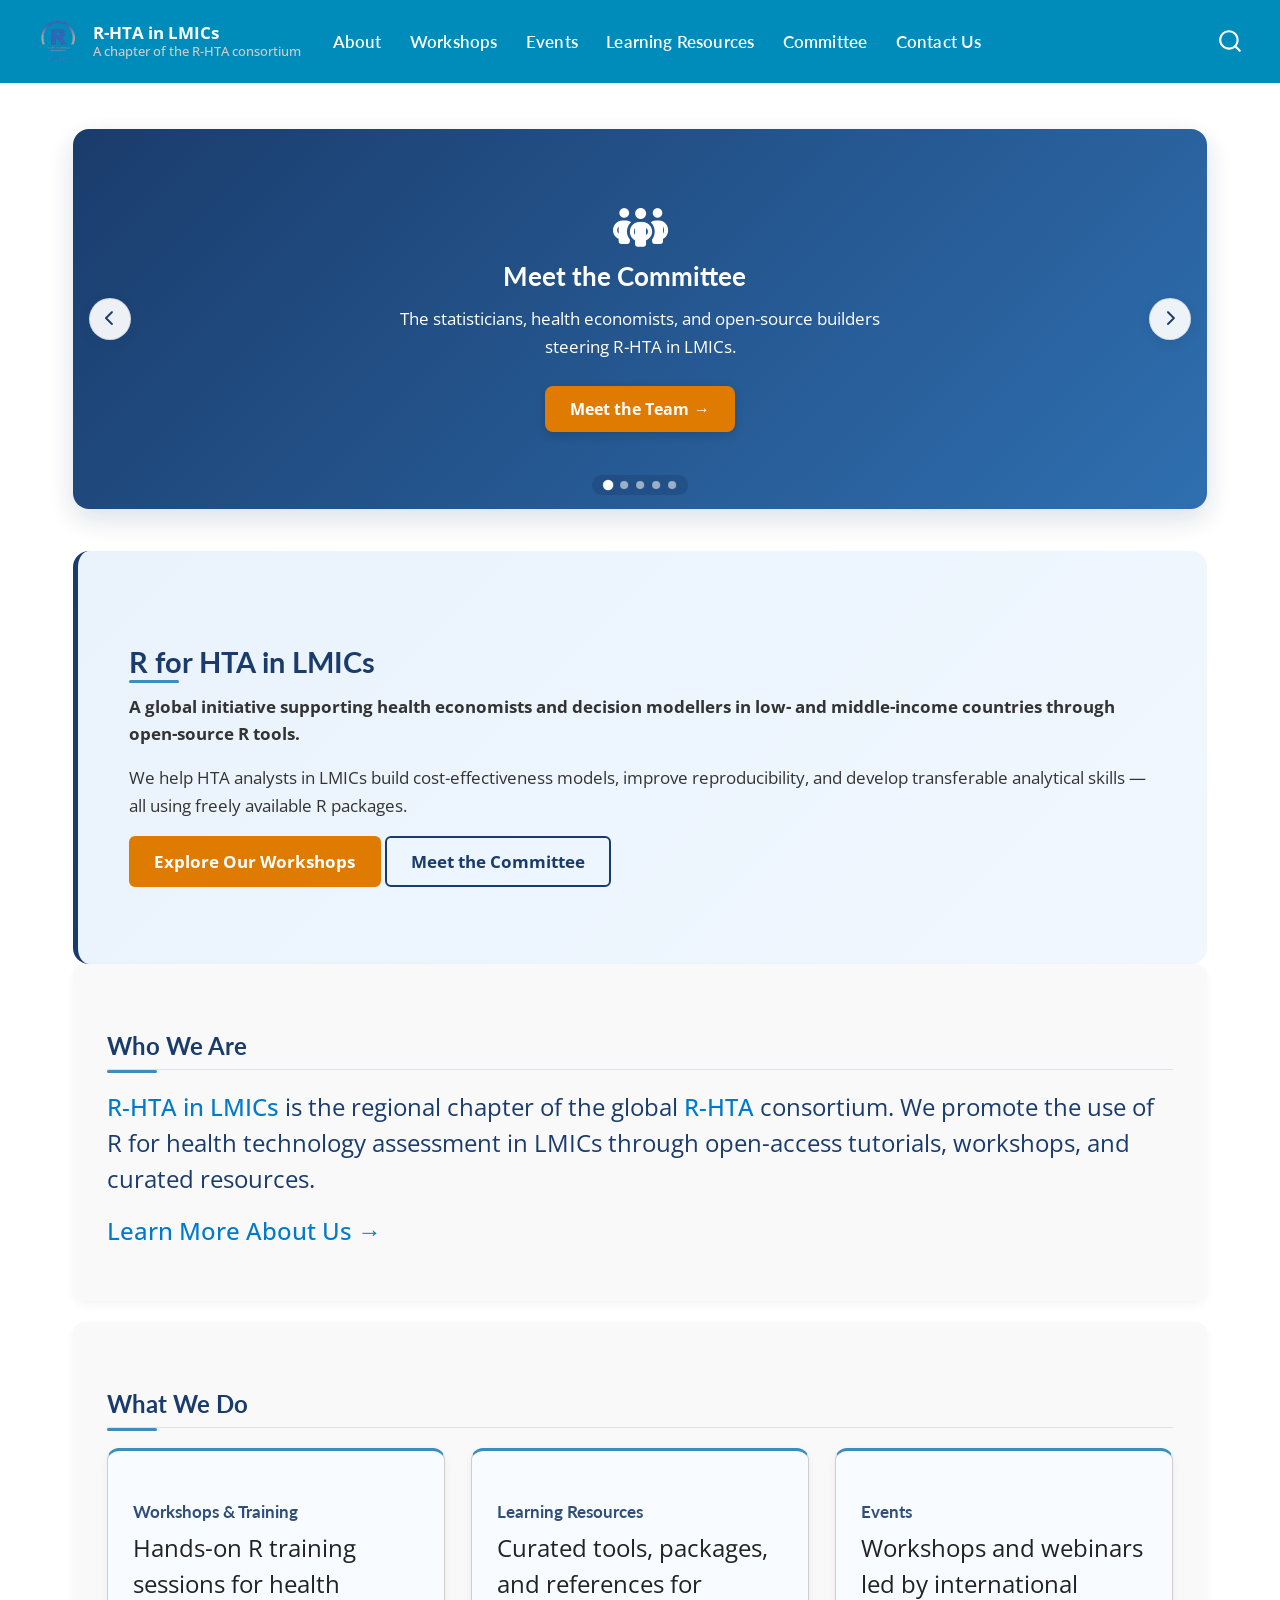
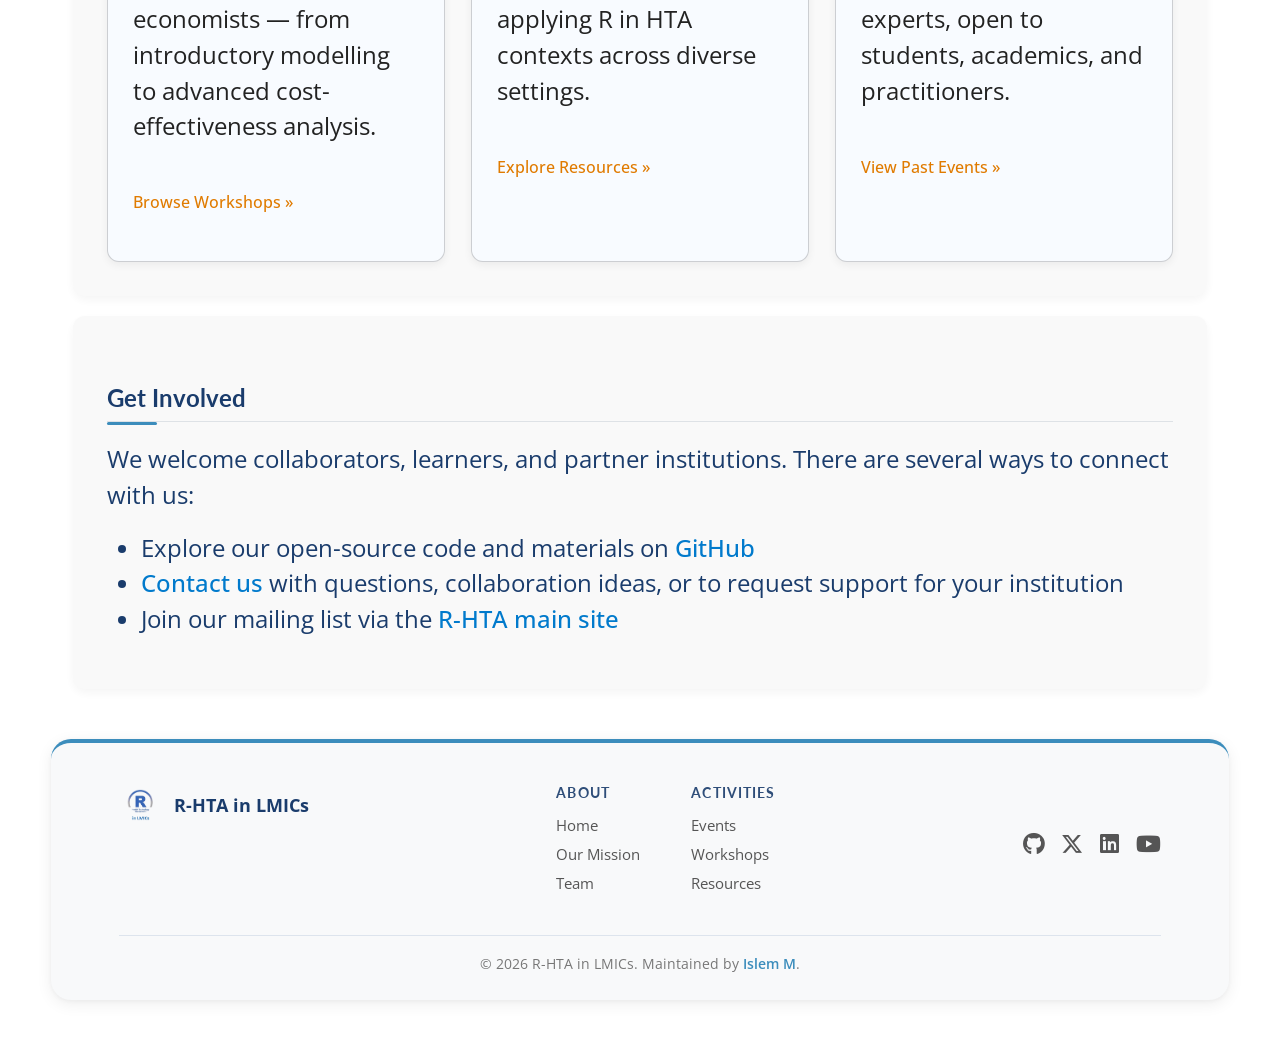
<file: index.html>
<!DOCTYPE html>
<html xmlns="http://www.w3.org/1999/xhtml" lang="en" xml:lang="en"><head>

<meta charset="utf-8">
<meta name="generator" content="quarto-1.10.18">

<meta name="viewport" content="width=device-width, initial-scale=1.0, user-scalable=yes">


<title>R-HTA in LMICs</title>
<style>
/* Default styles provided by pandoc.
** See https://pandoc.org/MANUAL.html#variables-for-html for config info.
*/
span.smallcaps{font-variant: small-caps;}
div.columns{display: flex; gap: 1.5em;}
div.column{flex: auto;}
@media screen {
div.columns{gap: min(4vw, 1.5em);}
div.column{overflow-x: auto;}
}
div.hanging-indent{margin-left: 1.5em; text-indent: -1.5em;}
ul.task-list{list-style: none;}
ul.task-list li input[type="checkbox"] {
  width: 0.8em;
  margin: 0 0.8em 0.2em -1em; /* quarto-specific, see https://github.com/quarto-dev/quarto-cli/issues/4556 */ 
  vertical-align: middle;
}
</style>


<script src="site_libs/quarto-nav/quarto-nav.js"></script>
<script src="site_libs/quarto-nav/headroom.min.js"></script>
<script src="site_libs/clipboard/clipboard.min.js"></script>
<script src="site_libs/quarto-search/autocomplete.umd.js"></script>
<script src="site_libs/quarto-search/fuse.min.js"></script>
<script src="site_libs/quarto-search/quarto-search.js"></script>
<meta name="quarto:offset" content="./">
<link href="./favicon-32x32.png" rel="icon" type="image/png">
<script src="site_libs/quarto-html/quarto.js" type="module"></script>
<script src="site_libs/quarto-html/tabsets/tabsets.js" type="module"></script>
<script src="site_libs/quarto-html/popper.min.js"></script>
<script src="site_libs/quarto-html/tippy.umd.min.js"></script>
<script src="site_libs/quarto-html/anchor.min.js"></script>
<link href="site_libs/quarto-html/tippy.css" rel="stylesheet">
<link href="site_libs/quarto-html/quarto-syntax-highlighting-64a204ab8560d761af7679ceaba22944.css" rel="stylesheet" id="quarto-text-highlighting-styles">
<script src="site_libs/bootstrap/bootstrap.min.js"></script>
<link href="site_libs/bootstrap/bootstrap-icons.css" rel="stylesheet">
<link href="site_libs/bootstrap/bootstrap-89bf13ec4319bff50ce537e56bf4cb29.min.css" rel="stylesheet" append-hash="true" id="quarto-bootstrap" data-mode="light">
<script id="quarto-search-options" type="application/json">{
  "location": "navbar",
  "copy-button": false,
  "collapse-after": 3,
  "panel-placement": "end",
  "type": "overlay",
  "limit": 50,
  "keyboard-shortcut": [
    "f",
    "/",
    "s"
  ],
  "show-item-context": false,
  "language": {
    "search-no-results-text": "No results",
    "search-matching-documents-text": "matching documents",
    "search-copy-link-title": "Copy link to search",
    "search-hide-matches-text": "Hide additional matches",
    "search-more-match-text": "more match in this document",
    "search-more-matches-text": "more matches in this document",
    "search-clear-button-title": "Clear",
    "search-text-placeholder": "",
    "search-detached-cancel-button-title": "Cancel",
    "search-submit-button-title": "Submit",
    "search-label": "Search"
  }
}</script>
<script>
  window.addEventListener("DOMContentLoaded", () => {
    const brand = document.querySelector(".navbar-brand");
    if (brand) {
      brand.innerHTML = `
        <div class="custom-brand">
          <img src="assets/images/logo2-removebg-preview.png" alt="Logo" class="custom-logo" />
          <div class="brand-text">
            <div class="brand-title">R-HTA in LMICs</div>
          <div class="brand-subtitle">A chapter of the R-HTA consortium</div>
          </div>
        </div>
      `;
    }
  });
</script>

<link rel="stylesheet" href="https://cdnjs.cloudflare.com/ajax/libs/font-awesome/6.4.0/css/all.min.css">
<link href="https://fonts.googleapis.com/css2?family=Lato:wght@300;400;700&amp;family=Open+Sans:wght@400;600&amp;display=swap" rel="stylesheet">


<link rel="stylesheet" href="styles.css">
<link rel="stylesheet" href="carousel.css">
</head>

<body class="nav-fixed quarto-light">

<div id="quarto-search-results"></div>
  <header id="quarto-header" class="headroom fixed-top">
    <nav class="navbar navbar-expand-lg " data-bs-theme="dark">
      <div class="navbar-container container-fluid">
      <div class="navbar-brand-container mx-auto">
    <a class="navbar-brand" href="./index.html">
    <span class="navbar-title">R-HTA in LMICs</span>
    </a>
  </div>
            <div id="quarto-search" class="" title="Search"></div>
          <button class="navbar-toggler" type="button" data-bs-toggle="collapse" data-bs-target="#navbarCollapse" aria-controls="navbarCollapse" role="menu" aria-expanded="false" aria-label="Toggle navigation" onclick="if (window.quartoToggleHeadroom) { window.quartoToggleHeadroom(); }">
  <span class="navbar-toggler-icon"></span>
</button>
          <div class="collapse navbar-collapse" id="navbarCollapse">
            <ul class="navbar-nav navbar-nav-scroll me-auto">
  <li class="nav-item">
    <a class="nav-link" href="./about.html"> 
<span class="menu-text">About</span></a>
  </li>  
  <li class="nav-item">
    <a class="nav-link" href="./workshops.html"> 
<span class="menu-text">Workshops</span></a>
  </li>  
  <li class="nav-item">
    <a class="nav-link" href="./past-events.html"> 
<span class="menu-text">Events</span></a>
  </li>  
  <li class="nav-item">
    <a class="nav-link" href="./resrcs.html"> 
<span class="menu-text">Learning Resources</span></a>
  </li>  
  <li class="nav-item">
    <a class="nav-link" href="./commitee.html"> 
<span class="menu-text">Committee</span></a>
  </li>  
  <li class="nav-item">
    <a class="nav-link" href="./contact.html"> 
<span class="menu-text">Contact Us</span></a>
  </li>  
</ul>
          </div> <!-- /navcollapse -->
            <div class="quarto-navbar-tools">
</div>
      </div> <!-- /container-fluid -->
    </nav>
</header>
<!-- content -->
<div id="quarto-content" class="quarto-container page-columns page-rows-contents page-layout-full page-navbar">
<!-- sidebar -->
<!-- margin-sidebar -->
    
<!-- main -->
<main class="content column-page" id="quarto-document-content"><header id="title-block-header" class="quarto-title-block"></header>




<section class="rhta-carousel-wrap">
<div class="rhta-carousel" id="rhtaCarousel">
<button class="rhta-arrow rhta-arrow--prev" id="rhtaPrev" aria-label="Previous slide"><i class="fa-solid fa-chevron-left"></i></button>
<button class="rhta-arrow rhta-arrow--next" id="rhtaNext" aria-label="Next slide"><i class="fa-solid fa-chevron-right"></i></button>
<div class="rhta-track" id="rhtaTrack">
<div class="rhta-slide rhta-slide--grad grad-1" data-duration="6000">
  <div class="rhta-slide-body rhta-slide-body--center">
    <i class="fa-solid fa-people-group rhta-icon"></i>
    <h3 class="anchored">Meet the Committee</h3>
    <p>The statisticians, health economists, and open-source builders steering R-HTA in LMICs.</p>
    <a class="rhta-btn" href="./commitee.html">Meet the Team →</a>
  </div>
</div>

<div class="rhta-slide rhta-slide--grad grad-2" data-duration="6000">
  <div class="rhta-slide-body rhta-slide-body--center">
    <i class="fa-solid fa-book-open rhta-icon"></i>
    <h3 class="anchored">Learning Resources</h3>
    <p>Curated R packages, tutorials, and case studies for HTA in real-world LMIC settings.</p>
    <a class="rhta-btn" href="./resrcs.html">Start Exploring →</a>
  </div>
</div>

<div class="rhta-slide rhta-slide--grad grad-3" data-duration="6000">
  <div class="rhta-slide-body rhta-slide-body--center">
    <i class="fa-brands fa-github rhta-icon"></i>
    <h3 class="anchored">Explore the Code</h3>
    <p>Open-source models, templates, and scripts, ready to fork, adapt, and reuse.</p>
    <a class="rhta-btn" href="https://github.com/R-HTA-in-LMICs" target="_blank">Visit GitHub →</a>
  </div>
</div>

<div class="rhta-slide rhta-slide--grad grad-4" data-duration="6000">
  <div class="rhta-slide-body rhta-slide-body--center">
    <i class="fa-solid fa-chalkboard-user rhta-icon"></i>
    <h3 class="anchored">Workshops &amp; Training</h3>
    <p>From your first R script to a full cost-effectiveness model, hands-on training for every level.</p>
    <a class="rhta-btn" href="./workshops.html">Browse Workshops →</a>
  </div>
</div>

<div class="rhta-slide rhta-slide--grad grad-5" data-duration="6000">
  <div class="rhta-slide-body rhta-slide-body--center">
    <i class="fa-solid fa-clock-rotate-left rhta-icon"></i>
    <h3 class="anchored">Past Events</h3>
    <p>Catch the recordings and highlights from webinars and workshops you may have missed.</p>
    <a class="rhta-btn" href="./past-events.html">See What You Missed →</a>
  </div>
</div>

</div><!-- /.rhta-track -->
<div class="rhta-dots" id="rhtaDots"></div>
</div><!-- /.rhta-carousel -->
</section>

<script>
(function () {
  const track    = document.getElementById('rhtaTrack');
  const dotsEl   = document.getElementById('rhtaDots');
  const prevBtn  = document.getElementById('rhtaPrev');
  const nextBtn  = document.getElementById('rhtaNext');
  const carousel = document.getElementById('rhtaCarousel');
  if (!track) return;

  const slides = Array.from(track.children);
  let index = 0;
  let timer = null;

  slides.forEach((_, i) => {
    const dot = document.createElement('button');
    dot.className = 'rhta-dot' + (i === 0 ? ' is-active' : '');
    dot.setAttribute('aria-label', 'Go to slide ' + (i + 1));
    dot.addEventListener('click', () => { goTo(i); schedule(); });
    dotsEl.appendChild(dot);
  });
  const dots = Array.from(dotsEl.children);

  function animateIn(slideEl) {
    const body = slideEl.querySelector('.rhta-slide-body');
    if (!body) return;
    body.classList.remove('rhta-anim-in');
    void body.offsetWidth; // force reflow so the animation replays
    body.classList.add('rhta-anim-in');
  }

  function goTo(i) {
    index = (i + slides.length) % slides.length;
    track.style.transform = 'translateX(-' + (index * 100) + '%)';
    dots.forEach((d, di) => d.classList.toggle('is-active', di === index));
    carousel.classList.toggle('is-event-active', slides[index].classList.contains('rhta-slide--event'));
    animateIn(slides[index]);
  }
  function next() { goTo(index + 1); }
  function prev() { goTo(index - 1); }

  function schedule() {
    stop();
    if (slides.length > 1) {
      const dur = parseInt(slides[index].dataset.duration, 10) || 6000;
      timer = setTimeout(() => { next(); schedule(); }, dur);
    }
  }
  function stop() { if (timer) clearTimeout(timer); }

  nextBtn.addEventListener('click', () => { next(); schedule(); });
  prevBtn.addEventListener('click', () => { prev(); schedule(); });
  carousel.addEventListener('mouseenter', stop);
  carousel.addEventListener('mouseleave', schedule);
  carousel.addEventListener('focusin', stop);
  carousel.addEventListener('focusout', schedule);

  let touchStartX = 0;
  track.addEventListener('touchstart', e => { touchStartX = e.touches[0].clientX; }, { passive: true });
  track.addEventListener('touchend', e => {
    const diff = e.changedTouches[0].clientX - touchStartX;
    if (Math.abs(diff) > 40) { diff < 0 ? next() : prev(); schedule(); }
  }, { passive: true });

  carousel.setAttribute('tabindex', '0');
  carousel.addEventListener('keydown', e => {
    if (e.key === 'ArrowRight') { next(); schedule(); }
    if (e.key === 'ArrowLeft')  { prev(); schedule(); }
  });

  if (slides.length <= 1) {
    prevBtn.style.display = 'none';
    nextBtn.style.display = 'none';
  }

  goTo(0);
  schedule();
})();
</script>
<section id="r-for-hta-in-lmics" class="level1 hero" style="background: linear-gradient(135deg, #eaf3fc 0%, #f0f7ff 100%); padding: 3.5rem 3rem; border-radius: 16px; text-align: left; border-left: 5px solid #1a3c6c;">
<h1>R for HTA in LMICs</h1>
<p><strong>A global initiative supporting health economists and decision modellers in low- and middle-income countries through open-source R tools.</strong></p>
<p>We help HTA analysts in LMICs build cost-effectiveness models, improve reproducibility, and develop transferable analytical skills — all using freely available R packages.</p>
<p><a href="./workshops.html" class="btn btn-primary">Explore Our Workshops</a> <a href="./commitee.html" class="btn btn-outline">Meet the Committee</a></p>
</section>
<section id="who-we-are" class="level2 section-title section-box">
<h2 class="section-title anchored" data-anchor-id="who-we-are">Who We Are</h2>
<p><a href="./about.html">R-HTA in LMICs</a> is the regional chapter of the global <a href="https://r-hta.org/" target="_blank">R-HTA</a> consortium. We promote the use of R for health technology assessment in LMICs through open-access tutorials, workshops, and curated resources.</p>
<p><a href="./about.html">Learn More About Us →</a></p>
</section>
<section id="what-we-do" class="level2 section-title section-box">
<h2 class="section-title anchored" data-anchor-id="what-we-do">What We Do</h2>
<div class="card-grid">
<section id="workshops-training" class="level3 card">
<h3 class="anchored" data-anchor-id="workshops-training">Workshops &amp; Training</h3>
<p>Hands-on R training sessions for health economists — from introductory modelling to advanced cost-effectiveness analysis.</p>
<div class="past-events-link">
<p><a href="./workshops.html">Browse Workshops »</a></p>
</div>
</section>
<section id="learning-resources" class="level3 card">
<h3 class="anchored" data-anchor-id="learning-resources">Learning Resources</h3>
<p>Curated tools, packages, and references for applying R in HTA contexts across diverse settings.</p>
<div class="past-events-link">
<p><a href="./resrcs.html">Explore Resources »</a></p>
</div>
</section>
<section id="events" class="level3 card">
<h3 class="anchored" data-anchor-id="events">Events</h3>
<p>Workshops and webinars led by international experts, open to students, academics, and practitioners.</p>
<div class="past-events-link">
<p><a href="./past-events.html">View Past Events »</a></p>
</div>
</section>
</div>
</section>
<section id="get-involved" class="level2 section-title section-box">
<h2 class="section-title anchored" data-anchor-id="get-involved">Get Involved</h2>
<p>We welcome collaborators, learners, and partner institutions. There are several ways to connect with us:</p>
<ul>
<li>Explore our open-source code and materials on <a href="https://github.com/R-HTA-in-LMICs" target="_blank">GitHub</a></li>
<li><a href="./contact.html">Contact us</a> with questions, collaboration ideas, or to request support for your institution</li>
<li>Join our mailing list via the <a href="https://r-hta.org/" target="_blank">R-HTA main site</a></li>
</ul>
</section>



</main> <!-- /main -->
<!-- Outer wrapper: JS below corrects width + position after render -->
<div class="site-footer-outer">

  <footer class="site-footer">

    <div class="footer-container">

      <!-- Logo and Brand -->
<!-- Logo and Brand -->
<a href="index.html" class="footer-brand-link">
  <div class="footer-brand">
    <img src="assets/images/logo2-removebg-preview.png" alt="R-HTA in LMICs Logo" class="footer-logo">
    <span class="footer-title">R-HTA in LMICs</span>
  </div>
</a>

      <!-- Site Links -->
      <div class="footer-links">
        <div class="link-column">
          <h4>About</h4>
          <a href="index.html">Home</a>
          <a href="about.html">Our Mission</a>
          <a href="commitee.html">Team</a>
        </div>
        <div class="link-column">
          <h4>Activities</h4>
          <a href="past-events.html">Events</a>
          <a href="workshops.html">Workshops</a>
          <a href="resrcs.html">Resources</a>
        </div>
      </div>

      <!-- Social Icons -->
      <div class="footer-social">
        <a href="https://github.com/R-HTA-in-LMICs" target="_blank" rel="noopener noreferrer" aria-label="GitHub"><i class="fab fa-github"></i></a>
        <a href="https://x.com/rhta_lmics" target="_blank" rel="noopener noreferrer" aria-label="X / Twitter"><i class="fab fa-x-twitter"></i></a>
        <a href="https://www.linkedin.com/company/r-hta-in-lmics/" target="_blank" rel="noopener noreferrer" aria-label="LinkedIn"><i class="fab fa-linkedin"></i></a>
        <a href="https://www.youtube.com/@r-htainlmics4175" target="_blank" rel="noopener noreferrer" aria-label="YouTube"><i class="fab fa-youtube"></i></a>
      </div>

    </div>

    <!-- Bottom copyright bar — inside the card -->
    <div class="footer-bottom-wrapper">
      <div class="footer-bottom">
        © 2026 R-HTA in LMICs. Maintained by
        <a href="https://www.linkedin.com/in/islem-meherzi-bba309b3/" target="_blank" rel="noopener noreferrer">Islem M</a>.
      </div>
    </div>

  </footer>

</div><!-- /.site-footer-outer -->

<script>
(function () {
  function stretchFooter() {
    var outer = document.querySelector('.site-footer-outer');
    if (!outer) return;

    /* 1. Reset any previous inline styles so getBoundingClientRect is clean */
    outer.style.marginLeft = '';
    outer.style.width = '';

    /* 2. Measure where the element currently starts (its left edge from viewport) */
    var leftOffset = outer.getBoundingClientRect().left;

    /* 3. clientWidth excludes the scrollbar — no asymmetry bug */
    var viewportWidth = document.documentElement.clientWidth;

    /* 4. Pull it to the left viewport edge and stretch it full-width */
    outer.style.marginLeft  = (-leftOffset) + 'px';
    outer.style.width       = viewportWidth + 'px';
  }

  /* Run on load and on every resize */
  if (document.readyState === 'loading') {
    document.addEventListener('DOMContentLoaded', stretchFooter);
  } else {
    stretchFooter();
  }
  window.addEventListener('resize', stretchFooter);
})();
</script>
<script id="quarto-html-after-body" type="application/javascript">
  window.document.addEventListener("DOMContentLoaded", function (event) {
    const icon = "";
    const anchorJS = new window.AnchorJS();
    anchorJS.options = {
      placement: 'right',
      icon: icon
    };
    anchorJS.add('.anchored');
    const isCodeAnnotation = (el) => {
      for (const clz of el.classList) {
        if (clz.startsWith('code-annotation-')) {                     
          return true;
        }
      }
      return false;
    }
    const onCopySuccess = function(e) {
      // button target
      const button = e.trigger;
      // don't keep focus
      button.blur();
      // flash "checked"
      button.classList.add('code-copy-button-checked');
      var currentTitle = button.getAttribute("title");
      button.setAttribute("title", "Copied!");
      let tooltip;
      if (window.bootstrap) {
        button.setAttribute("data-bs-toggle", "tooltip");
        button.setAttribute("data-bs-placement", "left");
        button.setAttribute("data-bs-title", "Copied!");
        tooltip = new bootstrap.Tooltip(button, 
          { trigger: "manual", 
            customClass: "code-copy-button-tooltip",
            offset: [0, -8]});
        tooltip.show();    
      }
      setTimeout(function() {
        if (tooltip) {
          tooltip.hide();
          button.removeAttribute("data-bs-title");
          button.removeAttribute("data-bs-toggle");
          button.removeAttribute("data-bs-placement");
        }
        button.setAttribute("title", currentTitle);
        button.classList.remove('code-copy-button-checked');
      }, 1000);
      // clear code selection
      e.clearSelection();
    }
    const getTextToCopy = function(trigger) {
      const outerScaffold = trigger.parentElement.cloneNode(true);
      const codeEl = outerScaffold.querySelector('code');
      for (const childEl of codeEl.children) {
        if (isCodeAnnotation(childEl)) {
          childEl.remove();
        }
      }
      return codeEl.innerText;
    }
    const clipboard = new window.ClipboardJS('.code-copy-button:not([data-in-quarto-modal])', {
      text: getTextToCopy
    });
    clipboard.on('success', onCopySuccess);
    if (window.document.getElementById('quarto-embedded-source-code-modal')) {
      const clipboardModal = new window.ClipboardJS('.code-copy-button[data-in-quarto-modal]', {
        text: getTextToCopy,
        container: window.document.getElementById('quarto-embedded-source-code-modal')
      });
      clipboardModal.on('success', onCopySuccess);
    }
      var localhostRegex = new RegExp(/^(?:http|https):\/\/localhost\:?[0-9]*\//);
      var mailtoRegex = new RegExp(/^mailto:/);
        var filterRegex = new RegExp("https:\/\/r-hta-in-lmics\.github\.io\/New_Rhta_Lmics_website\/");
      var isInternal = (href) => {
          return filterRegex.test(href) || localhostRegex.test(href) || mailtoRegex.test(href);
      }
      // Inspect non-navigation links and adorn them if external
     var links = window.document.querySelectorAll('a[href]:not(.nav-link):not(.navbar-brand):not(.toc-action):not(.sidebar-link):not(.sidebar-item-toggle):not(.pagination-link):not(.no-external):not([aria-hidden]):not(.dropdown-item):not(.quarto-navigation-tool):not(.about-link)');
      for (var i=0; i<links.length; i++) {
        const link = links[i];
        if (!isInternal(link.href)) {
          // undo the damage that might have been done by quarto-nav.js in the case of
          // links that we want to consider external
          if (link.dataset.originalHref !== undefined) {
            link.href = link.dataset.originalHref;
          }
        }
      }
    function tippyHover(el, contentFn, onTriggerFn, onUntriggerFn) {
      const config = {
        allowHTML: true,
        maxWidth: 500,
        delay: 100,
        arrow: false,
        appendTo: function(el) {
            return el.parentElement;
        },
        interactive: true,
        interactiveBorder: 10,
        theme: 'quarto',
        placement: 'bottom-start',
      };
      if (contentFn) {
        config.content = contentFn;
      }
      if (onTriggerFn) {
        config.onTrigger = onTriggerFn;
      }
      if (onUntriggerFn) {
        config.onUntrigger = onUntriggerFn;
      }
      window.tippy(el, config); 
    }
    const noterefs = window.document.querySelectorAll('a[role="doc-noteref"]');
    for (var i=0; i<noterefs.length; i++) {
      const ref = noterefs[i];
      tippyHover(ref, function() {
        // use id or data attribute instead here
        let href = ref.getAttribute('data-footnote-href') || ref.getAttribute('href');
        try { href = new URL(href).hash; } catch {}
        const id = href.replace(/^#\/?/, "");
        const note = window.document.getElementById(id);
        if (note) {
          return note.innerHTML;
        } else {
          return "";
        }
      });
    }
    const xrefs = window.document.querySelectorAll('a.quarto-xref');
    const processXRef = (id, note) => {
      // Strip column container classes
      const stripColumnClz = (el) => {
        el.classList.remove("page-full", "page-columns");
        if (el.children) {
          for (const child of el.children) {
            stripColumnClz(child);
          }
        }
      }
      stripColumnClz(note)
      if (id === null || id.startsWith('sec-')) {
        // Special case sections, only their first couple elements
        const container = document.createElement("div");
        if (note.children && note.children.length > 2) {
          container.appendChild(note.children[0].cloneNode(true));
          for (let i = 1; i < note.children.length; i++) {
            const child = note.children[i];
            if (child.tagName === "P" && child.innerText === "") {
              continue;
            } else {
              container.appendChild(child.cloneNode(true));
              break;
            }
          }
          if (window.Quarto?.typesetMath) {
            window.Quarto.typesetMath(container);
          }
          return container.innerHTML
        } else {
          if (window.Quarto?.typesetMath) {
            window.Quarto.typesetMath(note);
          }
          return note.innerHTML;
        }
      } else {
        // Remove any anchor links if they are present
        const anchorLink = note.querySelector('a.anchorjs-link');
        if (anchorLink) {
          anchorLink.remove();
        }
        if (window.Quarto?.typesetMath) {
          window.Quarto.typesetMath(note);
        }
        if (note.classList.contains("callout")) {
          return note.outerHTML;
        } else {
          return note.innerHTML;
        }
      }
    }
    for (var i=0; i<xrefs.length; i++) {
      const xref = xrefs[i];
      tippyHover(xref, undefined, function(instance) {
        instance.disable();
        let url = xref.getAttribute('href');
        let hash = undefined; 
        if (url.startsWith('#')) {
          hash = url;
        } else {
          try { hash = new URL(url).hash; } catch {}
        }
        if (hash) {
          const id = hash.replace(/^#\/?/, "");
          const note = window.document.getElementById(id);
          if (note !== null) {
            try {
              const html = processXRef(id, note.cloneNode(true));
              instance.setContent(html);
            } finally {
              instance.enable();
              instance.show();
            }
          } else {
            // See if we can fetch this
            fetch(url.split('#')[0])
            .then(res => res.text())
            .then(html => {
              const parser = new DOMParser();
              const htmlDoc = parser.parseFromString(html, "text/html");
              const note = htmlDoc.getElementById(id);
              if (note !== null) {
                const html = processXRef(id, note);
                instance.setContent(html);
              } 
            }).finally(() => {
              instance.enable();
              instance.show();
            });
          }
        } else {
          // See if we can fetch a full url (with no hash to target)
          // This is a special case and we should probably do some content thinning / targeting
          fetch(url)
          .then(res => res.text())
          .then(html => {
            const parser = new DOMParser();
            const htmlDoc = parser.parseFromString(html, "text/html");
            const note = htmlDoc.querySelector('main.content');
            if (note !== null) {
              // This should only happen for chapter cross references
              // (since there is no id in the URL)
              // remove the first header
              if (note.children.length > 0 && note.children[0].tagName === "HEADER") {
                note.children[0].remove();
              }
              const html = processXRef(null, note);
              instance.setContent(html);
            } 
          }).finally(() => {
            instance.enable();
            instance.show();
          });
        }
      }, function(instance) {
      });
    }
        let selectedAnnoteEl;
        const selectorForAnnotation = ( cell, annotation) => {
          let cellAttr = 'data-code-cell="' + cell + '"';
          let lineAttr = 'data-code-annotation="' +  annotation + '"';
          const selector = 'span[' + cellAttr + '][' + lineAttr + ']';
          return selector;
        }
        const selectCodeLines = (annoteEl) => {
          const doc = window.document;
          const targetCell = annoteEl.getAttribute("data-target-cell");
          const targetAnnotation = annoteEl.getAttribute("data-target-annotation");
          const annoteSpan = window.document.querySelector(selectorForAnnotation(targetCell, targetAnnotation));
          const lines = annoteSpan.getAttribute("data-code-lines").split(",");
          const lineIds = lines.map((line) => {
            return targetCell + "-" + line;
          })
          let top = null;
          let height = null;
          let parent = null;
          if (lineIds.length > 0) {
              //compute the position of the single el (top and bottom and make a div)
              const el = window.document.getElementById(lineIds[0]);
              top = el.offsetTop;
              height = el.offsetHeight;
              parent = el.parentElement.parentElement;
            if (lineIds.length > 1) {
              const lastEl = window.document.getElementById(lineIds[lineIds.length - 1]);
              const bottom = lastEl.offsetTop + lastEl.offsetHeight;
              height = bottom - top;
            }
            if (top !== null && height !== null && parent !== null) {
              // cook up a div (if necessary) and position it 
              let div = window.document.getElementById("code-annotation-line-highlight");
              if (div === null) {
                div = window.document.createElement("div");
                div.setAttribute("id", "code-annotation-line-highlight");
                div.style.position = 'absolute';
                parent.appendChild(div);
              }
              div.style.top = top - 2 + "px";
              div.style.height = height + 4 + "px";
              div.style.left = 0;
              let gutterDiv = window.document.getElementById("code-annotation-line-highlight-gutter");
              if (gutterDiv === null) {
                gutterDiv = window.document.createElement("div");
                gutterDiv.setAttribute("id", "code-annotation-line-highlight-gutter");
                gutterDiv.style.position = 'absolute';
                const codeCell = window.document.getElementById(targetCell);
                const gutter = codeCell.querySelector('.code-annotation-gutter');
                gutter.appendChild(gutterDiv);
              }
              gutterDiv.style.top = top - 2 + "px";
              gutterDiv.style.height = height + 4 + "px";
            }
            selectedAnnoteEl = annoteEl;
          }
        };
        const unselectCodeLines = () => {
          const elementsIds = ["code-annotation-line-highlight", "code-annotation-line-highlight-gutter"];
          elementsIds.forEach((elId) => {
            const div = window.document.getElementById(elId);
            if (div) {
              div.remove();
            }
          });
          selectedAnnoteEl = undefined;
        };
          // Handle positioning of the toggle
      window.addEventListener(
        "resize",
        throttle(() => {
          elRect = undefined;
          if (selectedAnnoteEl) {
            selectCodeLines(selectedAnnoteEl);
          }
        }, 10)
      );
      function throttle(fn, ms) {
      let throttle = false;
      let timer;
        return (...args) => {
          if(!throttle) { // first call gets through
              fn.apply(this, args);
              throttle = true;
          } else { // all the others get throttled
              if(timer) clearTimeout(timer); // cancel #2
              timer = setTimeout(() => {
                fn.apply(this, args);
                timer = throttle = false;
              }, ms);
          }
        };
      }
        // Attach click handler to the DT
        const annoteDls = window.document.querySelectorAll('dt[data-target-cell]');
        for (const annoteDlNode of annoteDls) {
          annoteDlNode.addEventListener('click', (event) => {
            const clickedEl = event.target;
            if (clickedEl !== selectedAnnoteEl) {
              unselectCodeLines();
              const activeEl = window.document.querySelector('dt[data-target-cell].code-annotation-active');
              if (activeEl) {
                activeEl.classList.remove('code-annotation-active');
              }
              selectCodeLines(clickedEl);
              clickedEl.classList.add('code-annotation-active');
            } else {
              // Unselect the line
              unselectCodeLines();
              clickedEl.classList.remove('code-annotation-active');
            }
          });
        }
    const findCites = (el) => {
      const parentEl = el.parentElement;
      if (parentEl) {
        const cites = parentEl.dataset.cites;
        if (cites) {
          return {
            el,
            cites: cites.split(' ')
          };
        } else {
          return findCites(el.parentElement)
        }
      } else {
        return undefined;
      }
    };
    var bibliorefs = window.document.querySelectorAll('a[role="doc-biblioref"]');
    for (var i=0; i<bibliorefs.length; i++) {
      const ref = bibliorefs[i];
      const citeInfo = findCites(ref);
      if (citeInfo) {
        tippyHover(citeInfo.el, function() {
          var popup = window.document.createElement('div');
          citeInfo.cites.forEach(function(cite) {
            var citeDiv = window.document.createElement('div');
            citeDiv.classList.add('hanging-indent');
            citeDiv.classList.add('csl-entry');
            var biblioDiv = window.document.getElementById('ref-' + cite);
            if (biblioDiv) {
              citeDiv.innerHTML = biblioDiv.innerHTML;
            }
            popup.appendChild(citeDiv);
          });
          return popup.innerHTML;
        });
      }
    }
  });
  </script>
</div> <!-- /content -->




</body></html>
</file>
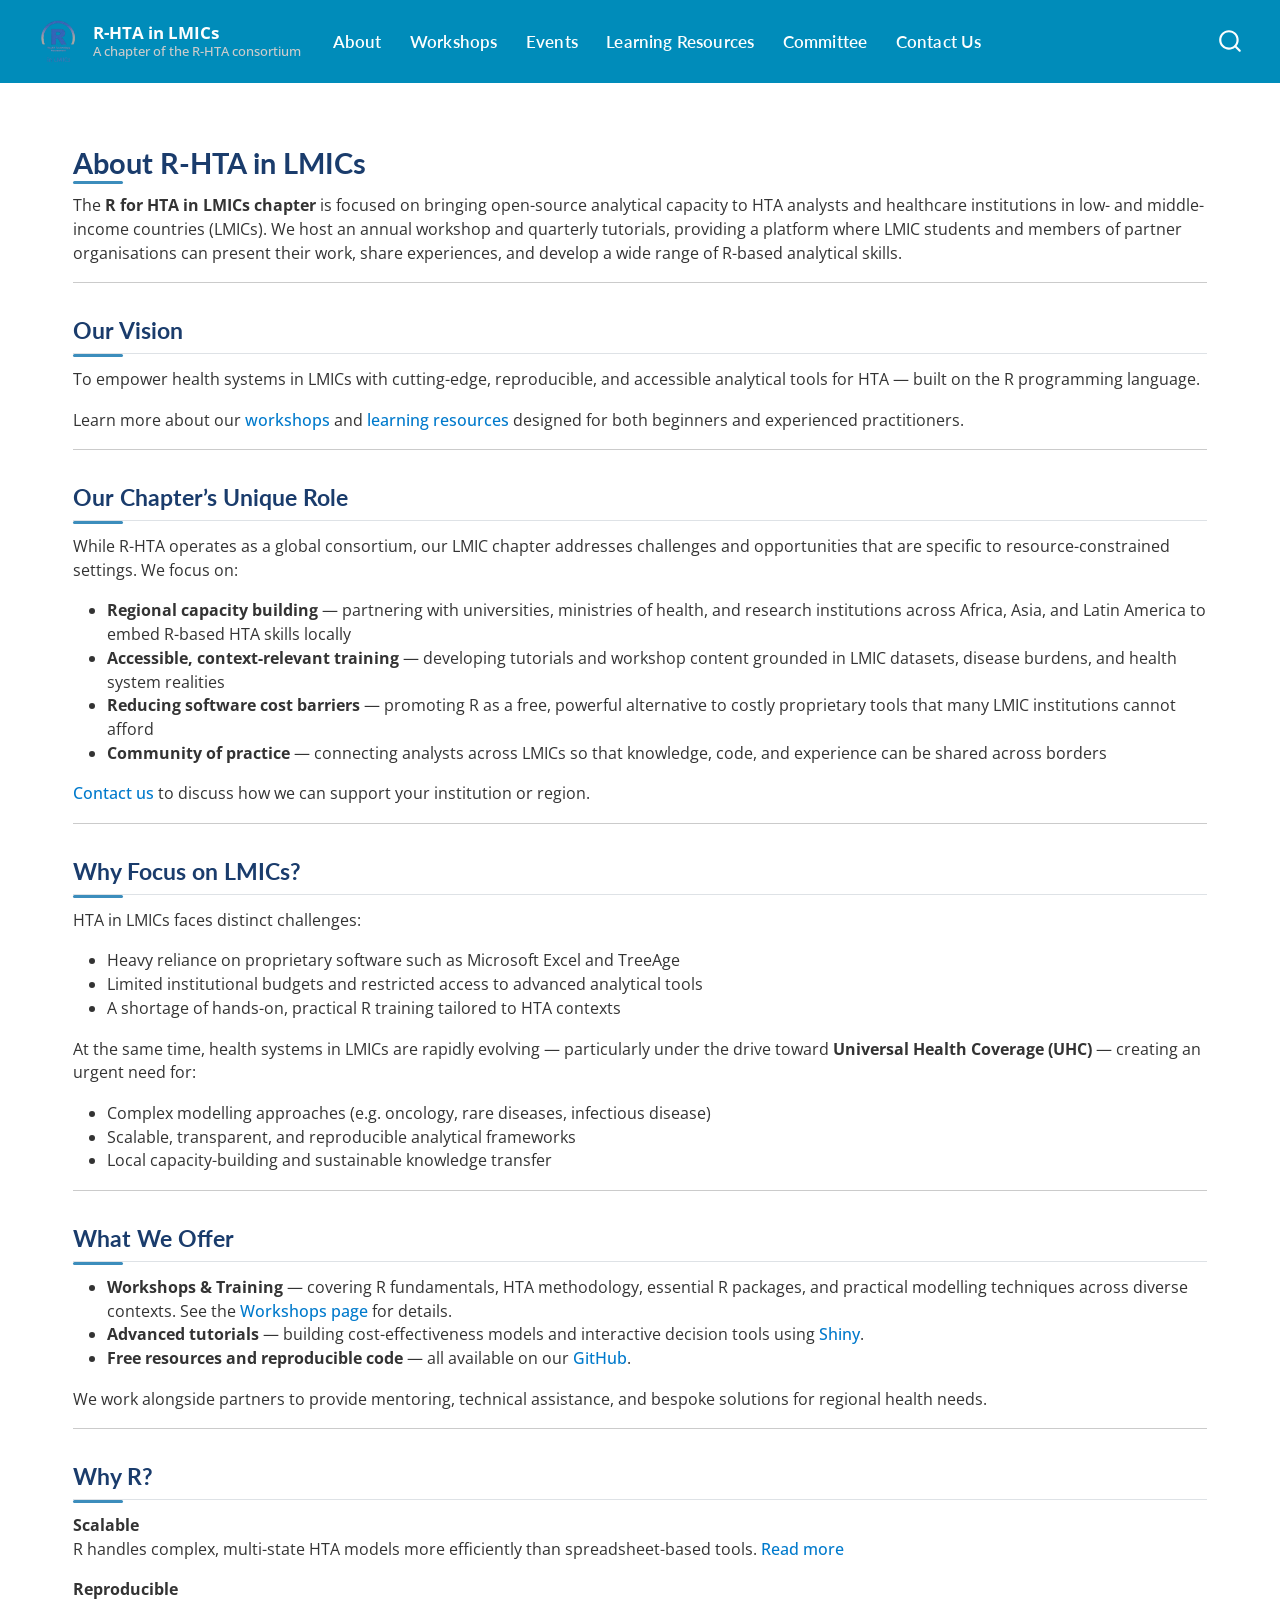
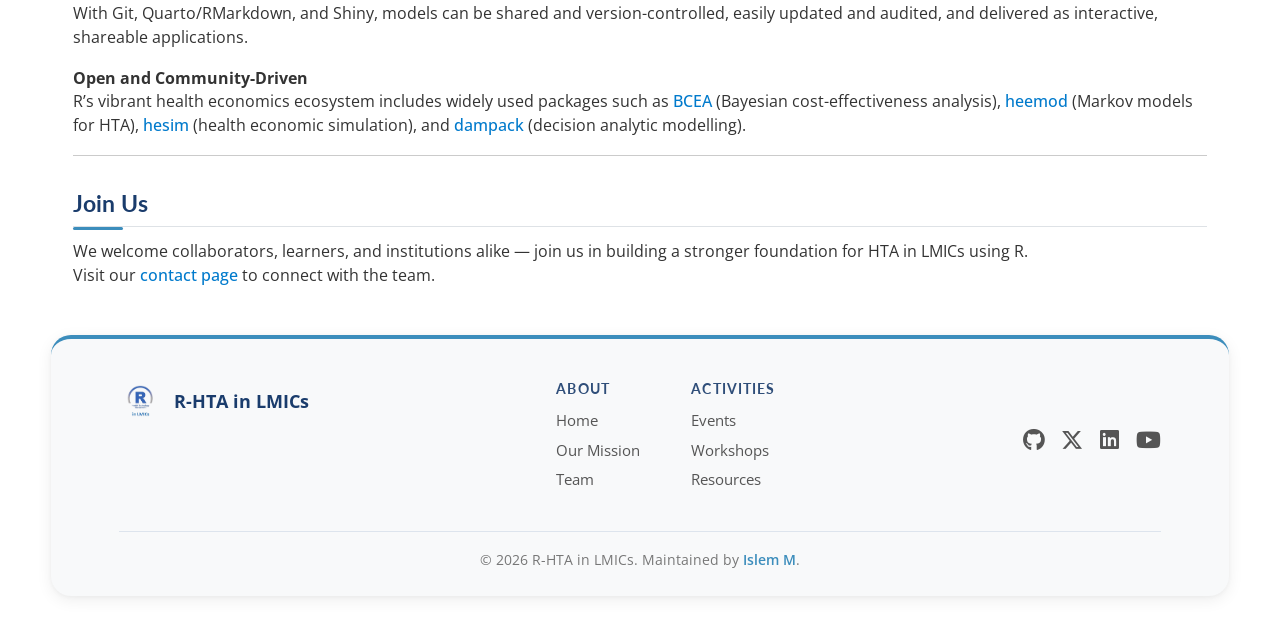
<file: about.html>
<!DOCTYPE html>
<html xmlns="http://www.w3.org/1999/xhtml" lang="en" xml:lang="en"><head>

<meta charset="utf-8">
<meta name="generator" content="quarto-1.10.18">

<meta name="viewport" content="width=device-width, initial-scale=1.0, user-scalable=yes">


<title>about – R-HTA in LMICs</title>
<style>
/* Default styles provided by pandoc.
** See https://pandoc.org/MANUAL.html#variables-for-html for config info.
*/
span.smallcaps{font-variant: small-caps;}
div.columns{display: flex; gap: 1.5em;}
div.column{flex: auto;}
@media screen {
div.columns{gap: min(4vw, 1.5em);}
div.column{overflow-x: auto;}
}
div.hanging-indent{margin-left: 1.5em; text-indent: -1.5em;}
ul.task-list{list-style: none;}
ul.task-list li input[type="checkbox"] {
  width: 0.8em;
  margin: 0 0.8em 0.2em -1em; /* quarto-specific, see https://github.com/quarto-dev/quarto-cli/issues/4556 */ 
  vertical-align: middle;
}
</style>


<script src="site_libs/quarto-nav/quarto-nav.js"></script>
<script src="site_libs/quarto-nav/headroom.min.js"></script>
<script src="site_libs/clipboard/clipboard.min.js"></script>
<script src="site_libs/quarto-search/autocomplete.umd.js"></script>
<script src="site_libs/quarto-search/fuse.min.js"></script>
<script src="site_libs/quarto-search/quarto-search.js"></script>
<meta name="quarto:offset" content="./">
<link href="./favicon-32x32.png" rel="icon" type="image/png">
<script src="site_libs/quarto-html/quarto.js" type="module"></script>
<script src="site_libs/quarto-html/tabsets/tabsets.js" type="module"></script>
<script src="site_libs/quarto-html/popper.min.js"></script>
<script src="site_libs/quarto-html/tippy.umd.min.js"></script>
<script src="site_libs/quarto-html/anchor.min.js"></script>
<link href="site_libs/quarto-html/tippy.css" rel="stylesheet">
<link href="site_libs/quarto-html/quarto-syntax-highlighting-64a204ab8560d761af7679ceaba22944.css" rel="stylesheet" id="quarto-text-highlighting-styles">
<script src="site_libs/bootstrap/bootstrap.min.js"></script>
<link href="site_libs/bootstrap/bootstrap-icons.css" rel="stylesheet">
<link href="site_libs/bootstrap/bootstrap-89bf13ec4319bff50ce537e56bf4cb29.min.css" rel="stylesheet" append-hash="true" id="quarto-bootstrap" data-mode="light">
<script id="quarto-search-options" type="application/json">{
  "location": "navbar",
  "copy-button": false,
  "collapse-after": 3,
  "panel-placement": "end",
  "type": "overlay",
  "limit": 50,
  "keyboard-shortcut": [
    "f",
    "/",
    "s"
  ],
  "show-item-context": false,
  "language": {
    "search-no-results-text": "No results",
    "search-matching-documents-text": "matching documents",
    "search-copy-link-title": "Copy link to search",
    "search-hide-matches-text": "Hide additional matches",
    "search-more-match-text": "more match in this document",
    "search-more-matches-text": "more matches in this document",
    "search-clear-button-title": "Clear",
    "search-text-placeholder": "",
    "search-detached-cancel-button-title": "Cancel",
    "search-submit-button-title": "Submit",
    "search-label": "Search"
  }
}</script>
<script>
  window.addEventListener("DOMContentLoaded", () => {
    const brand = document.querySelector(".navbar-brand");
    if (brand) {
      brand.innerHTML = `
        <div class="custom-brand">
          <img src="assets/images/logo2-removebg-preview.png" alt="Logo" class="custom-logo" />
          <div class="brand-text">
            <div class="brand-title">R-HTA in LMICs</div>
          <div class="brand-subtitle">A chapter of the R-HTA consortium</div>
          </div>
        </div>
      `;
    }
  });
</script>

<link rel="stylesheet" href="https://cdnjs.cloudflare.com/ajax/libs/font-awesome/6.4.0/css/all.min.css">
<link href="https://fonts.googleapis.com/css2?family=Lato:wght@300;400;700&amp;family=Open+Sans:wght@400;600&amp;display=swap" rel="stylesheet">


<link rel="stylesheet" href="styles.css">
</head>

<body class="nav-fixed quarto-light">

<div id="quarto-search-results"></div>
  <header id="quarto-header" class="headroom fixed-top">
    <nav class="navbar navbar-expand-lg " data-bs-theme="dark">
      <div class="navbar-container container-fluid">
      <div class="navbar-brand-container mx-auto">
    <a class="navbar-brand" href="./index.html">
    <span class="navbar-title">R-HTA in LMICs</span>
    </a>
  </div>
            <div id="quarto-search" class="" title="Search"></div>
          <button class="navbar-toggler" type="button" data-bs-toggle="collapse" data-bs-target="#navbarCollapse" aria-controls="navbarCollapse" role="menu" aria-expanded="false" aria-label="Toggle navigation" onclick="if (window.quartoToggleHeadroom) { window.quartoToggleHeadroom(); }">
  <span class="navbar-toggler-icon"></span>
</button>
          <div class="collapse navbar-collapse" id="navbarCollapse">
            <ul class="navbar-nav navbar-nav-scroll me-auto">
  <li class="nav-item">
    <a class="nav-link active" href="./about.html" aria-current="page"> 
<span class="menu-text">About</span></a>
  </li>  
  <li class="nav-item">
    <a class="nav-link" href="./workshops.html"> 
<span class="menu-text">Workshops</span></a>
  </li>  
  <li class="nav-item">
    <a class="nav-link" href="./past-events.html"> 
<span class="menu-text">Events</span></a>
  </li>  
  <li class="nav-item">
    <a class="nav-link" href="./resrcs.html"> 
<span class="menu-text">Learning Resources</span></a>
  </li>  
  <li class="nav-item">
    <a class="nav-link" href="./commitee.html"> 
<span class="menu-text">Committee</span></a>
  </li>  
  <li class="nav-item">
    <a class="nav-link" href="./contact.html"> 
<span class="menu-text">Contact Us</span></a>
  </li>  
</ul>
          </div> <!-- /navcollapse -->
            <div class="quarto-navbar-tools">
</div>
      </div> <!-- /container-fluid -->
    </nav>
</header>
<!-- content -->
<div id="quarto-content" class="quarto-container page-columns page-rows-contents page-layout-full page-navbar">
<!-- sidebar -->
<!-- margin-sidebar -->
    
<!-- main -->
<main class="content column-page" id="quarto-document-content"><header id="title-block-header" class="quarto-title-block"></header>




<section id="about-r-hta-in-lmics" class="level1">
<h1>About R-HTA in LMICs</h1>
<p>The <strong>R for HTA in LMICs chapter</strong> is focused on bringing open-source analytical capacity to HTA analysts and healthcare institutions in low- and middle-income countries (LMICs). We host an annual workshop and quarterly tutorials, providing a platform where LMIC students and members of partner organisations can present their work, share experiences, and develop a wide range of R-based analytical skills.</p>
<hr>
<section id="our-vision" class="level2">
<h2 class="anchored" data-anchor-id="our-vision">Our Vision</h2>
<p>To empower health systems in LMICs with cutting-edge, reproducible, and accessible analytical tools for HTA — built on the R programming language.</p>
<p>Learn more about our <a href="./workshops.html">workshops</a> and <a href="./resrcs.html">learning resources</a> designed for both beginners and experienced practitioners.</p>
<hr>
</section>
<section id="our-chapters-unique-role" class="level2">
<h2 class="anchored" data-anchor-id="our-chapters-unique-role">Our Chapter’s Unique Role</h2>
<p>While R-HTA operates as a global consortium, our LMIC chapter addresses challenges and opportunities that are specific to resource-constrained settings. We focus on:</p>
<ul>
<li><strong>Regional capacity building</strong> — partnering with universities, ministries of health, and research institutions across Africa, Asia, and Latin America to embed R-based HTA skills locally</li>
<li><strong>Accessible, context-relevant training</strong> — developing tutorials and workshop content grounded in LMIC datasets, disease burdens, and health system realities</li>
<li><strong>Reducing software cost barriers</strong> — promoting R as a free, powerful alternative to costly proprietary tools that many LMIC institutions cannot afford</li>
<li><strong>Community of practice</strong> — connecting analysts across LMICs so that knowledge, code, and experience can be shared across borders</li>
</ul>
<p><a href="./contact.html">Contact us</a> to discuss how we can support your institution or region.</p>
<hr>
</section>
<section id="why-focus-on-lmics" class="level2">
<h2 class="anchored" data-anchor-id="why-focus-on-lmics">Why Focus on LMICs?</h2>
<p>HTA in LMICs faces distinct challenges:</p>
<ul>
<li>Heavy reliance on proprietary software such as Microsoft Excel and TreeAge</li>
<li>Limited institutional budgets and restricted access to advanced analytical tools</li>
<li>A shortage of hands-on, practical R training tailored to HTA contexts</li>
</ul>
<p>At the same time, health systems in LMICs are rapidly evolving — particularly under the drive toward <strong>Universal Health Coverage (UHC)</strong> — creating an urgent need for:</p>
<ul>
<li>Complex modelling approaches (e.g.&nbsp;oncology, rare diseases, infectious disease)</li>
<li>Scalable, transparent, and reproducible analytical frameworks</li>
<li>Local capacity-building and sustainable knowledge transfer</li>
</ul>
<hr>
</section>
<section id="what-we-offer" class="level2">
<h2 class="anchored" data-anchor-id="what-we-offer">What We Offer</h2>
<ul>
<li><strong>Workshops &amp; Training</strong> — covering R fundamentals, HTA methodology, essential R packages, and practical modelling techniques across diverse contexts. See the <a href="./workshops.html">Workshops page</a> for details.</li>
<li><strong>Advanced tutorials</strong> — building cost-effectiveness models and interactive decision tools using <a href="https://shiny.posit.co/" target="_blank">Shiny</a>.</li>
<li><strong>Free resources and reproducible code</strong> — all available on our <a href="https://github.com/R-HTA-in-LMICs" target="_blank">GitHub</a>.</li>
</ul>
<p>We work alongside partners to provide mentoring, technical assistance, and bespoke solutions for regional health needs.</p>
<hr>
</section>
<section id="why-r" class="level2">
<h2 class="anchored" data-anchor-id="why-r">Why R?</h2>
<p><strong>Scalable</strong><br>
R handles complex, multi-state HTA models more efficiently than spreadsheet-based tools. <a href="https://www.valueinhealthjournal.com/action/showPdf?pii=S1098-3015%2819%2930050-6" target="_blank">Read more</a></p>
<p><strong>Reproducible</strong><br>
With Git, Quarto/RMarkdown, and Shiny, models can be shared and version-controlled, easily updated and audited, and delivered as interactive, shareable applications.</p>
<p><strong>Open and Community-Driven</strong><br>
R’s vibrant health economics ecosystem includes widely used packages such as <a href="https://cran.r-project.org/web/packages/BCEA/index.html" target="_blank">BCEA</a> (Bayesian cost-effectiveness analysis), <a href="https://cran.r-project.org/web/packages/heemod/index.html" target="_blank">heemod</a> (Markov models for HTA), <a href="https://github.com/hesim-dev/hesim" target="_blank">hesim</a> (health economic simulation), and <a href="https://github.com/feralaes/dampack" target="_blank">dampack</a> (decision analytic modelling).</p>
<hr>
</section>
<section id="join-us" class="level2">
<h2 class="anchored" data-anchor-id="join-us">Join Us</h2>
<p>We welcome collaborators, learners, and institutions alike — join us in building a stronger foundation for HTA in LMICs using R.<br>
Visit our <a href="./contact.html">contact page</a> to connect with the team.</p>


</section>
</section>

</main> <!-- /main -->
<!-- Outer wrapper: JS below corrects width + position after render -->
<div class="site-footer-outer">

  <footer class="site-footer">

    <div class="footer-container">

      <!-- Logo and Brand -->
<!-- Logo and Brand -->
<a href="index.html" class="footer-brand-link">
  <div class="footer-brand">
    <img src="assets/images/logo2-removebg-preview.png" alt="R-HTA in LMICs Logo" class="footer-logo">
    <span class="footer-title">R-HTA in LMICs</span>
  </div>
</a>

      <!-- Site Links -->
      <div class="footer-links">
        <div class="link-column">
          <h4>About</h4>
          <a href="index.html">Home</a>
          <a href="about.html">Our Mission</a>
          <a href="commitee.html">Team</a>
        </div>
        <div class="link-column">
          <h4>Activities</h4>
          <a href="past-events.html">Events</a>
          <a href="workshops.html">Workshops</a>
          <a href="resrcs.html">Resources</a>
        </div>
      </div>

      <!-- Social Icons -->
      <div class="footer-social">
        <a href="https://github.com/R-HTA-in-LMICs" target="_blank" rel="noopener noreferrer" aria-label="GitHub"><i class="fab fa-github"></i></a>
        <a href="https://x.com/rhta_lmics" target="_blank" rel="noopener noreferrer" aria-label="X / Twitter"><i class="fab fa-x-twitter"></i></a>
        <a href="https://www.linkedin.com/company/r-hta-in-lmics/" target="_blank" rel="noopener noreferrer" aria-label="LinkedIn"><i class="fab fa-linkedin"></i></a>
        <a href="https://www.youtube.com/@r-htainlmics4175" target="_blank" rel="noopener noreferrer" aria-label="YouTube"><i class="fab fa-youtube"></i></a>
      </div>

    </div>

    <!-- Bottom copyright bar — inside the card -->
    <div class="footer-bottom-wrapper">
      <div class="footer-bottom">
        © 2026 R-HTA in LMICs. Maintained by
        <a href="https://www.linkedin.com/in/islem-meherzi-bba309b3/" target="_blank" rel="noopener noreferrer">Islem M</a>.
      </div>
    </div>

  </footer>

</div><!-- /.site-footer-outer -->

<script>
(function () {
  function stretchFooter() {
    var outer = document.querySelector('.site-footer-outer');
    if (!outer) return;

    /* 1. Reset any previous inline styles so getBoundingClientRect is clean */
    outer.style.marginLeft = '';
    outer.style.width = '';

    /* 2. Measure where the element currently starts (its left edge from viewport) */
    var leftOffset = outer.getBoundingClientRect().left;

    /* 3. clientWidth excludes the scrollbar — no asymmetry bug */
    var viewportWidth = document.documentElement.clientWidth;

    /* 4. Pull it to the left viewport edge and stretch it full-width */
    outer.style.marginLeft  = (-leftOffset) + 'px';
    outer.style.width       = viewportWidth + 'px';
  }

  /* Run on load and on every resize */
  if (document.readyState === 'loading') {
    document.addEventListener('DOMContentLoaded', stretchFooter);
  } else {
    stretchFooter();
  }
  window.addEventListener('resize', stretchFooter);
})();
</script>
<script id="quarto-html-after-body" type="application/javascript">
  window.document.addEventListener("DOMContentLoaded", function (event) {
    const icon = "";
    const anchorJS = new window.AnchorJS();
    anchorJS.options = {
      placement: 'right',
      icon: icon
    };
    anchorJS.add('.anchored');
    const isCodeAnnotation = (el) => {
      for (const clz of el.classList) {
        if (clz.startsWith('code-annotation-')) {                     
          return true;
        }
      }
      return false;
    }
    const onCopySuccess = function(e) {
      // button target
      const button = e.trigger;
      // don't keep focus
      button.blur();
      // flash "checked"
      button.classList.add('code-copy-button-checked');
      var currentTitle = button.getAttribute("title");
      button.setAttribute("title", "Copied!");
      let tooltip;
      if (window.bootstrap) {
        button.setAttribute("data-bs-toggle", "tooltip");
        button.setAttribute("data-bs-placement", "left");
        button.setAttribute("data-bs-title", "Copied!");
        tooltip = new bootstrap.Tooltip(button, 
          { trigger: "manual", 
            customClass: "code-copy-button-tooltip",
            offset: [0, -8]});
        tooltip.show();    
      }
      setTimeout(function() {
        if (tooltip) {
          tooltip.hide();
          button.removeAttribute("data-bs-title");
          button.removeAttribute("data-bs-toggle");
          button.removeAttribute("data-bs-placement");
        }
        button.setAttribute("title", currentTitle);
        button.classList.remove('code-copy-button-checked');
      }, 1000);
      // clear code selection
      e.clearSelection();
    }
    const getTextToCopy = function(trigger) {
      const outerScaffold = trigger.parentElement.cloneNode(true);
      const codeEl = outerScaffold.querySelector('code');
      for (const childEl of codeEl.children) {
        if (isCodeAnnotation(childEl)) {
          childEl.remove();
        }
      }
      return codeEl.innerText;
    }
    const clipboard = new window.ClipboardJS('.code-copy-button:not([data-in-quarto-modal])', {
      text: getTextToCopy
    });
    clipboard.on('success', onCopySuccess);
    if (window.document.getElementById('quarto-embedded-source-code-modal')) {
      const clipboardModal = new window.ClipboardJS('.code-copy-button[data-in-quarto-modal]', {
        text: getTextToCopy,
        container: window.document.getElementById('quarto-embedded-source-code-modal')
      });
      clipboardModal.on('success', onCopySuccess);
    }
      var localhostRegex = new RegExp(/^(?:http|https):\/\/localhost\:?[0-9]*\//);
      var mailtoRegex = new RegExp(/^mailto:/);
        var filterRegex = new RegExp("https:\/\/r-hta-in-lmics\.github\.io\/New_Rhta_Lmics_website\/");
      var isInternal = (href) => {
          return filterRegex.test(href) || localhostRegex.test(href) || mailtoRegex.test(href);
      }
      // Inspect non-navigation links and adorn them if external
     var links = window.document.querySelectorAll('a[href]:not(.nav-link):not(.navbar-brand):not(.toc-action):not(.sidebar-link):not(.sidebar-item-toggle):not(.pagination-link):not(.no-external):not([aria-hidden]):not(.dropdown-item):not(.quarto-navigation-tool):not(.about-link)');
      for (var i=0; i<links.length; i++) {
        const link = links[i];
        if (!isInternal(link.href)) {
          // undo the damage that might have been done by quarto-nav.js in the case of
          // links that we want to consider external
          if (link.dataset.originalHref !== undefined) {
            link.href = link.dataset.originalHref;
          }
        }
      }
    function tippyHover(el, contentFn, onTriggerFn, onUntriggerFn) {
      const config = {
        allowHTML: true,
        maxWidth: 500,
        delay: 100,
        arrow: false,
        appendTo: function(el) {
            return el.parentElement;
        },
        interactive: true,
        interactiveBorder: 10,
        theme: 'quarto',
        placement: 'bottom-start',
      };
      if (contentFn) {
        config.content = contentFn;
      }
      if (onTriggerFn) {
        config.onTrigger = onTriggerFn;
      }
      if (onUntriggerFn) {
        config.onUntrigger = onUntriggerFn;
      }
      window.tippy(el, config); 
    }
    const noterefs = window.document.querySelectorAll('a[role="doc-noteref"]');
    for (var i=0; i<noterefs.length; i++) {
      const ref = noterefs[i];
      tippyHover(ref, function() {
        // use id or data attribute instead here
        let href = ref.getAttribute('data-footnote-href') || ref.getAttribute('href');
        try { href = new URL(href).hash; } catch {}
        const id = href.replace(/^#\/?/, "");
        const note = window.document.getElementById(id);
        if (note) {
          return note.innerHTML;
        } else {
          return "";
        }
      });
    }
    const xrefs = window.document.querySelectorAll('a.quarto-xref');
    const processXRef = (id, note) => {
      // Strip column container classes
      const stripColumnClz = (el) => {
        el.classList.remove("page-full", "page-columns");
        if (el.children) {
          for (const child of el.children) {
            stripColumnClz(child);
          }
        }
      }
      stripColumnClz(note)
      if (id === null || id.startsWith('sec-')) {
        // Special case sections, only their first couple elements
        const container = document.createElement("div");
        if (note.children && note.children.length > 2) {
          container.appendChild(note.children[0].cloneNode(true));
          for (let i = 1; i < note.children.length; i++) {
            const child = note.children[i];
            if (child.tagName === "P" && child.innerText === "") {
              continue;
            } else {
              container.appendChild(child.cloneNode(true));
              break;
            }
          }
          if (window.Quarto?.typesetMath) {
            window.Quarto.typesetMath(container);
          }
          return container.innerHTML
        } else {
          if (window.Quarto?.typesetMath) {
            window.Quarto.typesetMath(note);
          }
          return note.innerHTML;
        }
      } else {
        // Remove any anchor links if they are present
        const anchorLink = note.querySelector('a.anchorjs-link');
        if (anchorLink) {
          anchorLink.remove();
        }
        if (window.Quarto?.typesetMath) {
          window.Quarto.typesetMath(note);
        }
        if (note.classList.contains("callout")) {
          return note.outerHTML;
        } else {
          return note.innerHTML;
        }
      }
    }
    for (var i=0; i<xrefs.length; i++) {
      const xref = xrefs[i];
      tippyHover(xref, undefined, function(instance) {
        instance.disable();
        let url = xref.getAttribute('href');
        let hash = undefined; 
        if (url.startsWith('#')) {
          hash = url;
        } else {
          try { hash = new URL(url).hash; } catch {}
        }
        if (hash) {
          const id = hash.replace(/^#\/?/, "");
          const note = window.document.getElementById(id);
          if (note !== null) {
            try {
              const html = processXRef(id, note.cloneNode(true));
              instance.setContent(html);
            } finally {
              instance.enable();
              instance.show();
            }
          } else {
            // See if we can fetch this
            fetch(url.split('#')[0])
            .then(res => res.text())
            .then(html => {
              const parser = new DOMParser();
              const htmlDoc = parser.parseFromString(html, "text/html");
              const note = htmlDoc.getElementById(id);
              if (note !== null) {
                const html = processXRef(id, note);
                instance.setContent(html);
              } 
            }).finally(() => {
              instance.enable();
              instance.show();
            });
          }
        } else {
          // See if we can fetch a full url (with no hash to target)
          // This is a special case and we should probably do some content thinning / targeting
          fetch(url)
          .then(res => res.text())
          .then(html => {
            const parser = new DOMParser();
            const htmlDoc = parser.parseFromString(html, "text/html");
            const note = htmlDoc.querySelector('main.content');
            if (note !== null) {
              // This should only happen for chapter cross references
              // (since there is no id in the URL)
              // remove the first header
              if (note.children.length > 0 && note.children[0].tagName === "HEADER") {
                note.children[0].remove();
              }
              const html = processXRef(null, note);
              instance.setContent(html);
            } 
          }).finally(() => {
            instance.enable();
            instance.show();
          });
        }
      }, function(instance) {
      });
    }
        let selectedAnnoteEl;
        const selectorForAnnotation = ( cell, annotation) => {
          let cellAttr = 'data-code-cell="' + cell + '"';
          let lineAttr = 'data-code-annotation="' +  annotation + '"';
          const selector = 'span[' + cellAttr + '][' + lineAttr + ']';
          return selector;
        }
        const selectCodeLines = (annoteEl) => {
          const doc = window.document;
          const targetCell = annoteEl.getAttribute("data-target-cell");
          const targetAnnotation = annoteEl.getAttribute("data-target-annotation");
          const annoteSpan = window.document.querySelector(selectorForAnnotation(targetCell, targetAnnotation));
          const lines = annoteSpan.getAttribute("data-code-lines").split(",");
          const lineIds = lines.map((line) => {
            return targetCell + "-" + line;
          })
          let top = null;
          let height = null;
          let parent = null;
          if (lineIds.length > 0) {
              //compute the position of the single el (top and bottom and make a div)
              const el = window.document.getElementById(lineIds[0]);
              top = el.offsetTop;
              height = el.offsetHeight;
              parent = el.parentElement.parentElement;
            if (lineIds.length > 1) {
              const lastEl = window.document.getElementById(lineIds[lineIds.length - 1]);
              const bottom = lastEl.offsetTop + lastEl.offsetHeight;
              height = bottom - top;
            }
            if (top !== null && height !== null && parent !== null) {
              // cook up a div (if necessary) and position it 
              let div = window.document.getElementById("code-annotation-line-highlight");
              if (div === null) {
                div = window.document.createElement("div");
                div.setAttribute("id", "code-annotation-line-highlight");
                div.style.position = 'absolute';
                parent.appendChild(div);
              }
              div.style.top = top - 2 + "px";
              div.style.height = height + 4 + "px";
              div.style.left = 0;
              let gutterDiv = window.document.getElementById("code-annotation-line-highlight-gutter");
              if (gutterDiv === null) {
                gutterDiv = window.document.createElement("div");
                gutterDiv.setAttribute("id", "code-annotation-line-highlight-gutter");
                gutterDiv.style.position = 'absolute';
                const codeCell = window.document.getElementById(targetCell);
                const gutter = codeCell.querySelector('.code-annotation-gutter');
                gutter.appendChild(gutterDiv);
              }
              gutterDiv.style.top = top - 2 + "px";
              gutterDiv.style.height = height + 4 + "px";
            }
            selectedAnnoteEl = annoteEl;
          }
        };
        const unselectCodeLines = () => {
          const elementsIds = ["code-annotation-line-highlight", "code-annotation-line-highlight-gutter"];
          elementsIds.forEach((elId) => {
            const div = window.document.getElementById(elId);
            if (div) {
              div.remove();
            }
          });
          selectedAnnoteEl = undefined;
        };
          // Handle positioning of the toggle
      window.addEventListener(
        "resize",
        throttle(() => {
          elRect = undefined;
          if (selectedAnnoteEl) {
            selectCodeLines(selectedAnnoteEl);
          }
        }, 10)
      );
      function throttle(fn, ms) {
      let throttle = false;
      let timer;
        return (...args) => {
          if(!throttle) { // first call gets through
              fn.apply(this, args);
              throttle = true;
          } else { // all the others get throttled
              if(timer) clearTimeout(timer); // cancel #2
              timer = setTimeout(() => {
                fn.apply(this, args);
                timer = throttle = false;
              }, ms);
          }
        };
      }
        // Attach click handler to the DT
        const annoteDls = window.document.querySelectorAll('dt[data-target-cell]');
        for (const annoteDlNode of annoteDls) {
          annoteDlNode.addEventListener('click', (event) => {
            const clickedEl = event.target;
            if (clickedEl !== selectedAnnoteEl) {
              unselectCodeLines();
              const activeEl = window.document.querySelector('dt[data-target-cell].code-annotation-active');
              if (activeEl) {
                activeEl.classList.remove('code-annotation-active');
              }
              selectCodeLines(clickedEl);
              clickedEl.classList.add('code-annotation-active');
            } else {
              // Unselect the line
              unselectCodeLines();
              clickedEl.classList.remove('code-annotation-active');
            }
          });
        }
    const findCites = (el) => {
      const parentEl = el.parentElement;
      if (parentEl) {
        const cites = parentEl.dataset.cites;
        if (cites) {
          return {
            el,
            cites: cites.split(' ')
          };
        } else {
          return findCites(el.parentElement)
        }
      } else {
        return undefined;
      }
    };
    var bibliorefs = window.document.querySelectorAll('a[role="doc-biblioref"]');
    for (var i=0; i<bibliorefs.length; i++) {
      const ref = bibliorefs[i];
      const citeInfo = findCites(ref);
      if (citeInfo) {
        tippyHover(citeInfo.el, function() {
          var popup = window.document.createElement('div');
          citeInfo.cites.forEach(function(cite) {
            var citeDiv = window.document.createElement('div');
            citeDiv.classList.add('hanging-indent');
            citeDiv.classList.add('csl-entry');
            var biblioDiv = window.document.getElementById('ref-' + cite);
            if (biblioDiv) {
              citeDiv.innerHTML = biblioDiv.innerHTML;
            }
            popup.appendChild(citeDiv);
          });
          return popup.innerHTML;
        });
      }
    }
  });
  </script>
</div> <!-- /content -->




</body></html>
</file>
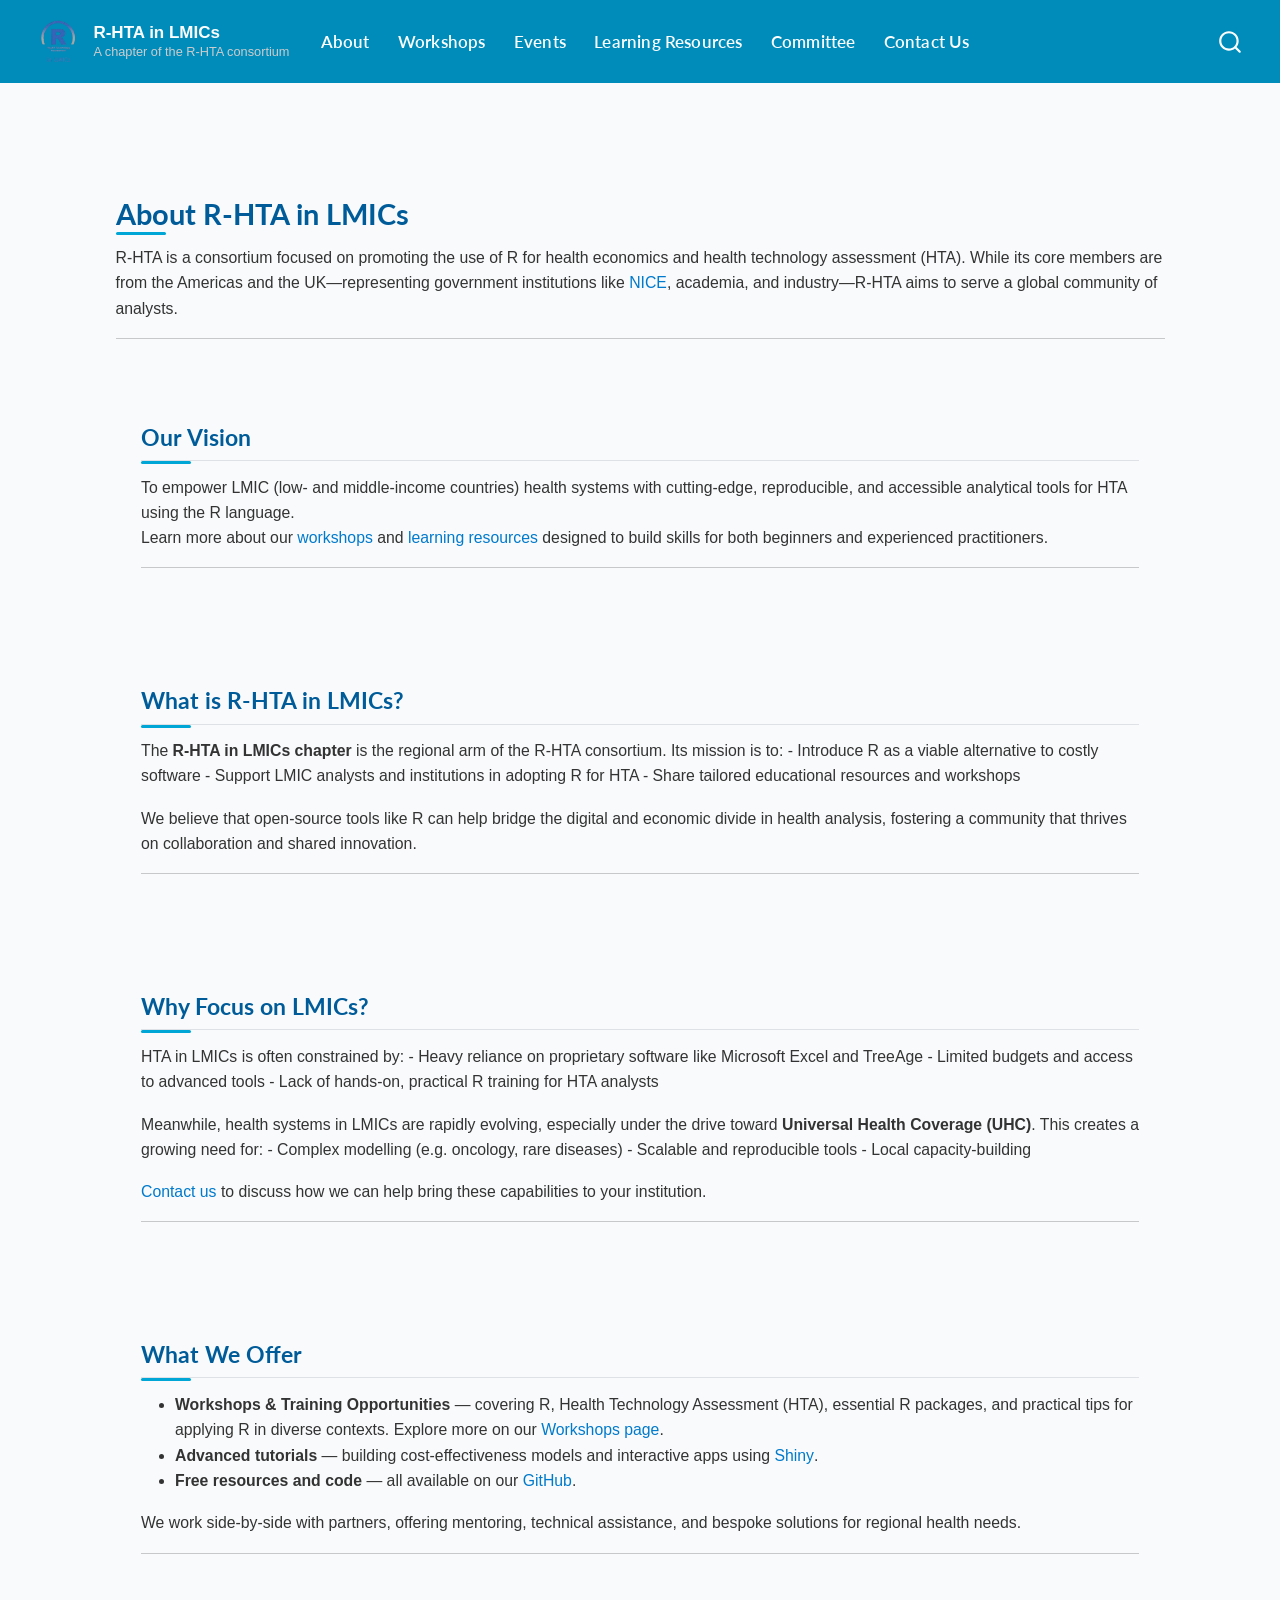
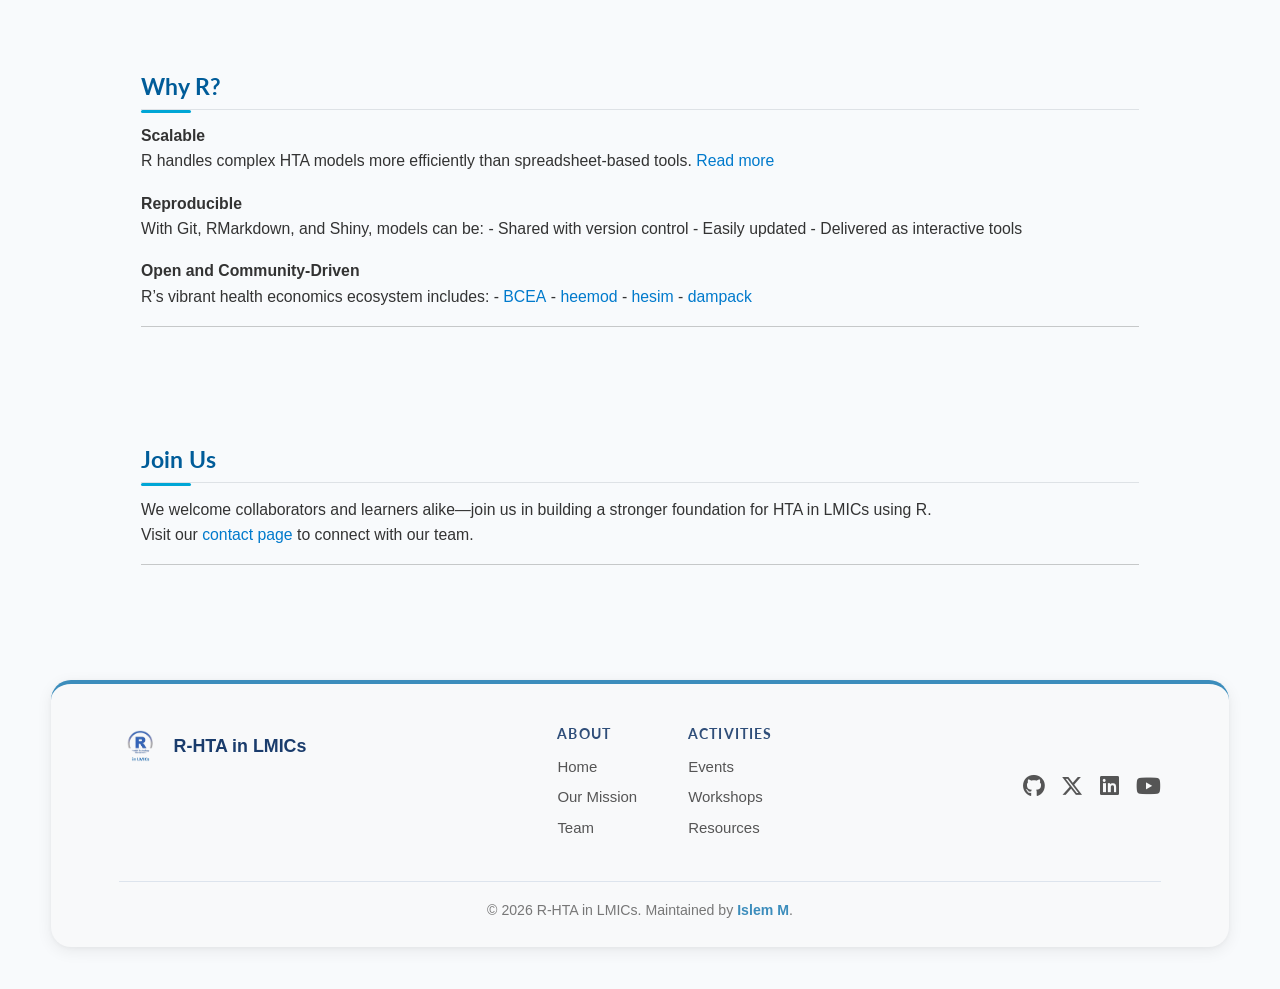
<file: abouttt.html>
<!DOCTYPE html>
<html xmlns="http://www.w3.org/1999/xhtml" lang="en" xml:lang="en"><head>

<meta charset="utf-8">
<meta name="generator" content="quarto-1.10.18">

<meta name="viewport" content="width=device-width, initial-scale=1.0, user-scalable=yes">


<title>abouttt – R-HTA in LMICs</title>
<style>
/* Default styles provided by pandoc.
** See https://pandoc.org/MANUAL.html#variables-for-html for config info.
*/
span.smallcaps{font-variant: small-caps;}
div.columns{display: flex; gap: 1.5em;}
div.column{flex: auto;}
@media screen {
div.columns{gap: min(4vw, 1.5em);}
div.column{overflow-x: auto;}
}
div.hanging-indent{margin-left: 1.5em; text-indent: -1.5em;}
ul.task-list{list-style: none;}
ul.task-list li input[type="checkbox"] {
  width: 0.8em;
  margin: 0 0.8em 0.2em -1em; /* quarto-specific, see https://github.com/quarto-dev/quarto-cli/issues/4556 */ 
  vertical-align: middle;
}
</style>


<script src="site_libs/quarto-nav/quarto-nav.js"></script>
<script src="site_libs/quarto-nav/headroom.min.js"></script>
<script src="site_libs/clipboard/clipboard.min.js"></script>
<script src="site_libs/quarto-search/autocomplete.umd.js"></script>
<script src="site_libs/quarto-search/fuse.min.js"></script>
<script src="site_libs/quarto-search/quarto-search.js"></script>
<meta name="quarto:offset" content="./">
<link href="./favicon-32x32.png" rel="icon" type="image/png">
<script src="site_libs/quarto-html/quarto.js" type="module"></script>
<script src="site_libs/quarto-html/tabsets/tabsets.js" type="module"></script>
<script src="site_libs/quarto-html/popper.min.js"></script>
<script src="site_libs/quarto-html/tippy.umd.min.js"></script>
<script src="site_libs/quarto-html/anchor.min.js"></script>
<link href="site_libs/quarto-html/tippy.css" rel="stylesheet">
<link href="site_libs/quarto-html/quarto-syntax-highlighting-64a204ab8560d761af7679ceaba22944.css" rel="stylesheet" id="quarto-text-highlighting-styles">
<script src="site_libs/bootstrap/bootstrap.min.js"></script>
<link href="site_libs/bootstrap/bootstrap-icons.css" rel="stylesheet">
<link href="site_libs/bootstrap/bootstrap-89bf13ec4319bff50ce537e56bf4cb29.min.css" rel="stylesheet" append-hash="true" id="quarto-bootstrap" data-mode="light">
<script id="quarto-search-options" type="application/json">{
  "location": "navbar",
  "copy-button": false,
  "collapse-after": 3,
  "panel-placement": "end",
  "type": "overlay",
  "limit": 50,
  "keyboard-shortcut": [
    "f",
    "/",
    "s"
  ],
  "show-item-context": false,
  "language": {
    "search-no-results-text": "No results",
    "search-matching-documents-text": "matching documents",
    "search-copy-link-title": "Copy link to search",
    "search-hide-matches-text": "Hide additional matches",
    "search-more-match-text": "more match in this document",
    "search-more-matches-text": "more matches in this document",
    "search-clear-button-title": "Clear",
    "search-text-placeholder": "",
    "search-detached-cancel-button-title": "Cancel",
    "search-submit-button-title": "Submit",
    "search-label": "Search"
  }
}</script>
<script>
  window.addEventListener("DOMContentLoaded", () => {
    const brand = document.querySelector(".navbar-brand");
    if (brand) {
      brand.innerHTML = `
        <div class="custom-brand">
          <img src="assets/images/logo2-removebg-preview.png" alt="Logo" class="custom-logo" />
          <div class="brand-text">
            <div class="brand-title">R-HTA in LMICs</div>
          <div class="brand-subtitle">A chapter of the R-HTA consortium</div>
          </div>
        </div>
      `;
    }
  });
</script>

<link rel="stylesheet" href="https://cdnjs.cloudflare.com/ajax/libs/font-awesome/6.4.0/css/all.min.css">
<link href="https://fonts.googleapis.com/css2?family=Lato:wght@300;400;700&amp;family=Open+Sans:wght@400;600&amp;display=swap" rel="stylesheet">


<link rel="stylesheet" href="styles.css">
</head>

<body class="nav-fixed quarto-light">

<div id="quarto-search-results"></div>
  <header id="quarto-header" class="headroom fixed-top">
    <nav class="navbar navbar-expand-lg " data-bs-theme="dark">
      <div class="navbar-container container-fluid">
      <div class="navbar-brand-container mx-auto">
    <a class="navbar-brand" href="./index.html">
    <span class="navbar-title">R-HTA in LMICs</span>
    </a>
  </div>
            <div id="quarto-search" class="" title="Search"></div>
          <button class="navbar-toggler" type="button" data-bs-toggle="collapse" data-bs-target="#navbarCollapse" aria-controls="navbarCollapse" role="menu" aria-expanded="false" aria-label="Toggle navigation" onclick="if (window.quartoToggleHeadroom) { window.quartoToggleHeadroom(); }">
  <span class="navbar-toggler-icon"></span>
</button>
          <div class="collapse navbar-collapse" id="navbarCollapse">
            <ul class="navbar-nav navbar-nav-scroll me-auto">
  <li class="nav-item">
    <a class="nav-link" href="./about.html"> 
<span class="menu-text">About</span></a>
  </li>  
  <li class="nav-item">
    <a class="nav-link" href="./workshops.html"> 
<span class="menu-text">Workshops</span></a>
  </li>  
  <li class="nav-item">
    <a class="nav-link" href="./past-events.html"> 
<span class="menu-text">Events</span></a>
  </li>  
  <li class="nav-item">
    <a class="nav-link" href="./resrcs.html"> 
<span class="menu-text">Learning Resources</span></a>
  </li>  
  <li class="nav-item">
    <a class="nav-link" href="./commitee.html"> 
<span class="menu-text">Committee</span></a>
  </li>  
  <li class="nav-item">
    <a class="nav-link" href="./contact.html"> 
<span class="menu-text">Contact Us</span></a>
  </li>  
</ul>
          </div> <!-- /navcollapse -->
            <div class="quarto-navbar-tools">
</div>
      </div> <!-- /container-fluid -->
    </nav>
</header>
<!-- content -->
<div id="quarto-content" class="quarto-container page-columns page-rows-contents page-layout-full page-navbar">
<!-- sidebar -->
<!-- margin-sidebar -->
    
<!-- main -->
<main class="content column-page" id="quarto-document-content"><header id="title-block-header" class="quarto-title-block"></header>




<section id="about-r-hta-in-lmics" class="level1">
<h1>About R-HTA in LMICs</h1>
<p>R-HTA is a consortium focused on promoting the use of R for health economics and health technology assessment (HTA). While its core members are from the Americas and the UK—representing government institutions like <a href="https://www.nice.org.uk/">NICE</a>, academia, and industry—R-HTA aims to serve a global community of analysts.</p>
<hr>
<section id="our-vision" class="level2">
<h2 class="anchored" data-anchor-id="our-vision">Our Vision</h2>
<p>To empower LMIC (low- and middle-income countries) health systems with cutting-edge, reproducible, and accessible analytical tools for HTA using the R language.<br>
Learn more about our <a href="./workshops.html">workshops</a> and <a href="learning_resources.qmd">learning resources</a> designed to build skills for both beginners and experienced practitioners.</p>
<hr>
</section>
<section id="what-is-r-hta-in-lmics" class="level2">
<h2 class="anchored" data-anchor-id="what-is-r-hta-in-lmics">What is R-HTA in LMICs?</h2>
<p>The <strong>R-HTA in LMICs chapter</strong> is the regional arm of the R-HTA consortium. Its mission is to: - Introduce R as a viable alternative to costly software - Support LMIC analysts and institutions in adopting R for HTA - Share tailored educational resources and workshops</p>
<p>We believe that open-source tools like R can help bridge the digital and economic divide in health analysis, fostering a community that thrives on collaboration and shared innovation.</p>
<hr>
</section>
<section id="why-focus-on-lmics" class="level2">
<h2 class="anchored" data-anchor-id="why-focus-on-lmics">Why Focus on LMICs?</h2>
<p>HTA in LMICs is often constrained by: - Heavy reliance on proprietary software like Microsoft Excel and TreeAge - Limited budgets and access to advanced tools - Lack of hands-on, practical R training for HTA analysts</p>
<p>Meanwhile, health systems in LMICs are rapidly evolving, especially under the drive toward <strong>Universal Health Coverage (UHC)</strong>. This creates a growing need for: - Complex modelling (e.g.&nbsp;oncology, rare diseases) - Scalable and reproducible tools - Local capacity-building</p>
<p><a href="./contact.html">Contact us</a> to discuss how we can help bring these capabilities to your institution.</p>
<hr>
</section>
<section id="what-we-offer" class="level2">
<h2 class="anchored" data-anchor-id="what-we-offer">What We Offer</h2>
<ul>
<li><strong>Workshops &amp; Training Opportunities</strong> — covering R, Health Technology Assessment (HTA), essential R packages, and practical tips for applying R in diverse contexts. Explore more on our <a href="./workshops.html">Workshops page</a>.</li>
<li><strong>Advanced tutorials</strong> — building cost-effectiveness models and interactive apps using <a href="https://shiny.rstudio.com/">Shiny</a>.</li>
<li><strong>Free resources and code</strong> — all available on our <a href="https://github.com/">GitHub</a>.</li>
</ul>
<p>We work side-by-side with partners, offering mentoring, technical assistance, and bespoke solutions for regional health needs.</p>
<hr>
</section>
<section id="why-r" class="level2">
<h2 class="anchored" data-anchor-id="why-r">Why R?</h2>
<p><strong>Scalable</strong><br>
R handles complex HTA models more efficiently than spreadsheet-based tools. <a href="https://www.valueinhealthjournal.com/action/showPdf?pii=S1098-3015%2819%2930050-6">Read more</a></p>
<p><strong>Reproducible</strong><br>
With Git, RMarkdown, and Shiny, models can be: - Shared with version control - Easily updated - Delivered as interactive tools</p>
<p><strong>Open and Community-Driven</strong><br>
R’s vibrant health economics ecosystem includes: - <a href="https://cran.r-project.org/web/packages/BCEA/index.html">BCEA</a> - <a href="https://cran.r-project.org/web/packages/heemod/index.html">heemod</a> - <a href="https://github.com/hesim-dev/hesim">hesim</a> - <a href="https://github.com/feralaes/dampack">dampack</a></p>
<hr>
</section>
<section id="join-us" class="level2">
<h2 class="anchored" data-anchor-id="join-us">Join Us</h2>
<p>We welcome collaborators and learners alike—join us in building a stronger foundation for HTA in LMICs using R.<br>
Visit our <a href="./contact.html">contact page</a> to connect with our team.</p>
<hr>
<style>
/* Global Styles */
body {
  font-family: "Segoe UI", Tahoma, Geneva, Verdana, sans-serif;
  background-color: #f8fafc;
  color: #333;
  margin: 0;
  padding: 0;
  line-height: 1.6;
}

/* Section Container */
section, .content-block {
  max-width: 1100px;
  margin: auto;
  padding: 2rem 1.5rem;
}

/* Headings */
h1, h2, h3 {
  color: #005c99;
  font-weight: 700;
  margin-bottom: 0.8rem;
  position: relative;
}
h1::after, h2::after {
  content: "";
  position: absolute;
  bottom: -4px;
  left: 0;
  width: 50px;
  height: 3px;
  background-color: #00a6d6;
  border-radius: 3px;
}

/* Links */
a {
  color: #007acc;
  text-decoration: none;
  font-weight: 500;
  transition: color 0.3s ease;
}
a:hover {
  text-decoration: underline;
  color: #005c99;
}

/* Content Block Styling */
.content-block {
  display: flex;
  flex-wrap: wrap;
  align-items: center;
  gap: 2rem;
  margin-bottom: 3rem;
  padding: 1.5rem;
  background: #ffffff;
  border-radius: 10px;
  box-shadow: 0 2px 8px rgba(0,0,0,0.05);
  transition: transform 0.3s ease, box-shadow 0.3s ease;
}
.content-block:nth-child(even) {
  flex-direction: row-reverse;
  background: #f0f6fa;
}
.content-block:hover {
  transform: translateY(-5px);
  box-shadow: 0 6px 18px rgba(0,0,0,0.1);
}

/* Image Styling */
.content-block img {
  flex: 0 0 320px;
  border-radius: 10px;
  object-fit: cover;
  width: 100%;
  transition: transform 0.3s ease;
}
.content-block img:hover {
  transform: scale(1.05);
}

/* Text Area */
.content-text {
  flex: 1;
  min-width: 280px;
}
.content-text p {
  margin-bottom: 1rem;
}

/* Highlight Box */
.highlight {
  background: #e6f4f9;
  padding: 1rem 1.5rem;
  border-left: 4px solid #00a6d6;
  border-radius: 6px;
  margin: 1rem 0;
}

/* Button Styling */
.btn {
  display: inline-block;
  padding: 0.6rem 1.2rem;
  background-color: #007acc;
  color: white;
  border-radius: 6px;
  font-weight: 500;
  transition: background-color 0.3s ease, transform 0.2s ease;
}
.btn:hover {
  background-color: #005c99;
  transform: translateY(-2px);
}

/* Responsive */
@media (max-width: 768px) {
  .content-block {
    flex-direction: column !important;
    text-align: center;
  }
  .content-block img {
    max-width: 100%;
  }
  h1::after, h2::after {
    left: 50%;
    transform: translateX(-50%);
  }
}

</style>


</section>
</section>

</main> <!-- /main -->
<!-- Outer wrapper: JS below corrects width + position after render -->
<div class="site-footer-outer">

  <footer class="site-footer">

    <div class="footer-container">

      <!-- Logo and Brand -->
<!-- Logo and Brand -->
<a href="index.html" class="footer-brand-link">
  <div class="footer-brand">
    <img src="assets/images/logo2-removebg-preview.png" alt="R-HTA in LMICs Logo" class="footer-logo">
    <span class="footer-title">R-HTA in LMICs</span>
  </div>
</a>

      <!-- Site Links -->
      <div class="footer-links">
        <div class="link-column">
          <h4>About</h4>
          <a href="index.html">Home</a>
          <a href="about.html">Our Mission</a>
          <a href="commitee.html">Team</a>
        </div>
        <div class="link-column">
          <h4>Activities</h4>
          <a href="past-events.html">Events</a>
          <a href="workshops.html">Workshops</a>
          <a href="resrcs.html">Resources</a>
        </div>
      </div>

      <!-- Social Icons -->
      <div class="footer-social">
        <a href="https://github.com/R-HTA-in-LMICs" target="_blank" rel="noopener noreferrer" aria-label="GitHub"><i class="fab fa-github"></i></a>
        <a href="https://x.com/rhta_lmics" target="_blank" rel="noopener noreferrer" aria-label="X / Twitter"><i class="fab fa-x-twitter"></i></a>
        <a href="https://www.linkedin.com/company/r-hta-in-lmics/" target="_blank" rel="noopener noreferrer" aria-label="LinkedIn"><i class="fab fa-linkedin"></i></a>
        <a href="https://www.youtube.com/@r-htainlmics4175" target="_blank" rel="noopener noreferrer" aria-label="YouTube"><i class="fab fa-youtube"></i></a>
      </div>

    </div>

    <!-- Bottom copyright bar — inside the card -->
    <div class="footer-bottom-wrapper">
      <div class="footer-bottom">
        © 2026 R-HTA in LMICs. Maintained by
        <a href="https://www.linkedin.com/in/islem-meherzi-bba309b3/" target="_blank" rel="noopener noreferrer">Islem M</a>.
      </div>
    </div>

  </footer>

</div><!-- /.site-footer-outer -->

<script>
(function () {
  function stretchFooter() {
    var outer = document.querySelector('.site-footer-outer');
    if (!outer) return;

    /* 1. Reset any previous inline styles so getBoundingClientRect is clean */
    outer.style.marginLeft = '';
    outer.style.width = '';

    /* 2. Measure where the element currently starts (its left edge from viewport) */
    var leftOffset = outer.getBoundingClientRect().left;

    /* 3. clientWidth excludes the scrollbar — no asymmetry bug */
    var viewportWidth = document.documentElement.clientWidth;

    /* 4. Pull it to the left viewport edge and stretch it full-width */
    outer.style.marginLeft  = (-leftOffset) + 'px';
    outer.style.width       = viewportWidth + 'px';
  }

  /* Run on load and on every resize */
  if (document.readyState === 'loading') {
    document.addEventListener('DOMContentLoaded', stretchFooter);
  } else {
    stretchFooter();
  }
  window.addEventListener('resize', stretchFooter);
})();
</script>
<script id="quarto-html-after-body" type="application/javascript">
  window.document.addEventListener("DOMContentLoaded", function (event) {
    const icon = "";
    const anchorJS = new window.AnchorJS();
    anchorJS.options = {
      placement: 'right',
      icon: icon
    };
    anchorJS.add('.anchored');
    const isCodeAnnotation = (el) => {
      for (const clz of el.classList) {
        if (clz.startsWith('code-annotation-')) {                     
          return true;
        }
      }
      return false;
    }
    const onCopySuccess = function(e) {
      // button target
      const button = e.trigger;
      // don't keep focus
      button.blur();
      // flash "checked"
      button.classList.add('code-copy-button-checked');
      var currentTitle = button.getAttribute("title");
      button.setAttribute("title", "Copied!");
      let tooltip;
      if (window.bootstrap) {
        button.setAttribute("data-bs-toggle", "tooltip");
        button.setAttribute("data-bs-placement", "left");
        button.setAttribute("data-bs-title", "Copied!");
        tooltip = new bootstrap.Tooltip(button, 
          { trigger: "manual", 
            customClass: "code-copy-button-tooltip",
            offset: [0, -8]});
        tooltip.show();    
      }
      setTimeout(function() {
        if (tooltip) {
          tooltip.hide();
          button.removeAttribute("data-bs-title");
          button.removeAttribute("data-bs-toggle");
          button.removeAttribute("data-bs-placement");
        }
        button.setAttribute("title", currentTitle);
        button.classList.remove('code-copy-button-checked');
      }, 1000);
      // clear code selection
      e.clearSelection();
    }
    const getTextToCopy = function(trigger) {
      const outerScaffold = trigger.parentElement.cloneNode(true);
      const codeEl = outerScaffold.querySelector('code');
      for (const childEl of codeEl.children) {
        if (isCodeAnnotation(childEl)) {
          childEl.remove();
        }
      }
      return codeEl.innerText;
    }
    const clipboard = new window.ClipboardJS('.code-copy-button:not([data-in-quarto-modal])', {
      text: getTextToCopy
    });
    clipboard.on('success', onCopySuccess);
    if (window.document.getElementById('quarto-embedded-source-code-modal')) {
      const clipboardModal = new window.ClipboardJS('.code-copy-button[data-in-quarto-modal]', {
        text: getTextToCopy,
        container: window.document.getElementById('quarto-embedded-source-code-modal')
      });
      clipboardModal.on('success', onCopySuccess);
    }
      var localhostRegex = new RegExp(/^(?:http|https):\/\/localhost\:?[0-9]*\//);
      var mailtoRegex = new RegExp(/^mailto:/);
        var filterRegex = new RegExp("https:\/\/r-hta-in-lmics\.github\.io\/New_Rhta_Lmics_website\/");
      var isInternal = (href) => {
          return filterRegex.test(href) || localhostRegex.test(href) || mailtoRegex.test(href);
      }
      // Inspect non-navigation links and adorn them if external
     var links = window.document.querySelectorAll('a[href]:not(.nav-link):not(.navbar-brand):not(.toc-action):not(.sidebar-link):not(.sidebar-item-toggle):not(.pagination-link):not(.no-external):not([aria-hidden]):not(.dropdown-item):not(.quarto-navigation-tool):not(.about-link)');
      for (var i=0; i<links.length; i++) {
        const link = links[i];
        if (!isInternal(link.href)) {
          // undo the damage that might have been done by quarto-nav.js in the case of
          // links that we want to consider external
          if (link.dataset.originalHref !== undefined) {
            link.href = link.dataset.originalHref;
          }
        }
      }
    function tippyHover(el, contentFn, onTriggerFn, onUntriggerFn) {
      const config = {
        allowHTML: true,
        maxWidth: 500,
        delay: 100,
        arrow: false,
        appendTo: function(el) {
            return el.parentElement;
        },
        interactive: true,
        interactiveBorder: 10,
        theme: 'quarto',
        placement: 'bottom-start',
      };
      if (contentFn) {
        config.content = contentFn;
      }
      if (onTriggerFn) {
        config.onTrigger = onTriggerFn;
      }
      if (onUntriggerFn) {
        config.onUntrigger = onUntriggerFn;
      }
      window.tippy(el, config); 
    }
    const noterefs = window.document.querySelectorAll('a[role="doc-noteref"]');
    for (var i=0; i<noterefs.length; i++) {
      const ref = noterefs[i];
      tippyHover(ref, function() {
        // use id or data attribute instead here
        let href = ref.getAttribute('data-footnote-href') || ref.getAttribute('href');
        try { href = new URL(href).hash; } catch {}
        const id = href.replace(/^#\/?/, "");
        const note = window.document.getElementById(id);
        if (note) {
          return note.innerHTML;
        } else {
          return "";
        }
      });
    }
    const xrefs = window.document.querySelectorAll('a.quarto-xref');
    const processXRef = (id, note) => {
      // Strip column container classes
      const stripColumnClz = (el) => {
        el.classList.remove("page-full", "page-columns");
        if (el.children) {
          for (const child of el.children) {
            stripColumnClz(child);
          }
        }
      }
      stripColumnClz(note)
      if (id === null || id.startsWith('sec-')) {
        // Special case sections, only their first couple elements
        const container = document.createElement("div");
        if (note.children && note.children.length > 2) {
          container.appendChild(note.children[0].cloneNode(true));
          for (let i = 1; i < note.children.length; i++) {
            const child = note.children[i];
            if (child.tagName === "P" && child.innerText === "") {
              continue;
            } else {
              container.appendChild(child.cloneNode(true));
              break;
            }
          }
          if (window.Quarto?.typesetMath) {
            window.Quarto.typesetMath(container);
          }
          return container.innerHTML
        } else {
          if (window.Quarto?.typesetMath) {
            window.Quarto.typesetMath(note);
          }
          return note.innerHTML;
        }
      } else {
        // Remove any anchor links if they are present
        const anchorLink = note.querySelector('a.anchorjs-link');
        if (anchorLink) {
          anchorLink.remove();
        }
        if (window.Quarto?.typesetMath) {
          window.Quarto.typesetMath(note);
        }
        if (note.classList.contains("callout")) {
          return note.outerHTML;
        } else {
          return note.innerHTML;
        }
      }
    }
    for (var i=0; i<xrefs.length; i++) {
      const xref = xrefs[i];
      tippyHover(xref, undefined, function(instance) {
        instance.disable();
        let url = xref.getAttribute('href');
        let hash = undefined; 
        if (url.startsWith('#')) {
          hash = url;
        } else {
          try { hash = new URL(url).hash; } catch {}
        }
        if (hash) {
          const id = hash.replace(/^#\/?/, "");
          const note = window.document.getElementById(id);
          if (note !== null) {
            try {
              const html = processXRef(id, note.cloneNode(true));
              instance.setContent(html);
            } finally {
              instance.enable();
              instance.show();
            }
          } else {
            // See if we can fetch this
            fetch(url.split('#')[0])
            .then(res => res.text())
            .then(html => {
              const parser = new DOMParser();
              const htmlDoc = parser.parseFromString(html, "text/html");
              const note = htmlDoc.getElementById(id);
              if (note !== null) {
                const html = processXRef(id, note);
                instance.setContent(html);
              } 
            }).finally(() => {
              instance.enable();
              instance.show();
            });
          }
        } else {
          // See if we can fetch a full url (with no hash to target)
          // This is a special case and we should probably do some content thinning / targeting
          fetch(url)
          .then(res => res.text())
          .then(html => {
            const parser = new DOMParser();
            const htmlDoc = parser.parseFromString(html, "text/html");
            const note = htmlDoc.querySelector('main.content');
            if (note !== null) {
              // This should only happen for chapter cross references
              // (since there is no id in the URL)
              // remove the first header
              if (note.children.length > 0 && note.children[0].tagName === "HEADER") {
                note.children[0].remove();
              }
              const html = processXRef(null, note);
              instance.setContent(html);
            } 
          }).finally(() => {
            instance.enable();
            instance.show();
          });
        }
      }, function(instance) {
      });
    }
        let selectedAnnoteEl;
        const selectorForAnnotation = ( cell, annotation) => {
          let cellAttr = 'data-code-cell="' + cell + '"';
          let lineAttr = 'data-code-annotation="' +  annotation + '"';
          const selector = 'span[' + cellAttr + '][' + lineAttr + ']';
          return selector;
        }
        const selectCodeLines = (annoteEl) => {
          const doc = window.document;
          const targetCell = annoteEl.getAttribute("data-target-cell");
          const targetAnnotation = annoteEl.getAttribute("data-target-annotation");
          const annoteSpan = window.document.querySelector(selectorForAnnotation(targetCell, targetAnnotation));
          const lines = annoteSpan.getAttribute("data-code-lines").split(",");
          const lineIds = lines.map((line) => {
            return targetCell + "-" + line;
          })
          let top = null;
          let height = null;
          let parent = null;
          if (lineIds.length > 0) {
              //compute the position of the single el (top and bottom and make a div)
              const el = window.document.getElementById(lineIds[0]);
              top = el.offsetTop;
              height = el.offsetHeight;
              parent = el.parentElement.parentElement;
            if (lineIds.length > 1) {
              const lastEl = window.document.getElementById(lineIds[lineIds.length - 1]);
              const bottom = lastEl.offsetTop + lastEl.offsetHeight;
              height = bottom - top;
            }
            if (top !== null && height !== null && parent !== null) {
              // cook up a div (if necessary) and position it 
              let div = window.document.getElementById("code-annotation-line-highlight");
              if (div === null) {
                div = window.document.createElement("div");
                div.setAttribute("id", "code-annotation-line-highlight");
                div.style.position = 'absolute';
                parent.appendChild(div);
              }
              div.style.top = top - 2 + "px";
              div.style.height = height + 4 + "px";
              div.style.left = 0;
              let gutterDiv = window.document.getElementById("code-annotation-line-highlight-gutter");
              if (gutterDiv === null) {
                gutterDiv = window.document.createElement("div");
                gutterDiv.setAttribute("id", "code-annotation-line-highlight-gutter");
                gutterDiv.style.position = 'absolute';
                const codeCell = window.document.getElementById(targetCell);
                const gutter = codeCell.querySelector('.code-annotation-gutter');
                gutter.appendChild(gutterDiv);
              }
              gutterDiv.style.top = top - 2 + "px";
              gutterDiv.style.height = height + 4 + "px";
            }
            selectedAnnoteEl = annoteEl;
          }
        };
        const unselectCodeLines = () => {
          const elementsIds = ["code-annotation-line-highlight", "code-annotation-line-highlight-gutter"];
          elementsIds.forEach((elId) => {
            const div = window.document.getElementById(elId);
            if (div) {
              div.remove();
            }
          });
          selectedAnnoteEl = undefined;
        };
          // Handle positioning of the toggle
      window.addEventListener(
        "resize",
        throttle(() => {
          elRect = undefined;
          if (selectedAnnoteEl) {
            selectCodeLines(selectedAnnoteEl);
          }
        }, 10)
      );
      function throttle(fn, ms) {
      let throttle = false;
      let timer;
        return (...args) => {
          if(!throttle) { // first call gets through
              fn.apply(this, args);
              throttle = true;
          } else { // all the others get throttled
              if(timer) clearTimeout(timer); // cancel #2
              timer = setTimeout(() => {
                fn.apply(this, args);
                timer = throttle = false;
              }, ms);
          }
        };
      }
        // Attach click handler to the DT
        const annoteDls = window.document.querySelectorAll('dt[data-target-cell]');
        for (const annoteDlNode of annoteDls) {
          annoteDlNode.addEventListener('click', (event) => {
            const clickedEl = event.target;
            if (clickedEl !== selectedAnnoteEl) {
              unselectCodeLines();
              const activeEl = window.document.querySelector('dt[data-target-cell].code-annotation-active');
              if (activeEl) {
                activeEl.classList.remove('code-annotation-active');
              }
              selectCodeLines(clickedEl);
              clickedEl.classList.add('code-annotation-active');
            } else {
              // Unselect the line
              unselectCodeLines();
              clickedEl.classList.remove('code-annotation-active');
            }
          });
        }
    const findCites = (el) => {
      const parentEl = el.parentElement;
      if (parentEl) {
        const cites = parentEl.dataset.cites;
        if (cites) {
          return {
            el,
            cites: cites.split(' ')
          };
        } else {
          return findCites(el.parentElement)
        }
      } else {
        return undefined;
      }
    };
    var bibliorefs = window.document.querySelectorAll('a[role="doc-biblioref"]');
    for (var i=0; i<bibliorefs.length; i++) {
      const ref = bibliorefs[i];
      const citeInfo = findCites(ref);
      if (citeInfo) {
        tippyHover(citeInfo.el, function() {
          var popup = window.document.createElement('div');
          citeInfo.cites.forEach(function(cite) {
            var citeDiv = window.document.createElement('div');
            citeDiv.classList.add('hanging-indent');
            citeDiv.classList.add('csl-entry');
            var biblioDiv = window.document.getElementById('ref-' + cite);
            if (biblioDiv) {
              citeDiv.innerHTML = biblioDiv.innerHTML;
            }
            popup.appendChild(citeDiv);
          });
          return popup.innerHTML;
        });
      }
    }
  });
  </script>
</div> <!-- /content -->




</body></html>
</file>
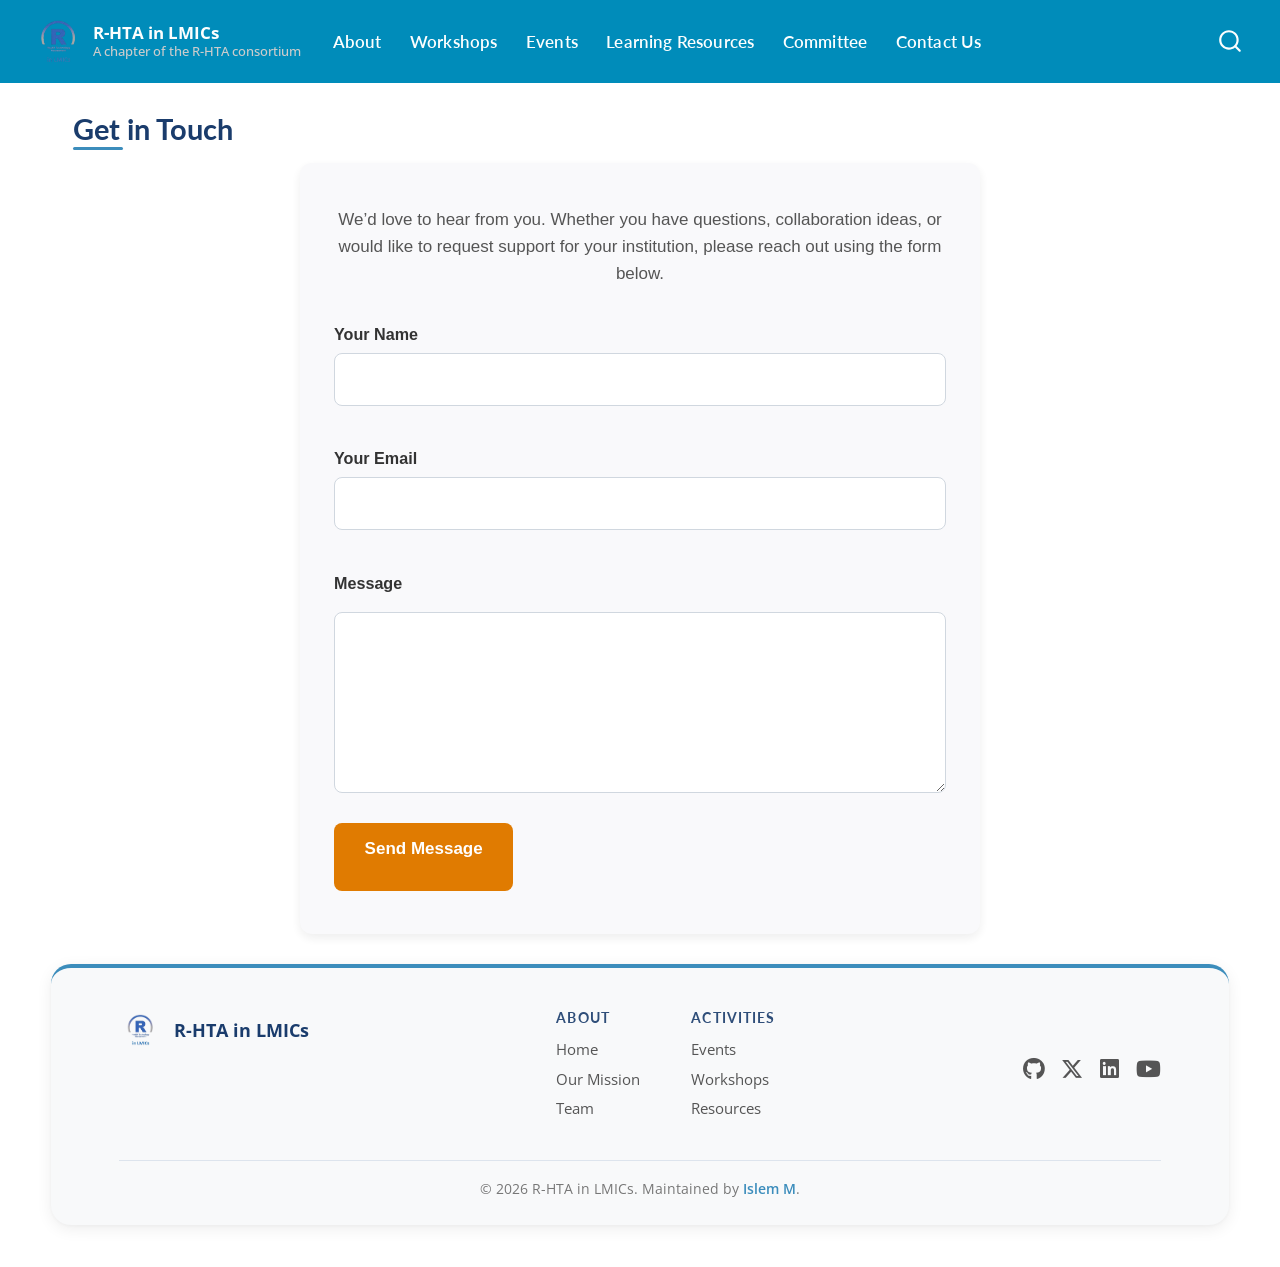
<file: contact.html>
<!DOCTYPE html>
<html xmlns="http://www.w3.org/1999/xhtml" lang="en" xml:lang="en"><head>

<meta charset="utf-8">
<meta name="generator" content="quarto-1.10.18">

<meta name="viewport" content="width=device-width, initial-scale=1.0, user-scalable=yes">


<title>contact – R-HTA in LMICs</title>
<style>
/* Default styles provided by pandoc.
** See https://pandoc.org/MANUAL.html#variables-for-html for config info.
*/
span.smallcaps{font-variant: small-caps;}
div.columns{display: flex; gap: 1.5em;}
div.column{flex: auto;}
@media screen {
div.columns{gap: min(4vw, 1.5em);}
div.column{overflow-x: auto;}
}
div.hanging-indent{margin-left: 1.5em; text-indent: -1.5em;}
ul.task-list{list-style: none;}
ul.task-list li input[type="checkbox"] {
  width: 0.8em;
  margin: 0 0.8em 0.2em -1em; /* quarto-specific, see https://github.com/quarto-dev/quarto-cli/issues/4556 */ 
  vertical-align: middle;
}
</style>


<script src="site_libs/quarto-nav/quarto-nav.js"></script>
<script src="site_libs/quarto-nav/headroom.min.js"></script>
<script src="site_libs/clipboard/clipboard.min.js"></script>
<script src="site_libs/quarto-search/autocomplete.umd.js"></script>
<script src="site_libs/quarto-search/fuse.min.js"></script>
<script src="site_libs/quarto-search/quarto-search.js"></script>
<meta name="quarto:offset" content="./">
<link href="./favicon-32x32.png" rel="icon" type="image/png">
<script src="site_libs/quarto-html/quarto.js" type="module"></script>
<script src="site_libs/quarto-html/tabsets/tabsets.js" type="module"></script>
<script src="site_libs/quarto-html/popper.min.js"></script>
<script src="site_libs/quarto-html/tippy.umd.min.js"></script>
<script src="site_libs/quarto-html/anchor.min.js"></script>
<link href="site_libs/quarto-html/tippy.css" rel="stylesheet">
<link href="site_libs/quarto-html/quarto-syntax-highlighting-64a204ab8560d761af7679ceaba22944.css" rel="stylesheet" id="quarto-text-highlighting-styles">
<script src="site_libs/bootstrap/bootstrap.min.js"></script>
<link href="site_libs/bootstrap/bootstrap-icons.css" rel="stylesheet">
<link href="site_libs/bootstrap/bootstrap-89bf13ec4319bff50ce537e56bf4cb29.min.css" rel="stylesheet" append-hash="true" id="quarto-bootstrap" data-mode="light">
<script id="quarto-search-options" type="application/json">{
  "location": "navbar",
  "copy-button": false,
  "collapse-after": 3,
  "panel-placement": "end",
  "type": "overlay",
  "limit": 50,
  "keyboard-shortcut": [
    "f",
    "/",
    "s"
  ],
  "show-item-context": false,
  "language": {
    "search-no-results-text": "No results",
    "search-matching-documents-text": "matching documents",
    "search-copy-link-title": "Copy link to search",
    "search-hide-matches-text": "Hide additional matches",
    "search-more-match-text": "more match in this document",
    "search-more-matches-text": "more matches in this document",
    "search-clear-button-title": "Clear",
    "search-text-placeholder": "",
    "search-detached-cancel-button-title": "Cancel",
    "search-submit-button-title": "Submit",
    "search-label": "Search"
  }
}</script>
<script>
  window.addEventListener("DOMContentLoaded", () => {
    const brand = document.querySelector(".navbar-brand");
    if (brand) {
      brand.innerHTML = `
        <div class="custom-brand">
          <img src="assets/images/logo2-removebg-preview.png" alt="Logo" class="custom-logo" />
          <div class="brand-text">
            <div class="brand-title">R-HTA in LMICs</div>
          <div class="brand-subtitle">A chapter of the R-HTA consortium</div>
          </div>
        </div>
      `;
    }
  });
</script>

<link rel="stylesheet" href="https://cdnjs.cloudflare.com/ajax/libs/font-awesome/6.4.0/css/all.min.css">
<link href="https://fonts.googleapis.com/css2?family=Lato:wght@300;400;700&amp;family=Open+Sans:wght@400;600&amp;display=swap" rel="stylesheet">


<link rel="stylesheet" href="styles.css">
</head>

<body class="nav-fixed quarto-light">

<div id="quarto-search-results"></div>
  <header id="quarto-header" class="headroom fixed-top">
    <nav class="navbar navbar-expand-lg " data-bs-theme="dark">
      <div class="navbar-container container-fluid">
      <div class="navbar-brand-container mx-auto">
    <a class="navbar-brand" href="./index.html">
    <span class="navbar-title">R-HTA in LMICs</span>
    </a>
  </div>
            <div id="quarto-search" class="" title="Search"></div>
          <button class="navbar-toggler" type="button" data-bs-toggle="collapse" data-bs-target="#navbarCollapse" aria-controls="navbarCollapse" role="menu" aria-expanded="false" aria-label="Toggle navigation" onclick="if (window.quartoToggleHeadroom) { window.quartoToggleHeadroom(); }">
  <span class="navbar-toggler-icon"></span>
</button>
          <div class="collapse navbar-collapse" id="navbarCollapse">
            <ul class="navbar-nav navbar-nav-scroll me-auto">
  <li class="nav-item">
    <a class="nav-link" href="./about.html"> 
<span class="menu-text">About</span></a>
  </li>  
  <li class="nav-item">
    <a class="nav-link" href="./workshops.html"> 
<span class="menu-text">Workshops</span></a>
  </li>  
  <li class="nav-item">
    <a class="nav-link" href="./past-events.html"> 
<span class="menu-text">Events</span></a>
  </li>  
  <li class="nav-item">
    <a class="nav-link" href="./resrcs.html"> 
<span class="menu-text">Learning Resources</span></a>
  </li>  
  <li class="nav-item">
    <a class="nav-link" href="./commitee.html"> 
<span class="menu-text">Committee</span></a>
  </li>  
  <li class="nav-item">
    <a class="nav-link active" href="./contact.html" aria-current="page"> 
<span class="menu-text">Contact Us</span></a>
  </li>  
</ul>
          </div> <!-- /navcollapse -->
            <div class="quarto-navbar-tools">
</div>
      </div> <!-- /container-fluid -->
    </nav>
</header>
<!-- content -->
<div id="quarto-content" class="quarto-container page-columns page-rows-contents page-layout-full page-navbar">
<!-- sidebar -->
<!-- margin-sidebar -->
    <div id="quarto-margin-sidebar" class="sidebar margin-sidebar zindex-bottom">
        
    </div>
<!-- main -->
<main class="content column-page" id="quarto-document-content"><header id="title-block-header" class="quarto-title-block"><h1 class="title display-7">
Get in Touch
</h1></header>




<div class="contact-wrapper">

<p class="intro">
We’d love to hear from you. Whether you have questions, collaboration ideas, or would like to request support for your institution, please reach out using the form below.
</p>
<form id="contact-form" class="contact-form">
<p><label for="name">Your Name</label> <input type="text" name="name" id="name" required=""></p>
<p><label for="email">Your Email</label> <input type="email" name="email" id="email" required=""></p>
<p><label for="message">Message</label></p>
<textarea name="message" id="message" rows="6" required=""></textarea>
<button type="submit">
<p>Send Message</p>
</button>
<p id="form-status" class="status-message" style="display:none;">
</p>
</form>
</div>
<style>
.contact-wrapper {
  max-width: 680px;
  margin: 0 auto;
  padding: 2.5rem 2rem;
  font-family: "Segoe UI", Tahoma, Geneva, Verdana, sans-serif;
  background-color: #f9f9fb;
  border-radius: 12px;
  box-shadow: 0 4px 12px rgba(0,0,0,0.08);
}

.contact-wrapper h1 {
  color: #1a3c6c;
  font-size: 2rem;
  text-align: center;
  margin-bottom: 0.5rem;
}

.intro {
  text-align: center;
  font-size: 1rem;
  color: #555;
  margin-bottom: 2rem;
  line-height: 1.6;
}

.contact-form label {
  display: block;
  margin-bottom: 0.4rem;
  font-weight: 600;
  color: #333;
  font-size: 0.95rem;
}

.contact-form input[type="text"],
.contact-form input[type="email"],
.contact-form textarea {
  width: 100%;
  padding: 0.75rem;
  margin-bottom: 1.4rem;
  border: 1px solid #d0d7df;
  border-radius: 8px;
  font-size: 1rem;
  font-family: inherit;
  box-sizing: border-box;
  background: #fff;
  transition: border-color 0.2s ease-in-out, box-shadow 0.2s ease;
}

.contact-form input:focus,
.contact-form textarea:focus {
  border-color: #3C8DBC;
  box-shadow: 0 0 0 3px rgba(60, 141, 188, 0.15);
  outline: none;
}

.contact-form button {
  display: inline-block;
  background-color: #e07b00;
  color: white;
  border: none;
  padding: 0.75rem 1.8rem;
  border-radius: 8px;
  font-size: 1rem;
  cursor: pointer;
  transition: background-color 0.3s ease, transform 0.2s ease;
  font-weight: 700;
}

.contact-form button:hover {
  background-color: #c96e00;
  transform: translateY(-2px);
}

.status-message {
  font-size: 1rem;
  margin-top: 1rem;
  color: #007700;
  background: #eaffea;
  padding: 0.75rem;
  border-radius: 8px;
  border: 1px solid #a5d6a7;
}
</style>
<script>
document.addEventListener("DOMContentLoaded", function () {
  const form = document.getElementById("contact-form");
  const status = document.getElementById("form-status");

  form.addEventListener("submit", async function (e) {
    e.preventDefault();

    const formData = new FormData(form);

    try {
      const response = await fetch("https://formspree.io/f/movlynqz", {
        method: "POST",
        headers: { Accept: "application/json" },
        body: formData
      });

      if (response.ok) {
        status.textContent = "Thanks for your message! We'll get back to you soon.";
        status.style.display = "block";
        status.style.color = "#007700";
        form.reset();
      } else {
        const data = await response.json();
        if (data.errors) {
          status.textContent = data.errors.map(error => error.message).join(", ");
        } else {
          status.textContent = "Oops! There was a problem submitting your form.";
        }
        status.style.display = "block";
        status.style.color = "#cc0000";
      }
    } catch (error) {
      status.textContent = "Network error. Please try again later.";
      status.style.display = "block";
      status.style.color = "#cc0000";
    }
  });
});
</script>



</main> <!-- /main -->
<!-- Outer wrapper: JS below corrects width + position after render -->
<div class="site-footer-outer">

  <footer class="site-footer">

    <div class="footer-container">

      <!-- Logo and Brand -->
<!-- Logo and Brand -->
<a href="index.html" class="footer-brand-link">
  <div class="footer-brand">
    <img src="assets/images/logo2-removebg-preview.png" alt="R-HTA in LMICs Logo" class="footer-logo">
    <span class="footer-title">R-HTA in LMICs</span>
  </div>
</a>

      <!-- Site Links -->
      <div class="footer-links">
        <div class="link-column">
          <h4>About</h4>
          <a href="index.html">Home</a>
          <a href="about.html">Our Mission</a>
          <a href="commitee.html">Team</a>
        </div>
        <div class="link-column">
          <h4>Activities</h4>
          <a href="past-events.html">Events</a>
          <a href="workshops.html">Workshops</a>
          <a href="resrcs.html">Resources</a>
        </div>
      </div>

      <!-- Social Icons -->
      <div class="footer-social">
        <a href="https://github.com/R-HTA-in-LMICs" target="_blank" rel="noopener noreferrer" aria-label="GitHub"><i class="fab fa-github"></i></a>
        <a href="https://x.com/rhta_lmics" target="_blank" rel="noopener noreferrer" aria-label="X / Twitter"><i class="fab fa-x-twitter"></i></a>
        <a href="https://www.linkedin.com/company/r-hta-in-lmics/" target="_blank" rel="noopener noreferrer" aria-label="LinkedIn"><i class="fab fa-linkedin"></i></a>
        <a href="https://www.youtube.com/@r-htainlmics4175" target="_blank" rel="noopener noreferrer" aria-label="YouTube"><i class="fab fa-youtube"></i></a>
      </div>

    </div>

    <!-- Bottom copyright bar — inside the card -->
    <div class="footer-bottom-wrapper">
      <div class="footer-bottom">
        © 2026 R-HTA in LMICs. Maintained by
        <a href="https://www.linkedin.com/in/islem-meherzi-bba309b3/" target="_blank" rel="noopener noreferrer">Islem M</a>.
      </div>
    </div>

  </footer>

</div><!-- /.site-footer-outer -->

<script>
(function () {
  function stretchFooter() {
    var outer = document.querySelector('.site-footer-outer');
    if (!outer) return;

    /* 1. Reset any previous inline styles so getBoundingClientRect is clean */
    outer.style.marginLeft = '';
    outer.style.width = '';

    /* 2. Measure where the element currently starts (its left edge from viewport) */
    var leftOffset = outer.getBoundingClientRect().left;

    /* 3. clientWidth excludes the scrollbar — no asymmetry bug */
    var viewportWidth = document.documentElement.clientWidth;

    /* 4. Pull it to the left viewport edge and stretch it full-width */
    outer.style.marginLeft  = (-leftOffset) + 'px';
    outer.style.width       = viewportWidth + 'px';
  }

  /* Run on load and on every resize */
  if (document.readyState === 'loading') {
    document.addEventListener('DOMContentLoaded', stretchFooter);
  } else {
    stretchFooter();
  }
  window.addEventListener('resize', stretchFooter);
})();
</script>
<script id="quarto-html-after-body" type="application/javascript">
  window.document.addEventListener("DOMContentLoaded", function (event) {
    const icon = "";
    const anchorJS = new window.AnchorJS();
    anchorJS.options = {
      placement: 'right',
      icon: icon
    };
    anchorJS.add('.anchored');
    const isCodeAnnotation = (el) => {
      for (const clz of el.classList) {
        if (clz.startsWith('code-annotation-')) {                     
          return true;
        }
      }
      return false;
    }
    const onCopySuccess = function(e) {
      // button target
      const button = e.trigger;
      // don't keep focus
      button.blur();
      // flash "checked"
      button.classList.add('code-copy-button-checked');
      var currentTitle = button.getAttribute("title");
      button.setAttribute("title", "Copied!");
      let tooltip;
      if (window.bootstrap) {
        button.setAttribute("data-bs-toggle", "tooltip");
        button.setAttribute("data-bs-placement", "left");
        button.setAttribute("data-bs-title", "Copied!");
        tooltip = new bootstrap.Tooltip(button, 
          { trigger: "manual", 
            customClass: "code-copy-button-tooltip",
            offset: [0, -8]});
        tooltip.show();    
      }
      setTimeout(function() {
        if (tooltip) {
          tooltip.hide();
          button.removeAttribute("data-bs-title");
          button.removeAttribute("data-bs-toggle");
          button.removeAttribute("data-bs-placement");
        }
        button.setAttribute("title", currentTitle);
        button.classList.remove('code-copy-button-checked');
      }, 1000);
      // clear code selection
      e.clearSelection();
    }
    const getTextToCopy = function(trigger) {
      const outerScaffold = trigger.parentElement.cloneNode(true);
      const codeEl = outerScaffold.querySelector('code');
      for (const childEl of codeEl.children) {
        if (isCodeAnnotation(childEl)) {
          childEl.remove();
        }
      }
      return codeEl.innerText;
    }
    const clipboard = new window.ClipboardJS('.code-copy-button:not([data-in-quarto-modal])', {
      text: getTextToCopy
    });
    clipboard.on('success', onCopySuccess);
    if (window.document.getElementById('quarto-embedded-source-code-modal')) {
      const clipboardModal = new window.ClipboardJS('.code-copy-button[data-in-quarto-modal]', {
        text: getTextToCopy,
        container: window.document.getElementById('quarto-embedded-source-code-modal')
      });
      clipboardModal.on('success', onCopySuccess);
    }
      var localhostRegex = new RegExp(/^(?:http|https):\/\/localhost\:?[0-9]*\//);
      var mailtoRegex = new RegExp(/^mailto:/);
        var filterRegex = new RegExp("https:\/\/r-hta-in-lmics\.github\.io\/New_Rhta_Lmics_website\/");
      var isInternal = (href) => {
          return filterRegex.test(href) || localhostRegex.test(href) || mailtoRegex.test(href);
      }
      // Inspect non-navigation links and adorn them if external
     var links = window.document.querySelectorAll('a[href]:not(.nav-link):not(.navbar-brand):not(.toc-action):not(.sidebar-link):not(.sidebar-item-toggle):not(.pagination-link):not(.no-external):not([aria-hidden]):not(.dropdown-item):not(.quarto-navigation-tool):not(.about-link)');
      for (var i=0; i<links.length; i++) {
        const link = links[i];
        if (!isInternal(link.href)) {
          // undo the damage that might have been done by quarto-nav.js in the case of
          // links that we want to consider external
          if (link.dataset.originalHref !== undefined) {
            link.href = link.dataset.originalHref;
          }
        }
      }
    function tippyHover(el, contentFn, onTriggerFn, onUntriggerFn) {
      const config = {
        allowHTML: true,
        maxWidth: 500,
        delay: 100,
        arrow: false,
        appendTo: function(el) {
            return el.parentElement;
        },
        interactive: true,
        interactiveBorder: 10,
        theme: 'quarto',
        placement: 'bottom-start',
      };
      if (contentFn) {
        config.content = contentFn;
      }
      if (onTriggerFn) {
        config.onTrigger = onTriggerFn;
      }
      if (onUntriggerFn) {
        config.onUntrigger = onUntriggerFn;
      }
      window.tippy(el, config); 
    }
    const noterefs = window.document.querySelectorAll('a[role="doc-noteref"]');
    for (var i=0; i<noterefs.length; i++) {
      const ref = noterefs[i];
      tippyHover(ref, function() {
        // use id or data attribute instead here
        let href = ref.getAttribute('data-footnote-href') || ref.getAttribute('href');
        try { href = new URL(href).hash; } catch {}
        const id = href.replace(/^#\/?/, "");
        const note = window.document.getElementById(id);
        if (note) {
          return note.innerHTML;
        } else {
          return "";
        }
      });
    }
    const xrefs = window.document.querySelectorAll('a.quarto-xref');
    const processXRef = (id, note) => {
      // Strip column container classes
      const stripColumnClz = (el) => {
        el.classList.remove("page-full", "page-columns");
        if (el.children) {
          for (const child of el.children) {
            stripColumnClz(child);
          }
        }
      }
      stripColumnClz(note)
      if (id === null || id.startsWith('sec-')) {
        // Special case sections, only their first couple elements
        const container = document.createElement("div");
        if (note.children && note.children.length > 2) {
          container.appendChild(note.children[0].cloneNode(true));
          for (let i = 1; i < note.children.length; i++) {
            const child = note.children[i];
            if (child.tagName === "P" && child.innerText === "") {
              continue;
            } else {
              container.appendChild(child.cloneNode(true));
              break;
            }
          }
          if (window.Quarto?.typesetMath) {
            window.Quarto.typesetMath(container);
          }
          return container.innerHTML
        } else {
          if (window.Quarto?.typesetMath) {
            window.Quarto.typesetMath(note);
          }
          return note.innerHTML;
        }
      } else {
        // Remove any anchor links if they are present
        const anchorLink = note.querySelector('a.anchorjs-link');
        if (anchorLink) {
          anchorLink.remove();
        }
        if (window.Quarto?.typesetMath) {
          window.Quarto.typesetMath(note);
        }
        if (note.classList.contains("callout")) {
          return note.outerHTML;
        } else {
          return note.innerHTML;
        }
      }
    }
    for (var i=0; i<xrefs.length; i++) {
      const xref = xrefs[i];
      tippyHover(xref, undefined, function(instance) {
        instance.disable();
        let url = xref.getAttribute('href');
        let hash = undefined; 
        if (url.startsWith('#')) {
          hash = url;
        } else {
          try { hash = new URL(url).hash; } catch {}
        }
        if (hash) {
          const id = hash.replace(/^#\/?/, "");
          const note = window.document.getElementById(id);
          if (note !== null) {
            try {
              const html = processXRef(id, note.cloneNode(true));
              instance.setContent(html);
            } finally {
              instance.enable();
              instance.show();
            }
          } else {
            // See if we can fetch this
            fetch(url.split('#')[0])
            .then(res => res.text())
            .then(html => {
              const parser = new DOMParser();
              const htmlDoc = parser.parseFromString(html, "text/html");
              const note = htmlDoc.getElementById(id);
              if (note !== null) {
                const html = processXRef(id, note);
                instance.setContent(html);
              } 
            }).finally(() => {
              instance.enable();
              instance.show();
            });
          }
        } else {
          // See if we can fetch a full url (with no hash to target)
          // This is a special case and we should probably do some content thinning / targeting
          fetch(url)
          .then(res => res.text())
          .then(html => {
            const parser = new DOMParser();
            const htmlDoc = parser.parseFromString(html, "text/html");
            const note = htmlDoc.querySelector('main.content');
            if (note !== null) {
              // This should only happen for chapter cross references
              // (since there is no id in the URL)
              // remove the first header
              if (note.children.length > 0 && note.children[0].tagName === "HEADER") {
                note.children[0].remove();
              }
              const html = processXRef(null, note);
              instance.setContent(html);
            } 
          }).finally(() => {
            instance.enable();
            instance.show();
          });
        }
      }, function(instance) {
      });
    }
        let selectedAnnoteEl;
        const selectorForAnnotation = ( cell, annotation) => {
          let cellAttr = 'data-code-cell="' + cell + '"';
          let lineAttr = 'data-code-annotation="' +  annotation + '"';
          const selector = 'span[' + cellAttr + '][' + lineAttr + ']';
          return selector;
        }
        const selectCodeLines = (annoteEl) => {
          const doc = window.document;
          const targetCell = annoteEl.getAttribute("data-target-cell");
          const targetAnnotation = annoteEl.getAttribute("data-target-annotation");
          const annoteSpan = window.document.querySelector(selectorForAnnotation(targetCell, targetAnnotation));
          const lines = annoteSpan.getAttribute("data-code-lines").split(",");
          const lineIds = lines.map((line) => {
            return targetCell + "-" + line;
          })
          let top = null;
          let height = null;
          let parent = null;
          if (lineIds.length > 0) {
              //compute the position of the single el (top and bottom and make a div)
              const el = window.document.getElementById(lineIds[0]);
              top = el.offsetTop;
              height = el.offsetHeight;
              parent = el.parentElement.parentElement;
            if (lineIds.length > 1) {
              const lastEl = window.document.getElementById(lineIds[lineIds.length - 1]);
              const bottom = lastEl.offsetTop + lastEl.offsetHeight;
              height = bottom - top;
            }
            if (top !== null && height !== null && parent !== null) {
              // cook up a div (if necessary) and position it 
              let div = window.document.getElementById("code-annotation-line-highlight");
              if (div === null) {
                div = window.document.createElement("div");
                div.setAttribute("id", "code-annotation-line-highlight");
                div.style.position = 'absolute';
                parent.appendChild(div);
              }
              div.style.top = top - 2 + "px";
              div.style.height = height + 4 + "px";
              div.style.left = 0;
              let gutterDiv = window.document.getElementById("code-annotation-line-highlight-gutter");
              if (gutterDiv === null) {
                gutterDiv = window.document.createElement("div");
                gutterDiv.setAttribute("id", "code-annotation-line-highlight-gutter");
                gutterDiv.style.position = 'absolute';
                const codeCell = window.document.getElementById(targetCell);
                const gutter = codeCell.querySelector('.code-annotation-gutter');
                gutter.appendChild(gutterDiv);
              }
              gutterDiv.style.top = top - 2 + "px";
              gutterDiv.style.height = height + 4 + "px";
            }
            selectedAnnoteEl = annoteEl;
          }
        };
        const unselectCodeLines = () => {
          const elementsIds = ["code-annotation-line-highlight", "code-annotation-line-highlight-gutter"];
          elementsIds.forEach((elId) => {
            const div = window.document.getElementById(elId);
            if (div) {
              div.remove();
            }
          });
          selectedAnnoteEl = undefined;
        };
          // Handle positioning of the toggle
      window.addEventListener(
        "resize",
        throttle(() => {
          elRect = undefined;
          if (selectedAnnoteEl) {
            selectCodeLines(selectedAnnoteEl);
          }
        }, 10)
      );
      function throttle(fn, ms) {
      let throttle = false;
      let timer;
        return (...args) => {
          if(!throttle) { // first call gets through
              fn.apply(this, args);
              throttle = true;
          } else { // all the others get throttled
              if(timer) clearTimeout(timer); // cancel #2
              timer = setTimeout(() => {
                fn.apply(this, args);
                timer = throttle = false;
              }, ms);
          }
        };
      }
        // Attach click handler to the DT
        const annoteDls = window.document.querySelectorAll('dt[data-target-cell]');
        for (const annoteDlNode of annoteDls) {
          annoteDlNode.addEventListener('click', (event) => {
            const clickedEl = event.target;
            if (clickedEl !== selectedAnnoteEl) {
              unselectCodeLines();
              const activeEl = window.document.querySelector('dt[data-target-cell].code-annotation-active');
              if (activeEl) {
                activeEl.classList.remove('code-annotation-active');
              }
              selectCodeLines(clickedEl);
              clickedEl.classList.add('code-annotation-active');
            } else {
              // Unselect the line
              unselectCodeLines();
              clickedEl.classList.remove('code-annotation-active');
            }
          });
        }
    const findCites = (el) => {
      const parentEl = el.parentElement;
      if (parentEl) {
        const cites = parentEl.dataset.cites;
        if (cites) {
          return {
            el,
            cites: cites.split(' ')
          };
        } else {
          return findCites(el.parentElement)
        }
      } else {
        return undefined;
      }
    };
    var bibliorefs = window.document.querySelectorAll('a[role="doc-biblioref"]');
    for (var i=0; i<bibliorefs.length; i++) {
      const ref = bibliorefs[i];
      const citeInfo = findCites(ref);
      if (citeInfo) {
        tippyHover(citeInfo.el, function() {
          var popup = window.document.createElement('div');
          citeInfo.cites.forEach(function(cite) {
            var citeDiv = window.document.createElement('div');
            citeDiv.classList.add('hanging-indent');
            citeDiv.classList.add('csl-entry');
            var biblioDiv = window.document.getElementById('ref-' + cite);
            if (biblioDiv) {
              citeDiv.innerHTML = biblioDiv.innerHTML;
            }
            popup.appendChild(citeDiv);
          });
          return popup.innerHTML;
        });
      }
    }
  });
  </script>
</div> <!-- /content -->




</body></html>
</file>
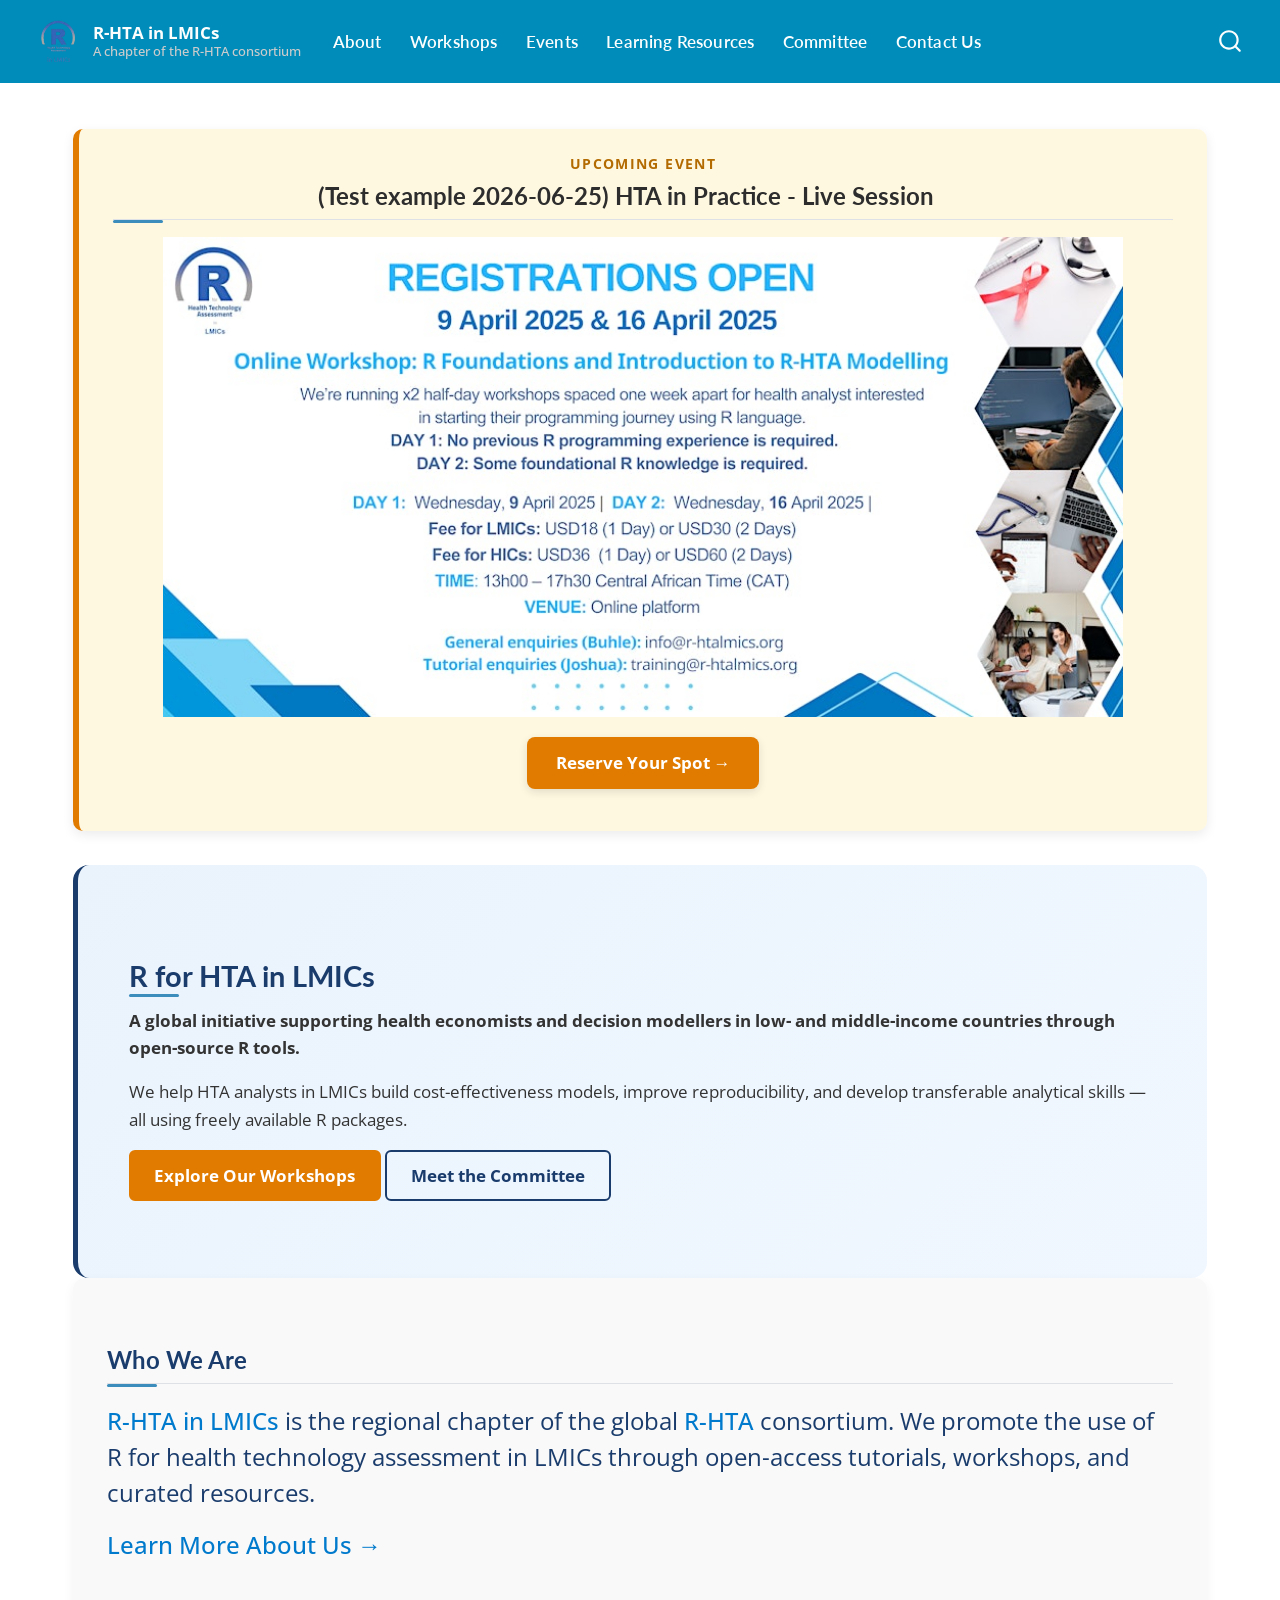
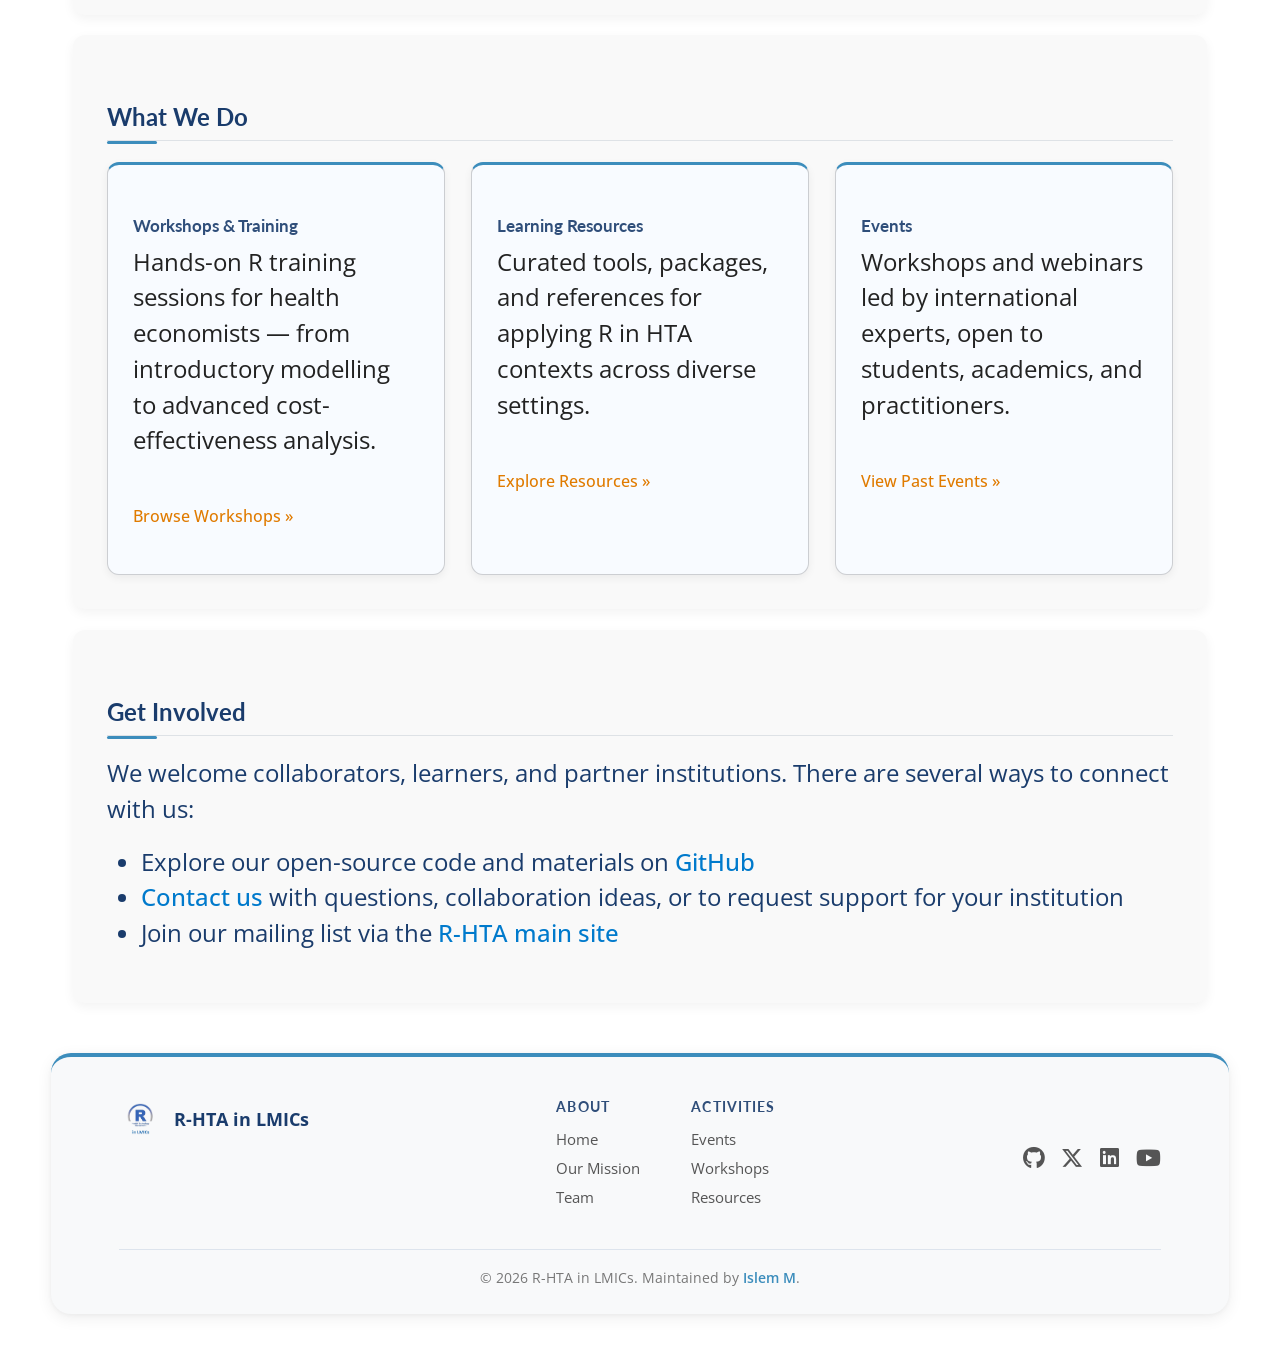
<file: index24082024.html>
<!DOCTYPE html>
<html xmlns="http://www.w3.org/1999/xhtml" lang="en" xml:lang="en"><head>

<meta charset="utf-8">
<meta name="generator" content="quarto-1.10.18">

<meta name="viewport" content="width=device-width, initial-scale=1.0, user-scalable=yes">


<title>index24082024 – R-HTA in LMICs</title>
<style>
/* Default styles provided by pandoc.
** See https://pandoc.org/MANUAL.html#variables-for-html for config info.
*/
span.smallcaps{font-variant: small-caps;}
div.columns{display: flex; gap: 1.5em;}
div.column{flex: auto;}
@media screen {
div.columns{gap: min(4vw, 1.5em);}
div.column{overflow-x: auto;}
}
div.hanging-indent{margin-left: 1.5em; text-indent: -1.5em;}
ul.task-list{list-style: none;}
ul.task-list li input[type="checkbox"] {
  width: 0.8em;
  margin: 0 0.8em 0.2em -1em; /* quarto-specific, see https://github.com/quarto-dev/quarto-cli/issues/4556 */ 
  vertical-align: middle;
}
</style>


<script src="site_libs/quarto-nav/quarto-nav.js"></script>
<script src="site_libs/quarto-nav/headroom.min.js"></script>
<script src="site_libs/clipboard/clipboard.min.js"></script>
<script src="site_libs/quarto-search/autocomplete.umd.js"></script>
<script src="site_libs/quarto-search/fuse.min.js"></script>
<script src="site_libs/quarto-search/quarto-search.js"></script>
<meta name="quarto:offset" content="./">
<link href="./favicon-32x32.png" rel="icon" type="image/png">
<script src="site_libs/quarto-html/quarto.js" type="module"></script>
<script src="site_libs/quarto-html/tabsets/tabsets.js" type="module"></script>
<script src="site_libs/quarto-html/popper.min.js"></script>
<script src="site_libs/quarto-html/tippy.umd.min.js"></script>
<script src="site_libs/quarto-html/anchor.min.js"></script>
<link href="site_libs/quarto-html/tippy.css" rel="stylesheet">
<link href="site_libs/quarto-html/quarto-syntax-highlighting-64a204ab8560d761af7679ceaba22944.css" rel="stylesheet" id="quarto-text-highlighting-styles">
<script src="site_libs/bootstrap/bootstrap.min.js"></script>
<link href="site_libs/bootstrap/bootstrap-icons.css" rel="stylesheet">
<link href="site_libs/bootstrap/bootstrap-89bf13ec4319bff50ce537e56bf4cb29.min.css" rel="stylesheet" append-hash="true" id="quarto-bootstrap" data-mode="light">
<script id="quarto-search-options" type="application/json">{
  "location": "navbar",
  "copy-button": false,
  "collapse-after": 3,
  "panel-placement": "end",
  "type": "overlay",
  "limit": 50,
  "keyboard-shortcut": [
    "f",
    "/",
    "s"
  ],
  "show-item-context": false,
  "language": {
    "search-no-results-text": "No results",
    "search-matching-documents-text": "matching documents",
    "search-copy-link-title": "Copy link to search",
    "search-hide-matches-text": "Hide additional matches",
    "search-more-match-text": "more match in this document",
    "search-more-matches-text": "more matches in this document",
    "search-clear-button-title": "Clear",
    "search-text-placeholder": "",
    "search-detached-cancel-button-title": "Cancel",
    "search-submit-button-title": "Submit",
    "search-label": "Search"
  }
}</script>
<script>
  window.addEventListener("DOMContentLoaded", () => {
    const brand = document.querySelector(".navbar-brand");
    if (brand) {
      brand.innerHTML = `
        <div class="custom-brand">
          <img src="assets/images/logo2-removebg-preview.png" alt="Logo" class="custom-logo" />
          <div class="brand-text">
            <div class="brand-title">R-HTA in LMICs</div>
          <div class="brand-subtitle">A chapter of the R-HTA consortium</div>
          </div>
        </div>
      `;
    }
  });
</script>

<link rel="stylesheet" href="https://cdnjs.cloudflare.com/ajax/libs/font-awesome/6.4.0/css/all.min.css">
<link href="https://fonts.googleapis.com/css2?family=Lato:wght@300;400;700&amp;family=Open+Sans:wght@400;600&amp;display=swap" rel="stylesheet">


<link rel="stylesheet" href="styles.css">
</head>

<body class="nav-fixed quarto-light">

<div id="quarto-search-results"></div>
  <header id="quarto-header" class="headroom fixed-top">
    <nav class="navbar navbar-expand-lg " data-bs-theme="dark">
      <div class="navbar-container container-fluid">
      <div class="navbar-brand-container mx-auto">
    <a class="navbar-brand" href="./index.html">
    <span class="navbar-title">R-HTA in LMICs</span>
    </a>
  </div>
            <div id="quarto-search" class="" title="Search"></div>
          <button class="navbar-toggler" type="button" data-bs-toggle="collapse" data-bs-target="#navbarCollapse" aria-controls="navbarCollapse" role="menu" aria-expanded="false" aria-label="Toggle navigation" onclick="if (window.quartoToggleHeadroom) { window.quartoToggleHeadroom(); }">
  <span class="navbar-toggler-icon"></span>
</button>
          <div class="collapse navbar-collapse" id="navbarCollapse">
            <ul class="navbar-nav navbar-nav-scroll me-auto">
  <li class="nav-item">
    <a class="nav-link" href="./about.html"> 
<span class="menu-text">About</span></a>
  </li>  
  <li class="nav-item">
    <a class="nav-link" href="./workshops.html"> 
<span class="menu-text">Workshops</span></a>
  </li>  
  <li class="nav-item">
    <a class="nav-link" href="./past-events.html"> 
<span class="menu-text">Events</span></a>
  </li>  
  <li class="nav-item">
    <a class="nav-link" href="./resrcs.html"> 
<span class="menu-text">Learning Resources</span></a>
  </li>  
  <li class="nav-item">
    <a class="nav-link" href="./commitee.html"> 
<span class="menu-text">Committee</span></a>
  </li>  
  <li class="nav-item">
    <a class="nav-link" href="./contact.html"> 
<span class="menu-text">Contact Us</span></a>
  </li>  
</ul>
          </div> <!-- /navcollapse -->
            <div class="quarto-navbar-tools">
</div>
      </div> <!-- /container-fluid -->
    </nav>
</header>
<!-- content -->
<div id="quarto-content" class="quarto-container page-columns page-rows-contents page-layout-full page-navbar">
<!-- sidebar -->
<!-- margin-sidebar -->
    
<!-- main -->
<main class="content column-page" id="quarto-document-content"><header id="title-block-header" class="quarto-title-block"></header>




<div class="featured-event-box">
<p class="event-label">
Upcoming Event
</p>
<h2 class="event-title anchored">
(Test example 2026-06-25) HTA in Practice - Live Session
</h2>
<p><img src="assets/images/events/new_event.jpg" class="event-banner" alt="(Test example 2026-06-25) HTA in Practice - Live Session"> <a class="btn btn-highlight" href="https://www.eventbrite.co.uk/e/r-foundations-and-introduction-to-r-hta-modelling-tickets-1276838922589?aff=oddtdtcreator" target="_blank">Reserve Your Spot →</a></p>
</div>
<section id="r-for-hta-in-lmics" class="level1 hero" style="background: linear-gradient(135deg, #eaf3fc 0%, #f0f7ff 100%); padding: 3.5rem 3rem; border-radius: 16px; text-align: left; border-left: 5px solid #1a3c6c;">
<h1>R for HTA in LMICs</h1>
<p><strong>A global initiative supporting health economists and decision modellers in low- and middle-income countries through open-source R tools.</strong></p>
<p>We help HTA analysts in LMICs build cost-effectiveness models, improve reproducibility, and develop transferable analytical skills — all using freely available R packages.</p>
<p><a href="./workshops.html" class="btn btn-primary">Explore Our Workshops</a> <a href="./commitee.html" class="btn btn-outline">Meet the Committee</a></p>
</section>
<section id="who-we-are" class="level2 section-title section-box">
<h2 class="section-title anchored" data-anchor-id="who-we-are">Who We Are</h2>
<p><a href="./about.html">R-HTA in LMICs</a> is the regional chapter of the global <a href="https://r-hta.org/" target="_blank">R-HTA</a> consortium. We promote the use of R for health technology assessment in LMICs through open-access tutorials, workshops, and curated resources.</p>
<p><a href="./about.html">Learn More About Us →</a></p>
</section>
<section id="what-we-do" class="level2 section-title section-box">
<h2 class="section-title anchored" data-anchor-id="what-we-do">What We Do</h2>
<div class="card-grid">
<section id="workshops-training" class="level3 card">
<h3 class="anchored" data-anchor-id="workshops-training">Workshops &amp; Training</h3>
<p>Hands-on R training sessions for health economists — from introductory modelling to advanced cost-effectiveness analysis.</p>
<div class="past-events-link">
<p><a href="./workshops.html">Browse Workshops »</a></p>
</div>
</section>
<section id="learning-resources" class="level3 card">
<h3 class="anchored" data-anchor-id="learning-resources">Learning Resources</h3>
<p>Curated tools, packages, and references for applying R in HTA contexts across diverse settings.</p>
<div class="past-events-link">
<p><a href="./resrcs.html">Explore Resources »</a></p>
</div>
</section>
<section id="events" class="level3 card">
<h3 class="anchored" data-anchor-id="events">Events</h3>
<p>Workshops and webinars led by international experts, open to students, academics, and practitioners.</p>
<div class="past-events-link">
<p><a href="./past-events.html">View Past Events »</a></p>
</div>
</section>
</div>
</section>
<section id="get-involved" class="level2 section-title section-box">
<h2 class="section-title anchored" data-anchor-id="get-involved">Get Involved</h2>
<p>We welcome collaborators, learners, and partner institutions. There are several ways to connect with us:</p>
<ul>
<li>Explore our open-source code and materials on <a href="https://github.com/R-HTA-in-LMICs" target="_blank">GitHub</a></li>
<li><a href="./contact.html">Contact us</a> with questions, collaboration ideas, or to request support for your institution</li>
<li>Join our mailing list via the <a href="https://r-hta.org/" target="_blank">R-HTA main site</a></li>
</ul>
</section>
<style>
  .featured-event-box {
  background-color: #fff8e1;
  border-left: 6px solid #e07b00;
  padding: 1.5rem 2rem;
  margin-bottom: 2rem;
  border-radius: 10px;
  box-shadow: 0 4px 12px rgba(0,0,0,0.08);
  animation: fadeIn 0.8s ease-in;
  text-align: center;
}

.event-label {
  font-size: 0.82rem;
  font-weight: 700;
  text-transform: uppercase;
  letter-spacing: 0.1em;
  color: #b36b00;
  margin-bottom: 0.4rem;
}

.event-banner {
  width: 100%;
  max-height: 480px;
  object-fit: contain; 
  border-radius: 8px;
  margin: 0 auto 1.2rem auto;
  display: block;
}

.event-title {
  font-size: 1.4rem;
  font-weight: 700;
  color: #2d2d2d;
  margin: 0.4rem 0 1rem 0;
}

.featured-event-box .btn {
  background-color: #e07b00;
  color: white;
  padding: 0.7rem 1.6rem;
  font-size: 1rem;
  border-radius: 8px;
  text-decoration: none;
  font-weight: 700;
  box-shadow: 0 3px 8px rgba(0, 0, 0, 0.12);
  transition: background-color 0.3s ease, transform 0.2s ease;
  display: inline-block;
}

.featured-event-box .btn:hover {
  background-color: #c96e00;
  transform: translateY(-2px);
  text-decoration: none;
}
</style>



</main> <!-- /main -->
<!-- Outer wrapper: JS below corrects width + position after render -->
<div class="site-footer-outer">

  <footer class="site-footer">

    <div class="footer-container">

      <!-- Logo and Brand -->
<!-- Logo and Brand -->
<a href="index.html" class="footer-brand-link">
  <div class="footer-brand">
    <img src="assets/images/logo2-removebg-preview.png" alt="R-HTA in LMICs Logo" class="footer-logo">
    <span class="footer-title">R-HTA in LMICs</span>
  </div>
</a>

      <!-- Site Links -->
      <div class="footer-links">
        <div class="link-column">
          <h4>About</h4>
          <a href="index.html">Home</a>
          <a href="about.html">Our Mission</a>
          <a href="commitee.html">Team</a>
        </div>
        <div class="link-column">
          <h4>Activities</h4>
          <a href="past-events.html">Events</a>
          <a href="workshops.html">Workshops</a>
          <a href="resrcs.html">Resources</a>
        </div>
      </div>

      <!-- Social Icons -->
      <div class="footer-social">
        <a href="https://github.com/R-HTA-in-LMICs" target="_blank" rel="noopener noreferrer" aria-label="GitHub"><i class="fab fa-github"></i></a>
        <a href="https://x.com/rhta_lmics" target="_blank" rel="noopener noreferrer" aria-label="X / Twitter"><i class="fab fa-x-twitter"></i></a>
        <a href="https://www.linkedin.com/company/r-hta-in-lmics/" target="_blank" rel="noopener noreferrer" aria-label="LinkedIn"><i class="fab fa-linkedin"></i></a>
        <a href="https://www.youtube.com/@r-htainlmics4175" target="_blank" rel="noopener noreferrer" aria-label="YouTube"><i class="fab fa-youtube"></i></a>
      </div>

    </div>

    <!-- Bottom copyright bar — inside the card -->
    <div class="footer-bottom-wrapper">
      <div class="footer-bottom">
        © 2026 R-HTA in LMICs. Maintained by
        <a href="https://www.linkedin.com/in/islem-meherzi-bba309b3/" target="_blank" rel="noopener noreferrer">Islem M</a>.
      </div>
    </div>

  </footer>

</div><!-- /.site-footer-outer -->

<script>
(function () {
  function stretchFooter() {
    var outer = document.querySelector('.site-footer-outer');
    if (!outer) return;

    /* 1. Reset any previous inline styles so getBoundingClientRect is clean */
    outer.style.marginLeft = '';
    outer.style.width = '';

    /* 2. Measure where the element currently starts (its left edge from viewport) */
    var leftOffset = outer.getBoundingClientRect().left;

    /* 3. clientWidth excludes the scrollbar — no asymmetry bug */
    var viewportWidth = document.documentElement.clientWidth;

    /* 4. Pull it to the left viewport edge and stretch it full-width */
    outer.style.marginLeft  = (-leftOffset) + 'px';
    outer.style.width       = viewportWidth + 'px';
  }

  /* Run on load and on every resize */
  if (document.readyState === 'loading') {
    document.addEventListener('DOMContentLoaded', stretchFooter);
  } else {
    stretchFooter();
  }
  window.addEventListener('resize', stretchFooter);
})();
</script>
<script id="quarto-html-after-body" type="application/javascript">
  window.document.addEventListener("DOMContentLoaded", function (event) {
    const icon = "";
    const anchorJS = new window.AnchorJS();
    anchorJS.options = {
      placement: 'right',
      icon: icon
    };
    anchorJS.add('.anchored');
    const isCodeAnnotation = (el) => {
      for (const clz of el.classList) {
        if (clz.startsWith('code-annotation-')) {                     
          return true;
        }
      }
      return false;
    }
    const onCopySuccess = function(e) {
      // button target
      const button = e.trigger;
      // don't keep focus
      button.blur();
      // flash "checked"
      button.classList.add('code-copy-button-checked');
      var currentTitle = button.getAttribute("title");
      button.setAttribute("title", "Copied!");
      let tooltip;
      if (window.bootstrap) {
        button.setAttribute("data-bs-toggle", "tooltip");
        button.setAttribute("data-bs-placement", "left");
        button.setAttribute("data-bs-title", "Copied!");
        tooltip = new bootstrap.Tooltip(button, 
          { trigger: "manual", 
            customClass: "code-copy-button-tooltip",
            offset: [0, -8]});
        tooltip.show();    
      }
      setTimeout(function() {
        if (tooltip) {
          tooltip.hide();
          button.removeAttribute("data-bs-title");
          button.removeAttribute("data-bs-toggle");
          button.removeAttribute("data-bs-placement");
        }
        button.setAttribute("title", currentTitle);
        button.classList.remove('code-copy-button-checked');
      }, 1000);
      // clear code selection
      e.clearSelection();
    }
    const getTextToCopy = function(trigger) {
      const outerScaffold = trigger.parentElement.cloneNode(true);
      const codeEl = outerScaffold.querySelector('code');
      for (const childEl of codeEl.children) {
        if (isCodeAnnotation(childEl)) {
          childEl.remove();
        }
      }
      return codeEl.innerText;
    }
    const clipboard = new window.ClipboardJS('.code-copy-button:not([data-in-quarto-modal])', {
      text: getTextToCopy
    });
    clipboard.on('success', onCopySuccess);
    if (window.document.getElementById('quarto-embedded-source-code-modal')) {
      const clipboardModal = new window.ClipboardJS('.code-copy-button[data-in-quarto-modal]', {
        text: getTextToCopy,
        container: window.document.getElementById('quarto-embedded-source-code-modal')
      });
      clipboardModal.on('success', onCopySuccess);
    }
      var localhostRegex = new RegExp(/^(?:http|https):\/\/localhost\:?[0-9]*\//);
      var mailtoRegex = new RegExp(/^mailto:/);
        var filterRegex = new RegExp("https:\/\/r-hta-in-lmics\.github\.io\/New_Rhta_Lmics_website\/");
      var isInternal = (href) => {
          return filterRegex.test(href) || localhostRegex.test(href) || mailtoRegex.test(href);
      }
      // Inspect non-navigation links and adorn them if external
     var links = window.document.querySelectorAll('a[href]:not(.nav-link):not(.navbar-brand):not(.toc-action):not(.sidebar-link):not(.sidebar-item-toggle):not(.pagination-link):not(.no-external):not([aria-hidden]):not(.dropdown-item):not(.quarto-navigation-tool):not(.about-link)');
      for (var i=0; i<links.length; i++) {
        const link = links[i];
        if (!isInternal(link.href)) {
          // undo the damage that might have been done by quarto-nav.js in the case of
          // links that we want to consider external
          if (link.dataset.originalHref !== undefined) {
            link.href = link.dataset.originalHref;
          }
        }
      }
    function tippyHover(el, contentFn, onTriggerFn, onUntriggerFn) {
      const config = {
        allowHTML: true,
        maxWidth: 500,
        delay: 100,
        arrow: false,
        appendTo: function(el) {
            return el.parentElement;
        },
        interactive: true,
        interactiveBorder: 10,
        theme: 'quarto',
        placement: 'bottom-start',
      };
      if (contentFn) {
        config.content = contentFn;
      }
      if (onTriggerFn) {
        config.onTrigger = onTriggerFn;
      }
      if (onUntriggerFn) {
        config.onUntrigger = onUntriggerFn;
      }
      window.tippy(el, config); 
    }
    const noterefs = window.document.querySelectorAll('a[role="doc-noteref"]');
    for (var i=0; i<noterefs.length; i++) {
      const ref = noterefs[i];
      tippyHover(ref, function() {
        // use id or data attribute instead here
        let href = ref.getAttribute('data-footnote-href') || ref.getAttribute('href');
        try { href = new URL(href).hash; } catch {}
        const id = href.replace(/^#\/?/, "");
        const note = window.document.getElementById(id);
        if (note) {
          return note.innerHTML;
        } else {
          return "";
        }
      });
    }
    const xrefs = window.document.querySelectorAll('a.quarto-xref');
    const processXRef = (id, note) => {
      // Strip column container classes
      const stripColumnClz = (el) => {
        el.classList.remove("page-full", "page-columns");
        if (el.children) {
          for (const child of el.children) {
            stripColumnClz(child);
          }
        }
      }
      stripColumnClz(note)
      if (id === null || id.startsWith('sec-')) {
        // Special case sections, only their first couple elements
        const container = document.createElement("div");
        if (note.children && note.children.length > 2) {
          container.appendChild(note.children[0].cloneNode(true));
          for (let i = 1; i < note.children.length; i++) {
            const child = note.children[i];
            if (child.tagName === "P" && child.innerText === "") {
              continue;
            } else {
              container.appendChild(child.cloneNode(true));
              break;
            }
          }
          if (window.Quarto?.typesetMath) {
            window.Quarto.typesetMath(container);
          }
          return container.innerHTML
        } else {
          if (window.Quarto?.typesetMath) {
            window.Quarto.typesetMath(note);
          }
          return note.innerHTML;
        }
      } else {
        // Remove any anchor links if they are present
        const anchorLink = note.querySelector('a.anchorjs-link');
        if (anchorLink) {
          anchorLink.remove();
        }
        if (window.Quarto?.typesetMath) {
          window.Quarto.typesetMath(note);
        }
        if (note.classList.contains("callout")) {
          return note.outerHTML;
        } else {
          return note.innerHTML;
        }
      }
    }
    for (var i=0; i<xrefs.length; i++) {
      const xref = xrefs[i];
      tippyHover(xref, undefined, function(instance) {
        instance.disable();
        let url = xref.getAttribute('href');
        let hash = undefined; 
        if (url.startsWith('#')) {
          hash = url;
        } else {
          try { hash = new URL(url).hash; } catch {}
        }
        if (hash) {
          const id = hash.replace(/^#\/?/, "");
          const note = window.document.getElementById(id);
          if (note !== null) {
            try {
              const html = processXRef(id, note.cloneNode(true));
              instance.setContent(html);
            } finally {
              instance.enable();
              instance.show();
            }
          } else {
            // See if we can fetch this
            fetch(url.split('#')[0])
            .then(res => res.text())
            .then(html => {
              const parser = new DOMParser();
              const htmlDoc = parser.parseFromString(html, "text/html");
              const note = htmlDoc.getElementById(id);
              if (note !== null) {
                const html = processXRef(id, note);
                instance.setContent(html);
              } 
            }).finally(() => {
              instance.enable();
              instance.show();
            });
          }
        } else {
          // See if we can fetch a full url (with no hash to target)
          // This is a special case and we should probably do some content thinning / targeting
          fetch(url)
          .then(res => res.text())
          .then(html => {
            const parser = new DOMParser();
            const htmlDoc = parser.parseFromString(html, "text/html");
            const note = htmlDoc.querySelector('main.content');
            if (note !== null) {
              // This should only happen for chapter cross references
              // (since there is no id in the URL)
              // remove the first header
              if (note.children.length > 0 && note.children[0].tagName === "HEADER") {
                note.children[0].remove();
              }
              const html = processXRef(null, note);
              instance.setContent(html);
            } 
          }).finally(() => {
            instance.enable();
            instance.show();
          });
        }
      }, function(instance) {
      });
    }
        let selectedAnnoteEl;
        const selectorForAnnotation = ( cell, annotation) => {
          let cellAttr = 'data-code-cell="' + cell + '"';
          let lineAttr = 'data-code-annotation="' +  annotation + '"';
          const selector = 'span[' + cellAttr + '][' + lineAttr + ']';
          return selector;
        }
        const selectCodeLines = (annoteEl) => {
          const doc = window.document;
          const targetCell = annoteEl.getAttribute("data-target-cell");
          const targetAnnotation = annoteEl.getAttribute("data-target-annotation");
          const annoteSpan = window.document.querySelector(selectorForAnnotation(targetCell, targetAnnotation));
          const lines = annoteSpan.getAttribute("data-code-lines").split(",");
          const lineIds = lines.map((line) => {
            return targetCell + "-" + line;
          })
          let top = null;
          let height = null;
          let parent = null;
          if (lineIds.length > 0) {
              //compute the position of the single el (top and bottom and make a div)
              const el = window.document.getElementById(lineIds[0]);
              top = el.offsetTop;
              height = el.offsetHeight;
              parent = el.parentElement.parentElement;
            if (lineIds.length > 1) {
              const lastEl = window.document.getElementById(lineIds[lineIds.length - 1]);
              const bottom = lastEl.offsetTop + lastEl.offsetHeight;
              height = bottom - top;
            }
            if (top !== null && height !== null && parent !== null) {
              // cook up a div (if necessary) and position it 
              let div = window.document.getElementById("code-annotation-line-highlight");
              if (div === null) {
                div = window.document.createElement("div");
                div.setAttribute("id", "code-annotation-line-highlight");
                div.style.position = 'absolute';
                parent.appendChild(div);
              }
              div.style.top = top - 2 + "px";
              div.style.height = height + 4 + "px";
              div.style.left = 0;
              let gutterDiv = window.document.getElementById("code-annotation-line-highlight-gutter");
              if (gutterDiv === null) {
                gutterDiv = window.document.createElement("div");
                gutterDiv.setAttribute("id", "code-annotation-line-highlight-gutter");
                gutterDiv.style.position = 'absolute';
                const codeCell = window.document.getElementById(targetCell);
                const gutter = codeCell.querySelector('.code-annotation-gutter');
                gutter.appendChild(gutterDiv);
              }
              gutterDiv.style.top = top - 2 + "px";
              gutterDiv.style.height = height + 4 + "px";
            }
            selectedAnnoteEl = annoteEl;
          }
        };
        const unselectCodeLines = () => {
          const elementsIds = ["code-annotation-line-highlight", "code-annotation-line-highlight-gutter"];
          elementsIds.forEach((elId) => {
            const div = window.document.getElementById(elId);
            if (div) {
              div.remove();
            }
          });
          selectedAnnoteEl = undefined;
        };
          // Handle positioning of the toggle
      window.addEventListener(
        "resize",
        throttle(() => {
          elRect = undefined;
          if (selectedAnnoteEl) {
            selectCodeLines(selectedAnnoteEl);
          }
        }, 10)
      );
      function throttle(fn, ms) {
      let throttle = false;
      let timer;
        return (...args) => {
          if(!throttle) { // first call gets through
              fn.apply(this, args);
              throttle = true;
          } else { // all the others get throttled
              if(timer) clearTimeout(timer); // cancel #2
              timer = setTimeout(() => {
                fn.apply(this, args);
                timer = throttle = false;
              }, ms);
          }
        };
      }
        // Attach click handler to the DT
        const annoteDls = window.document.querySelectorAll('dt[data-target-cell]');
        for (const annoteDlNode of annoteDls) {
          annoteDlNode.addEventListener('click', (event) => {
            const clickedEl = event.target;
            if (clickedEl !== selectedAnnoteEl) {
              unselectCodeLines();
              const activeEl = window.document.querySelector('dt[data-target-cell].code-annotation-active');
              if (activeEl) {
                activeEl.classList.remove('code-annotation-active');
              }
              selectCodeLines(clickedEl);
              clickedEl.classList.add('code-annotation-active');
            } else {
              // Unselect the line
              unselectCodeLines();
              clickedEl.classList.remove('code-annotation-active');
            }
          });
        }
    const findCites = (el) => {
      const parentEl = el.parentElement;
      if (parentEl) {
        const cites = parentEl.dataset.cites;
        if (cites) {
          return {
            el,
            cites: cites.split(' ')
          };
        } else {
          return findCites(el.parentElement)
        }
      } else {
        return undefined;
      }
    };
    var bibliorefs = window.document.querySelectorAll('a[role="doc-biblioref"]');
    for (var i=0; i<bibliorefs.length; i++) {
      const ref = bibliorefs[i];
      const citeInfo = findCites(ref);
      if (citeInfo) {
        tippyHover(citeInfo.el, function() {
          var popup = window.document.createElement('div');
          citeInfo.cites.forEach(function(cite) {
            var citeDiv = window.document.createElement('div');
            citeDiv.classList.add('hanging-indent');
            citeDiv.classList.add('csl-entry');
            var biblioDiv = window.document.getElementById('ref-' + cite);
            if (biblioDiv) {
              citeDiv.innerHTML = biblioDiv.innerHTML;
            }
            popup.appendChild(citeDiv);
          });
          return popup.innerHTML;
        });
      }
    }
  });
  </script>
</div> <!-- /content -->




</body></html>
</file>
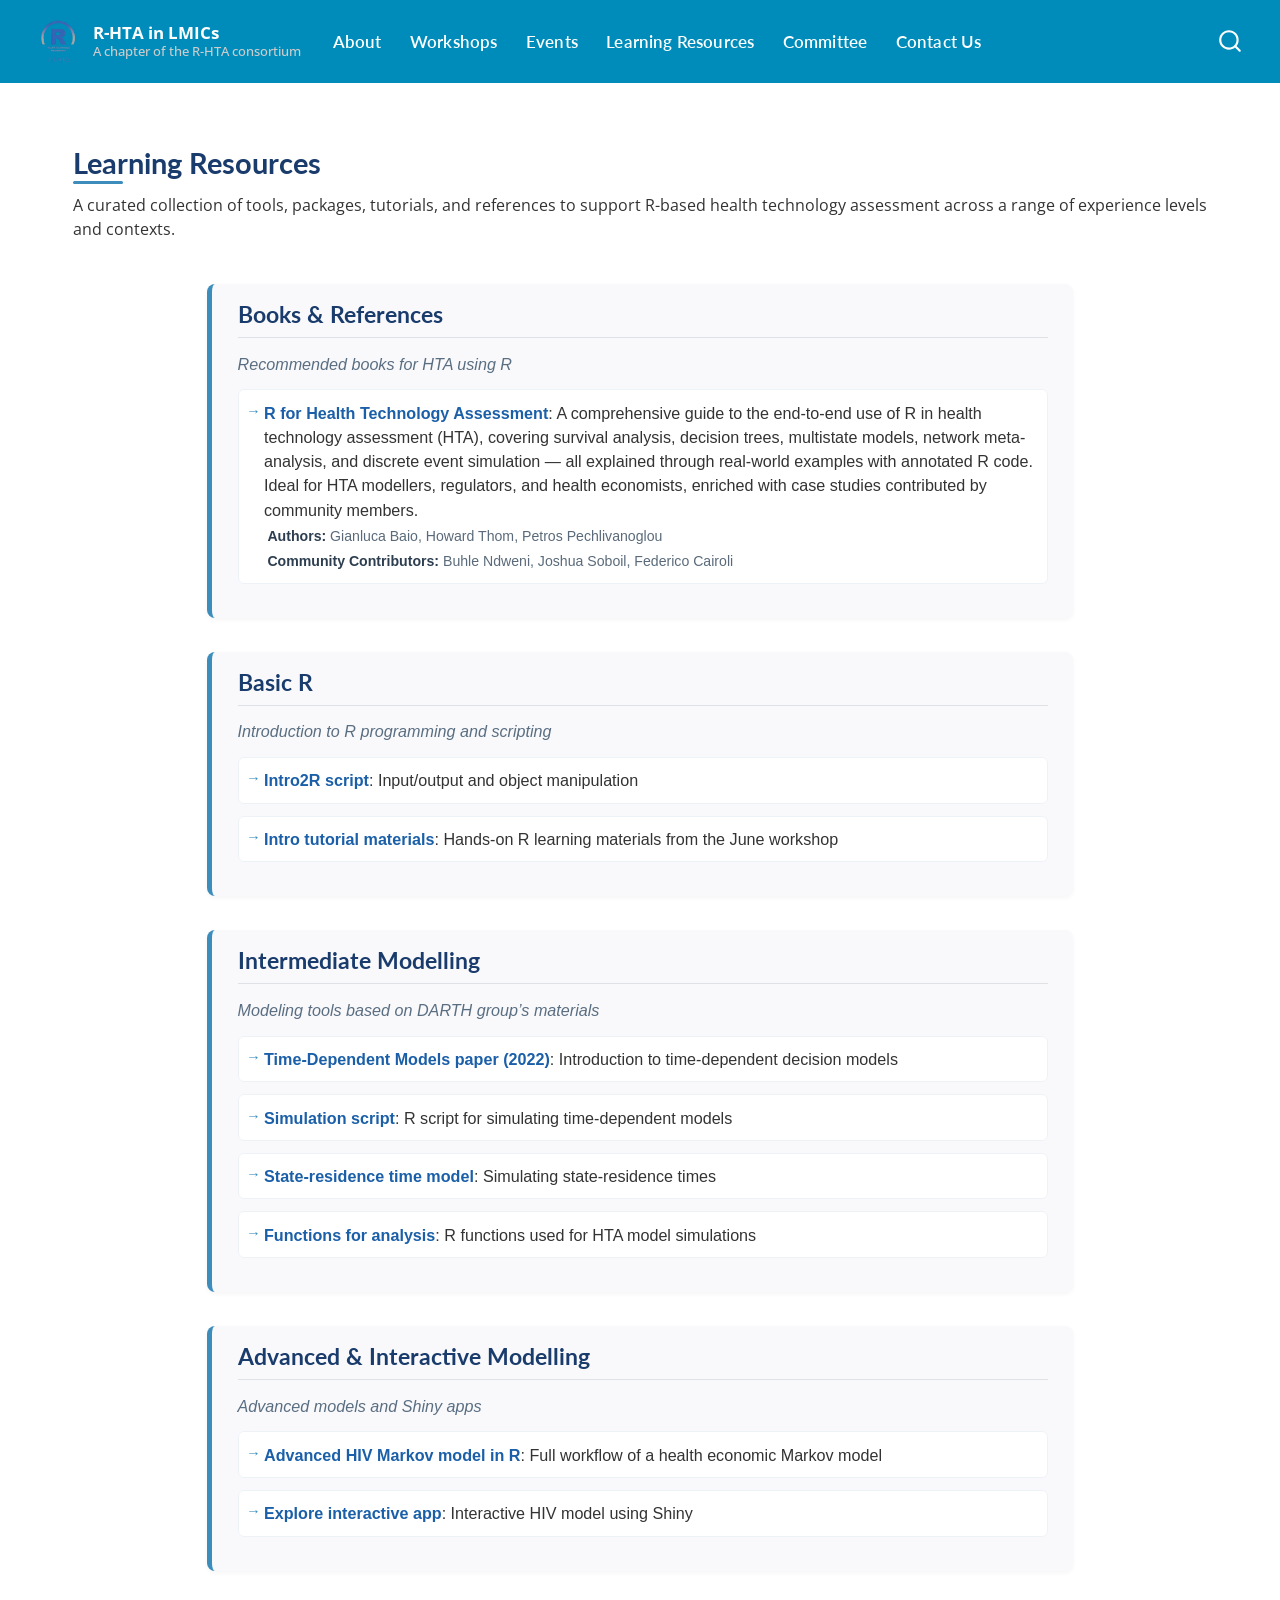
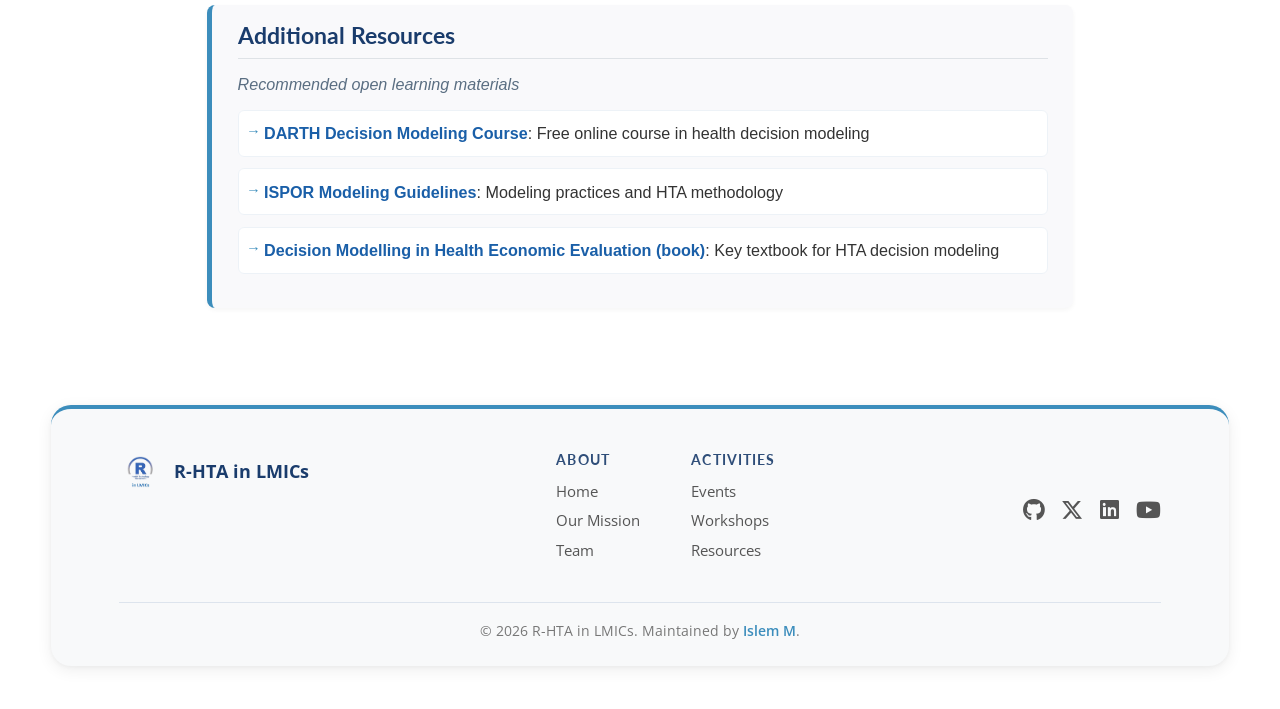
<file: resrcs.html>
<!DOCTYPE html>
<html xmlns="http://www.w3.org/1999/xhtml" lang="en" xml:lang="en"><head>

<meta charset="utf-8">
<meta name="generator" content="quarto-1.10.18">

<meta name="viewport" content="width=device-width, initial-scale=1.0, user-scalable=yes">


<title>resrcs – R-HTA in LMICs</title>
<style>
/* Default styles provided by pandoc.
** See https://pandoc.org/MANUAL.html#variables-for-html for config info.
*/
span.smallcaps{font-variant: small-caps;}
div.columns{display: flex; gap: 1.5em;}
div.column{flex: auto;}
@media screen {
div.columns{gap: min(4vw, 1.5em);}
div.column{overflow-x: auto;}
}
div.hanging-indent{margin-left: 1.5em; text-indent: -1.5em;}
ul.task-list{list-style: none;}
ul.task-list li input[type="checkbox"] {
  width: 0.8em;
  margin: 0 0.8em 0.2em -1em; /* quarto-specific, see https://github.com/quarto-dev/quarto-cli/issues/4556 */ 
  vertical-align: middle;
}
</style>


<script src="site_libs/quarto-nav/quarto-nav.js"></script>
<script src="site_libs/quarto-nav/headroom.min.js"></script>
<script src="site_libs/clipboard/clipboard.min.js"></script>
<script src="site_libs/quarto-search/autocomplete.umd.js"></script>
<script src="site_libs/quarto-search/fuse.min.js"></script>
<script src="site_libs/quarto-search/quarto-search.js"></script>
<meta name="quarto:offset" content="./">
<link href="./favicon-32x32.png" rel="icon" type="image/png">
<script src="site_libs/quarto-html/quarto.js" type="module"></script>
<script src="site_libs/quarto-html/tabsets/tabsets.js" type="module"></script>
<script src="site_libs/quarto-html/popper.min.js"></script>
<script src="site_libs/quarto-html/tippy.umd.min.js"></script>
<script src="site_libs/quarto-html/anchor.min.js"></script>
<link href="site_libs/quarto-html/tippy.css" rel="stylesheet">
<link href="site_libs/quarto-html/quarto-syntax-highlighting-64a204ab8560d761af7679ceaba22944.css" rel="stylesheet" id="quarto-text-highlighting-styles">
<script src="site_libs/bootstrap/bootstrap.min.js"></script>
<link href="site_libs/bootstrap/bootstrap-icons.css" rel="stylesheet">
<link href="site_libs/bootstrap/bootstrap-89bf13ec4319bff50ce537e56bf4cb29.min.css" rel="stylesheet" append-hash="true" id="quarto-bootstrap" data-mode="light">
<script id="quarto-search-options" type="application/json">{
  "location": "navbar",
  "copy-button": false,
  "collapse-after": 3,
  "panel-placement": "end",
  "type": "overlay",
  "limit": 50,
  "keyboard-shortcut": [
    "f",
    "/",
    "s"
  ],
  "show-item-context": false,
  "language": {
    "search-no-results-text": "No results",
    "search-matching-documents-text": "matching documents",
    "search-copy-link-title": "Copy link to search",
    "search-hide-matches-text": "Hide additional matches",
    "search-more-match-text": "more match in this document",
    "search-more-matches-text": "more matches in this document",
    "search-clear-button-title": "Clear",
    "search-text-placeholder": "",
    "search-detached-cancel-button-title": "Cancel",
    "search-submit-button-title": "Submit",
    "search-label": "Search"
  }
}</script>
<script>
  window.addEventListener("DOMContentLoaded", () => {
    const brand = document.querySelector(".navbar-brand");
    if (brand) {
      brand.innerHTML = `
        <div class="custom-brand">
          <img src="assets/images/logo2-removebg-preview.png" alt="Logo" class="custom-logo" />
          <div class="brand-text">
            <div class="brand-title">R-HTA in LMICs</div>
          <div class="brand-subtitle">A chapter of the R-HTA consortium</div>
          </div>
        </div>
      `;
    }
  });
</script>

<link rel="stylesheet" href="https://cdnjs.cloudflare.com/ajax/libs/font-awesome/6.4.0/css/all.min.css">
<link href="https://fonts.googleapis.com/css2?family=Lato:wght@300;400;700&amp;family=Open+Sans:wght@400;600&amp;display=swap" rel="stylesheet">


<link rel="stylesheet" href="styles.css">
</head>

<body class="nav-fixed quarto-light">

<div id="quarto-search-results"></div>
  <header id="quarto-header" class="headroom fixed-top">
    <nav class="navbar navbar-expand-lg " data-bs-theme="dark">
      <div class="navbar-container container-fluid">
      <div class="navbar-brand-container mx-auto">
    <a class="navbar-brand" href="./index.html">
    <span class="navbar-title">R-HTA in LMICs</span>
    </a>
  </div>
            <div id="quarto-search" class="" title="Search"></div>
          <button class="navbar-toggler" type="button" data-bs-toggle="collapse" data-bs-target="#navbarCollapse" aria-controls="navbarCollapse" role="menu" aria-expanded="false" aria-label="Toggle navigation" onclick="if (window.quartoToggleHeadroom) { window.quartoToggleHeadroom(); }">
  <span class="navbar-toggler-icon"></span>
</button>
          <div class="collapse navbar-collapse" id="navbarCollapse">
            <ul class="navbar-nav navbar-nav-scroll me-auto">
  <li class="nav-item">
    <a class="nav-link" href="./about.html"> 
<span class="menu-text">About</span></a>
  </li>  
  <li class="nav-item">
    <a class="nav-link" href="./workshops.html"> 
<span class="menu-text">Workshops</span></a>
  </li>  
  <li class="nav-item">
    <a class="nav-link" href="./past-events.html"> 
<span class="menu-text">Events</span></a>
  </li>  
  <li class="nav-item">
    <a class="nav-link active" href="./resrcs.html" aria-current="page"> 
<span class="menu-text">Learning Resources</span></a>
  </li>  
  <li class="nav-item">
    <a class="nav-link" href="./commitee.html"> 
<span class="menu-text">Committee</span></a>
  </li>  
  <li class="nav-item">
    <a class="nav-link" href="./contact.html"> 
<span class="menu-text">Contact Us</span></a>
  </li>  
</ul>
          </div> <!-- /navcollapse -->
            <div class="quarto-navbar-tools">
</div>
      </div> <!-- /container-fluid -->
    </nav>
</header>
<!-- content -->
<div id="quarto-content" class="quarto-container page-columns page-rows-contents page-layout-full page-navbar">
<!-- sidebar -->
<!-- margin-sidebar -->
    
<!-- main -->
<main class="content column-page" id="quarto-document-content"><header id="title-block-header" class="quarto-title-block"></header>




<section id="learning-resources" class="level1">
<h1>Learning Resources</h1>
<p>A curated collection of tools, packages, tutorials, and references to support R-based health technology assessment across a range of experience levels and contexts.</p>
<div class="resource-wrapper">
<div class="category">
<h2 class="anchored" data-anchor-id="learning-resources">
Books &amp; References
</h2>
<p class="cat-desc">
Recommended books for HTA using R
</p>
<ul class="resource-list">
<li>
<a href="https://www.routledge.com/R-for-Health-Technology-Assessment/Baio-Thom-Pechlivanoglou/p/book/9780367468910" target="_blank" rel="noopener noreferrer"><strong>R for Health Technology Assessment</strong></a>: A comprehensive guide to the end-to-end use of R in health technology assessment (HTA), covering survival analysis, decision trees, multistate models, network meta-analysis, and discrete event simulation — all explained through real-world examples with annotated R code. Ideal for HTA modellers, regulators, and health economists, enriched with case studies contributed by community members.
<div class="meta-info">
<span class="meta-label">Authors:</span> Gianluca Baio, Howard Thom, Petros Pechlivanoglou
</div>
<div class="meta-info">
<span class="meta-label">Community Contributors:</span> Buhle Ndweni, Joshua Soboil, Federico Cairoli
</div>
</li>
</ul>
</div>
<div class="category">
<h2 class="anchored">
Basic R
</h2>
<p class="cat-desc">
Introduction to R programming and scripting
</p>
<ul class="resource-list">
<li>
<a href="https://github.com/R-HTA-in-LMICs/June-Workshop/blob/main/R/Intro2R.R" target="_blank" rel="noopener noreferrer"><strong>Intro2R script</strong></a>: Input/output and object manipulation
</li>
<li>
<a href="https://github.com/R-HTA-in-LMICs/June-Workshop" target="_blank" rel="noopener noreferrer"><strong>Intro tutorial materials</strong></a>: Hands-on R learning materials from the June workshop
</li>
</ul>
</div>
<div class="category">
<h2 class="anchored">
Intermediate Modelling
</h2>
<p class="cat-desc">
Modeling tools based on DARTH group’s materials
</p>
<ul class="resource-list">
<li>
<a href="https://arxiv.org/abs/2108.13552" target="_blank" rel="noopener noreferrer"><strong>Time-Dependent Models paper (2022)</strong></a>: Introduction to time-dependent decision models
</li>
<li>
<a href="https://github.com/R-HTA-in-LMICs/September-Workshop/blob/main/analysis/cSTM_time_dep_simulation.R" target="_blank" rel="noopener noreferrer"><strong>Simulation script</strong></a>: R script for simulating time-dependent models
</li>
<li>
<a href="https://github.com/R-HTA-in-LMICs/September-Workshop/blob/main/analysis/Extra%20material%20-%20cSTM_time_dep_state_residence/cSTM_time_dep_state_residence.R" target="_blank" rel="noopener noreferrer"><strong>State-residence time model</strong></a>: Simulating state-residence times
</li>
<li>
<a href="https://github.com/R-HTA-in-LMICs/September-Workshop/tree/main/R" target="_blank" rel="noopener noreferrer"><strong>Functions for analysis</strong></a>: R functions used for HTA model simulations
</li>
</ul>
</div>
<div class="category">
<h2 class="anchored">
Advanced &amp; Interactive Modelling
</h2>
<p class="cat-desc">
Advanced models and Shiny apps
</p>
<ul class="resource-list">
<li>
<a href="https://github.com/R-HTA-in-LMICs/Advanced-Tutorial-2022" target="_blank" rel="noopener noreferrer"><strong>Advanced HIV Markov model in R</strong></a>: Full workflow of a health economic Markov model
</li>
<li>
<a href="https://r-htalmics.shinyapps.io/hiv_model/" target="_blank" rel="noopener noreferrer"><strong>Explore interactive app</strong></a>: Interactive HIV model using Shiny
</li>
</ul>
</div>
<div class="category">
<h2 class="anchored">
Additional Resources
</h2>
<p class="cat-desc">
Recommended open learning materials
</p>
<ul class="resource-list">
<li>
<a href="https://www.mcmasterforum.org/find-evidence/learn-how/decision-modelling" target="_blank" rel="noopener noreferrer"><strong>DARTH Decision Modeling Course</strong></a>: Free online course in health decision modeling
</li>
<li>
<a href="https://www.ispor.org/heor-resources/good-practices-for-outcomes-research" target="_blank" rel="noopener noreferrer"><strong>ISPOR Modeling Guidelines</strong></a>: Modeling practices and HTA methodology
</li>
<li>
<a href="https://www.amazon.com/Decision-Modelling-Health-Economic-Evaluation/dp/0198526628" target="_blank" rel="noopener noreferrer"><strong>Decision Modelling in Health Economic Evaluation (book)</strong></a>: Key textbook for HTA decision modeling
</li>
</ul>
</div>
<style>
/* General Layout */
.resource-wrapper {
  max-width: 900px;
  margin: 0 auto;
  padding: 1.5rem 1rem 2rem;
  font-family: "Segoe UI", Tahoma, Geneva, Verdana, sans-serif;
  color: #333;
}

/* Category Styling */
.category {
  background: #f9f9fb;
  border-left: 5px solid #3C8DBC;
  border-radius: 8px;
  margin-bottom: 2rem;
  padding: 1rem 1.5rem;
  box-shadow: 0 2px 6px rgba(0, 0, 0, 0.05);
  transition: box-shadow 0.2s ease;
}

.category:hover {
  box-shadow: 0 4px 12px rgba(0, 0, 0, 0.08);
}

.category h2 {
  margin-top: 0;
  color: #1a3c6c;
  font-size: 1.35rem;
}

.category h2::after {
  display: none;
}

.cat-desc {
  font-style: italic;
  color: #5a6e82;
  margin-bottom: 0.8rem;
  font-size: 0.95rem;
}

/* Resource List */
.resource-list {
  list-style-type: none;
  padding-left: 0;
}

.resource-list li {
  margin: 0.7rem 0;
  padding: 0.6rem 0.8rem 0.6rem 1.5rem;
  position: relative;
  background: #ffffff;
  border-radius: 6px;
  font-size: 0.95rem;
  border: 1px solid #edf2f7;
}

/* Neutral arrow marker — does NOT imply video/playback */
.resource-list li::before {
  content: "→";
  position: absolute;
  left: 0.45rem;
  top: 0.6rem;
  color: #3C8DBC;
  font-size: 0.85rem;
  font-weight: 700;
}

.resource-list a {
  color: #1a5fa8;
  text-decoration: none;
}

.resource-list a:hover {
  text-decoration: underline;
  color: #1a3c6c;
}

.meta-info {
  font-size: 0.83rem;
  color: #5a6a7a;
  margin-top: 0.25rem;
  margin-left: 0.2rem;
}

.meta-label {
  font-weight: 700;
  color: #2d3e50;
}

</style>
</div>


</section>

</main> <!-- /main -->
<!-- Outer wrapper: JS below corrects width + position after render -->
<div class="site-footer-outer">

  <footer class="site-footer">

    <div class="footer-container">

      <!-- Logo and Brand -->
<!-- Logo and Brand -->
<a href="index.html" class="footer-brand-link">
  <div class="footer-brand">
    <img src="assets/images/logo2-removebg-preview.png" alt="R-HTA in LMICs Logo" class="footer-logo">
    <span class="footer-title">R-HTA in LMICs</span>
  </div>
</a>

      <!-- Site Links -->
      <div class="footer-links">
        <div class="link-column">
          <h4>About</h4>
          <a href="index.html">Home</a>
          <a href="about.html">Our Mission</a>
          <a href="commitee.html">Team</a>
        </div>
        <div class="link-column">
          <h4>Activities</h4>
          <a href="past-events.html">Events</a>
          <a href="workshops.html">Workshops</a>
          <a href="resrcs.html">Resources</a>
        </div>
      </div>

      <!-- Social Icons -->
      <div class="footer-social">
        <a href="https://github.com/R-HTA-in-LMICs" target="_blank" rel="noopener noreferrer" aria-label="GitHub"><i class="fab fa-github"></i></a>
        <a href="https://x.com/rhta_lmics" target="_blank" rel="noopener noreferrer" aria-label="X / Twitter"><i class="fab fa-x-twitter"></i></a>
        <a href="https://www.linkedin.com/company/r-hta-in-lmics/" target="_blank" rel="noopener noreferrer" aria-label="LinkedIn"><i class="fab fa-linkedin"></i></a>
        <a href="https://www.youtube.com/@r-htainlmics4175" target="_blank" rel="noopener noreferrer" aria-label="YouTube"><i class="fab fa-youtube"></i></a>
      </div>

    </div>

    <!-- Bottom copyright bar — inside the card -->
    <div class="footer-bottom-wrapper">
      <div class="footer-bottom">
        © 2026 R-HTA in LMICs. Maintained by
        <a href="https://www.linkedin.com/in/islem-meherzi-bba309b3/" target="_blank" rel="noopener noreferrer">Islem M</a>.
      </div>
    </div>

  </footer>

</div><!-- /.site-footer-outer -->

<script>
(function () {
  function stretchFooter() {
    var outer = document.querySelector('.site-footer-outer');
    if (!outer) return;

    /* 1. Reset any previous inline styles so getBoundingClientRect is clean */
    outer.style.marginLeft = '';
    outer.style.width = '';

    /* 2. Measure where the element currently starts (its left edge from viewport) */
    var leftOffset = outer.getBoundingClientRect().left;

    /* 3. clientWidth excludes the scrollbar — no asymmetry bug */
    var viewportWidth = document.documentElement.clientWidth;

    /* 4. Pull it to the left viewport edge and stretch it full-width */
    outer.style.marginLeft  = (-leftOffset) + 'px';
    outer.style.width       = viewportWidth + 'px';
  }

  /* Run on load and on every resize */
  if (document.readyState === 'loading') {
    document.addEventListener('DOMContentLoaded', stretchFooter);
  } else {
    stretchFooter();
  }
  window.addEventListener('resize', stretchFooter);
})();
</script>
<script id="quarto-html-after-body" type="application/javascript">
  window.document.addEventListener("DOMContentLoaded", function (event) {
    const icon = "";
    const anchorJS = new window.AnchorJS();
    anchorJS.options = {
      placement: 'right',
      icon: icon
    };
    anchorJS.add('.anchored');
    const isCodeAnnotation = (el) => {
      for (const clz of el.classList) {
        if (clz.startsWith('code-annotation-')) {                     
          return true;
        }
      }
      return false;
    }
    const onCopySuccess = function(e) {
      // button target
      const button = e.trigger;
      // don't keep focus
      button.blur();
      // flash "checked"
      button.classList.add('code-copy-button-checked');
      var currentTitle = button.getAttribute("title");
      button.setAttribute("title", "Copied!");
      let tooltip;
      if (window.bootstrap) {
        button.setAttribute("data-bs-toggle", "tooltip");
        button.setAttribute("data-bs-placement", "left");
        button.setAttribute("data-bs-title", "Copied!");
        tooltip = new bootstrap.Tooltip(button, 
          { trigger: "manual", 
            customClass: "code-copy-button-tooltip",
            offset: [0, -8]});
        tooltip.show();    
      }
      setTimeout(function() {
        if (tooltip) {
          tooltip.hide();
          button.removeAttribute("data-bs-title");
          button.removeAttribute("data-bs-toggle");
          button.removeAttribute("data-bs-placement");
        }
        button.setAttribute("title", currentTitle);
        button.classList.remove('code-copy-button-checked');
      }, 1000);
      // clear code selection
      e.clearSelection();
    }
    const getTextToCopy = function(trigger) {
      const outerScaffold = trigger.parentElement.cloneNode(true);
      const codeEl = outerScaffold.querySelector('code');
      for (const childEl of codeEl.children) {
        if (isCodeAnnotation(childEl)) {
          childEl.remove();
        }
      }
      return codeEl.innerText;
    }
    const clipboard = new window.ClipboardJS('.code-copy-button:not([data-in-quarto-modal])', {
      text: getTextToCopy
    });
    clipboard.on('success', onCopySuccess);
    if (window.document.getElementById('quarto-embedded-source-code-modal')) {
      const clipboardModal = new window.ClipboardJS('.code-copy-button[data-in-quarto-modal]', {
        text: getTextToCopy,
        container: window.document.getElementById('quarto-embedded-source-code-modal')
      });
      clipboardModal.on('success', onCopySuccess);
    }
      var localhostRegex = new RegExp(/^(?:http|https):\/\/localhost\:?[0-9]*\//);
      var mailtoRegex = new RegExp(/^mailto:/);
        var filterRegex = new RegExp("https:\/\/r-hta-in-lmics\.github\.io\/New_Rhta_Lmics_website\/");
      var isInternal = (href) => {
          return filterRegex.test(href) || localhostRegex.test(href) || mailtoRegex.test(href);
      }
      // Inspect non-navigation links and adorn them if external
     var links = window.document.querySelectorAll('a[href]:not(.nav-link):not(.navbar-brand):not(.toc-action):not(.sidebar-link):not(.sidebar-item-toggle):not(.pagination-link):not(.no-external):not([aria-hidden]):not(.dropdown-item):not(.quarto-navigation-tool):not(.about-link)');
      for (var i=0; i<links.length; i++) {
        const link = links[i];
        if (!isInternal(link.href)) {
          // undo the damage that might have been done by quarto-nav.js in the case of
          // links that we want to consider external
          if (link.dataset.originalHref !== undefined) {
            link.href = link.dataset.originalHref;
          }
        }
      }
    function tippyHover(el, contentFn, onTriggerFn, onUntriggerFn) {
      const config = {
        allowHTML: true,
        maxWidth: 500,
        delay: 100,
        arrow: false,
        appendTo: function(el) {
            return el.parentElement;
        },
        interactive: true,
        interactiveBorder: 10,
        theme: 'quarto',
        placement: 'bottom-start',
      };
      if (contentFn) {
        config.content = contentFn;
      }
      if (onTriggerFn) {
        config.onTrigger = onTriggerFn;
      }
      if (onUntriggerFn) {
        config.onUntrigger = onUntriggerFn;
      }
      window.tippy(el, config); 
    }
    const noterefs = window.document.querySelectorAll('a[role="doc-noteref"]');
    for (var i=0; i<noterefs.length; i++) {
      const ref = noterefs[i];
      tippyHover(ref, function() {
        // use id or data attribute instead here
        let href = ref.getAttribute('data-footnote-href') || ref.getAttribute('href');
        try { href = new URL(href).hash; } catch {}
        const id = href.replace(/^#\/?/, "");
        const note = window.document.getElementById(id);
        if (note) {
          return note.innerHTML;
        } else {
          return "";
        }
      });
    }
    const xrefs = window.document.querySelectorAll('a.quarto-xref');
    const processXRef = (id, note) => {
      // Strip column container classes
      const stripColumnClz = (el) => {
        el.classList.remove("page-full", "page-columns");
        if (el.children) {
          for (const child of el.children) {
            stripColumnClz(child);
          }
        }
      }
      stripColumnClz(note)
      if (id === null || id.startsWith('sec-')) {
        // Special case sections, only their first couple elements
        const container = document.createElement("div");
        if (note.children && note.children.length > 2) {
          container.appendChild(note.children[0].cloneNode(true));
          for (let i = 1; i < note.children.length; i++) {
            const child = note.children[i];
            if (child.tagName === "P" && child.innerText === "") {
              continue;
            } else {
              container.appendChild(child.cloneNode(true));
              break;
            }
          }
          if (window.Quarto?.typesetMath) {
            window.Quarto.typesetMath(container);
          }
          return container.innerHTML
        } else {
          if (window.Quarto?.typesetMath) {
            window.Quarto.typesetMath(note);
          }
          return note.innerHTML;
        }
      } else {
        // Remove any anchor links if they are present
        const anchorLink = note.querySelector('a.anchorjs-link');
        if (anchorLink) {
          anchorLink.remove();
        }
        if (window.Quarto?.typesetMath) {
          window.Quarto.typesetMath(note);
        }
        if (note.classList.contains("callout")) {
          return note.outerHTML;
        } else {
          return note.innerHTML;
        }
      }
    }
    for (var i=0; i<xrefs.length; i++) {
      const xref = xrefs[i];
      tippyHover(xref, undefined, function(instance) {
        instance.disable();
        let url = xref.getAttribute('href');
        let hash = undefined; 
        if (url.startsWith('#')) {
          hash = url;
        } else {
          try { hash = new URL(url).hash; } catch {}
        }
        if (hash) {
          const id = hash.replace(/^#\/?/, "");
          const note = window.document.getElementById(id);
          if (note !== null) {
            try {
              const html = processXRef(id, note.cloneNode(true));
              instance.setContent(html);
            } finally {
              instance.enable();
              instance.show();
            }
          } else {
            // See if we can fetch this
            fetch(url.split('#')[0])
            .then(res => res.text())
            .then(html => {
              const parser = new DOMParser();
              const htmlDoc = parser.parseFromString(html, "text/html");
              const note = htmlDoc.getElementById(id);
              if (note !== null) {
                const html = processXRef(id, note);
                instance.setContent(html);
              } 
            }).finally(() => {
              instance.enable();
              instance.show();
            });
          }
        } else {
          // See if we can fetch a full url (with no hash to target)
          // This is a special case and we should probably do some content thinning / targeting
          fetch(url)
          .then(res => res.text())
          .then(html => {
            const parser = new DOMParser();
            const htmlDoc = parser.parseFromString(html, "text/html");
            const note = htmlDoc.querySelector('main.content');
            if (note !== null) {
              // This should only happen for chapter cross references
              // (since there is no id in the URL)
              // remove the first header
              if (note.children.length > 0 && note.children[0].tagName === "HEADER") {
                note.children[0].remove();
              }
              const html = processXRef(null, note);
              instance.setContent(html);
            } 
          }).finally(() => {
            instance.enable();
            instance.show();
          });
        }
      }, function(instance) {
      });
    }
        let selectedAnnoteEl;
        const selectorForAnnotation = ( cell, annotation) => {
          let cellAttr = 'data-code-cell="' + cell + '"';
          let lineAttr = 'data-code-annotation="' +  annotation + '"';
          const selector = 'span[' + cellAttr + '][' + lineAttr + ']';
          return selector;
        }
        const selectCodeLines = (annoteEl) => {
          const doc = window.document;
          const targetCell = annoteEl.getAttribute("data-target-cell");
          const targetAnnotation = annoteEl.getAttribute("data-target-annotation");
          const annoteSpan = window.document.querySelector(selectorForAnnotation(targetCell, targetAnnotation));
          const lines = annoteSpan.getAttribute("data-code-lines").split(",");
          const lineIds = lines.map((line) => {
            return targetCell + "-" + line;
          })
          let top = null;
          let height = null;
          let parent = null;
          if (lineIds.length > 0) {
              //compute the position of the single el (top and bottom and make a div)
              const el = window.document.getElementById(lineIds[0]);
              top = el.offsetTop;
              height = el.offsetHeight;
              parent = el.parentElement.parentElement;
            if (lineIds.length > 1) {
              const lastEl = window.document.getElementById(lineIds[lineIds.length - 1]);
              const bottom = lastEl.offsetTop + lastEl.offsetHeight;
              height = bottom - top;
            }
            if (top !== null && height !== null && parent !== null) {
              // cook up a div (if necessary) and position it 
              let div = window.document.getElementById("code-annotation-line-highlight");
              if (div === null) {
                div = window.document.createElement("div");
                div.setAttribute("id", "code-annotation-line-highlight");
                div.style.position = 'absolute';
                parent.appendChild(div);
              }
              div.style.top = top - 2 + "px";
              div.style.height = height + 4 + "px";
              div.style.left = 0;
              let gutterDiv = window.document.getElementById("code-annotation-line-highlight-gutter");
              if (gutterDiv === null) {
                gutterDiv = window.document.createElement("div");
                gutterDiv.setAttribute("id", "code-annotation-line-highlight-gutter");
                gutterDiv.style.position = 'absolute';
                const codeCell = window.document.getElementById(targetCell);
                const gutter = codeCell.querySelector('.code-annotation-gutter');
                gutter.appendChild(gutterDiv);
              }
              gutterDiv.style.top = top - 2 + "px";
              gutterDiv.style.height = height + 4 + "px";
            }
            selectedAnnoteEl = annoteEl;
          }
        };
        const unselectCodeLines = () => {
          const elementsIds = ["code-annotation-line-highlight", "code-annotation-line-highlight-gutter"];
          elementsIds.forEach((elId) => {
            const div = window.document.getElementById(elId);
            if (div) {
              div.remove();
            }
          });
          selectedAnnoteEl = undefined;
        };
          // Handle positioning of the toggle
      window.addEventListener(
        "resize",
        throttle(() => {
          elRect = undefined;
          if (selectedAnnoteEl) {
            selectCodeLines(selectedAnnoteEl);
          }
        }, 10)
      );
      function throttle(fn, ms) {
      let throttle = false;
      let timer;
        return (...args) => {
          if(!throttle) { // first call gets through
              fn.apply(this, args);
              throttle = true;
          } else { // all the others get throttled
              if(timer) clearTimeout(timer); // cancel #2
              timer = setTimeout(() => {
                fn.apply(this, args);
                timer = throttle = false;
              }, ms);
          }
        };
      }
        // Attach click handler to the DT
        const annoteDls = window.document.querySelectorAll('dt[data-target-cell]');
        for (const annoteDlNode of annoteDls) {
          annoteDlNode.addEventListener('click', (event) => {
            const clickedEl = event.target;
            if (clickedEl !== selectedAnnoteEl) {
              unselectCodeLines();
              const activeEl = window.document.querySelector('dt[data-target-cell].code-annotation-active');
              if (activeEl) {
                activeEl.classList.remove('code-annotation-active');
              }
              selectCodeLines(clickedEl);
              clickedEl.classList.add('code-annotation-active');
            } else {
              // Unselect the line
              unselectCodeLines();
              clickedEl.classList.remove('code-annotation-active');
            }
          });
        }
    const findCites = (el) => {
      const parentEl = el.parentElement;
      if (parentEl) {
        const cites = parentEl.dataset.cites;
        if (cites) {
          return {
            el,
            cites: cites.split(' ')
          };
        } else {
          return findCites(el.parentElement)
        }
      } else {
        return undefined;
      }
    };
    var bibliorefs = window.document.querySelectorAll('a[role="doc-biblioref"]');
    for (var i=0; i<bibliorefs.length; i++) {
      const ref = bibliorefs[i];
      const citeInfo = findCites(ref);
      if (citeInfo) {
        tippyHover(citeInfo.el, function() {
          var popup = window.document.createElement('div');
          citeInfo.cites.forEach(function(cite) {
            var citeDiv = window.document.createElement('div');
            citeDiv.classList.add('hanging-indent');
            citeDiv.classList.add('csl-entry');
            var biblioDiv = window.document.getElementById('ref-' + cite);
            if (biblioDiv) {
              citeDiv.innerHTML = biblioDiv.innerHTML;
            }
            popup.appendChild(citeDiv);
          });
          return popup.innerHTML;
        });
      }
    }
  });
  </script>
</div> <!-- /content -->




</body></html>
</file>
<file: site_libs/quarto-html/tippy.css>
.tippy-box[data-animation=fade][data-state=hidden]{opacity:0}[data-tippy-root]{max-width:calc(100vw - 10px)}.tippy-box{position:relative;background-color:#333;color:#fff;border-radius:4px;font-size:14px;line-height:1.4;white-space:normal;outline:0;transition-property:transform,visibility,opacity}.tippy-box[data-placement^=top]>.tippy-arrow{bottom:0}.tippy-box[data-placement^=top]>.tippy-arrow:before{bottom:-7px;left:0;border-width:8px 8px 0;border-top-color:initial;transform-origin:center top}.tippy-box[data-placement^=bottom]>.tippy-arrow{top:0}.tippy-box[data-placement^=bottom]>.tippy-arrow:before{top:-7px;left:0;border-width:0 8px 8px;border-bottom-color:initial;transform-origin:center bottom}.tippy-box[data-placement^=left]>.tippy-arrow{right:0}.tippy-box[data-placement^=left]>.tippy-arrow:before{border-width:8px 0 8px 8px;border-left-color:initial;right:-7px;transform-origin:center left}.tippy-box[data-placement^=right]>.tippy-arrow{left:0}.tippy-box[data-placement^=right]>.tippy-arrow:before{left:-7px;border-width:8px 8px 8px 0;border-right-color:initial;transform-origin:center right}.tippy-box[data-inertia][data-state=visible]{transition-timing-function:cubic-bezier(.54,1.5,.38,1.11)}.tippy-arrow{width:16px;height:16px;color:#333}.tippy-arrow:before{content:"";position:absolute;border-color:transparent;border-style:solid}.tippy-content{position:relative;padding:5px 9px;z-index:1}
</file>
<file: site_libs/quarto-html/quarto-syntax-highlighting-64a204ab8560d761af7679ceaba22944.css>
/* quarto syntax highlight colors */
:root {
  --quarto-hl-ot-color: #003B4F;
  --quarto-hl-at-color: #657422;
  --quarto-hl-ss-color: #20794D;
  --quarto-hl-an-color: #5E5E5E;
  --quarto-hl-fu-color: #4758AB;
  --quarto-hl-st-color: #20794D;
  --quarto-hl-cf-color: #003B4F;
  --quarto-hl-op-color: #5E5E5E;
  --quarto-hl-er-color: #AD0000;
  --quarto-hl-bn-color: #AD0000;
  --quarto-hl-al-color: #AD0000;
  --quarto-hl-va-color: #111111;
  --quarto-hl-bu-color: inherit;
  --quarto-hl-ex-color: inherit;
  --quarto-hl-pp-color: #AD0000;
  --quarto-hl-in-color: #5E5E5E;
  --quarto-hl-vs-color: #20794D;
  --quarto-hl-wa-color: #5E5E5E;
  --quarto-hl-do-color: #5E5E5E;
  --quarto-hl-im-color: #00769E;
  --quarto-hl-ch-color: #20794D;
  --quarto-hl-dt-color: #AD0000;
  --quarto-hl-fl-color: #AD0000;
  --quarto-hl-co-color: #5E5E5E;
  --quarto-hl-cv-color: #5E5E5E;
  --quarto-hl-cn-color: #8f5902;
  --quarto-hl-sc-color: #5E5E5E;
  --quarto-hl-dv-color: #AD0000;
  --quarto-hl-kw-color: #003B4F;
}

/* other quarto variables */
:root {
  --quarto-font-monospace: SFMono-Regular, Menlo, Monaco, Consolas, "Liberation Mono", "Courier New", monospace;
}

/* syntax highlight based on Pandoc's rules */
pre > code.sourceCode > span {
  color: #003B4F;
}

code.sourceCode > span {
  color: #003B4F;
}

div.sourceCode,
div.sourceCode pre.sourceCode {
  color: #003B4F;
}

/* Normal */
code span {
  color: #003B4F;
}

/* Alert */
code span.al {
  color: #AD0000;
  font-style: inherit;
}

/* Annotation */
code span.an {
  color: #5E5E5E;
  font-style: inherit;
}

/* Attribute */
code span.at {
  color: #657422;
  font-style: inherit;
}

/* BaseN */
code span.bn {
  color: #AD0000;
  font-style: inherit;
}

/* BuiltIn */
code span.bu {
  font-style: inherit;
}

/* ControlFlow */
code span.cf {
  color: #003B4F;
  font-weight: bold;
  font-style: inherit;
}

/* Char */
code span.ch {
  color: #20794D;
  font-style: inherit;
}

/* Constant */
code span.cn {
  color: #8f5902;
  font-style: inherit;
}

/* Comment */
code span.co {
  color: #5E5E5E;
  font-style: inherit;
}

/* CommentVar */
code span.cv {
  color: #5E5E5E;
  font-style: italic;
}

/* Documentation */
code span.do {
  color: #5E5E5E;
  font-style: italic;
}

/* DataType */
code span.dt {
  color: #AD0000;
  font-style: inherit;
}

/* DecVal */
code span.dv {
  color: #AD0000;
  font-style: inherit;
}

/* Error */
code span.er {
  color: #AD0000;
  font-style: inherit;
}

/* Extension */
code span.ex {
  font-style: inherit;
}

/* Float */
code span.fl {
  color: #AD0000;
  font-style: inherit;
}

/* Function */
code span.fu {
  color: #4758AB;
  font-style: inherit;
}

/* Import */
code span.im {
  color: #00769E;
  font-style: inherit;
}

/* Information */
code span.in {
  color: #5E5E5E;
  font-style: inherit;
}

/* Keyword */
code span.kw {
  color: #003B4F;
  font-weight: bold;
  font-style: inherit;
}

/* Operator */
code span.op {
  color: #5E5E5E;
  font-style: inherit;
}

/* Other */
code span.ot {
  color: #003B4F;
  font-style: inherit;
}

/* Preprocessor */
code span.pp {
  color: #AD0000;
  font-style: inherit;
}

/* SpecialChar */
code span.sc {
  color: #5E5E5E;
  font-style: inherit;
}

/* SpecialString */
code span.ss {
  color: #20794D;
  font-style: inherit;
}

/* String */
code span.st {
  color: #20794D;
  font-style: inherit;
}

/* Variable */
code span.va {
  color: #111111;
  font-style: inherit;
}

/* VerbatimString */
code span.vs {
  color: #20794D;
  font-style: inherit;
}

/* Warning */
code span.wa {
  color: #5E5E5E;
  font-style: italic;
}

.prevent-inlining {
  content: "</";
}

/*# sourceMappingURL=9d8d5bb603a83b8298b89080a598c93b.css.map */
</file>
<file: styles.css>
/* ============================================================
   R-HTA in LMICs — Global Stylesheet
   Colour palette:
     Primary navy  : #1a3c6c
     Brand blue    : #3C8DBC
     Accent/CTA    : #e07b00  (orange — consistent with featured-event use)
     Link blue     : #007acc
   ============================================================ */

/* ---------- Base ---------- */
html, body {
  margin: 0;
  padding: 0;
  overflow-x: hidden;
}

body {
  font-family: 'Open Sans', sans-serif;
  color: #333;
  font-size: 0.93rem;
}

h1, h2, h3, h4, h5 {
  font-family: 'Lato', sans-serif;
  color: #1a3c6c;
  font-weight: 700;
  margin-bottom: 0.8rem;
  position: relative;
}

/* Tighter heading scale */
h1 { font-size: 1.7rem; }
h2 { font-size: 1.35rem; }
h3 { font-size: 1.1rem; }
h4 { font-size: 0.95rem; }

/* Accent underline on h1 and h2 only */
h1::after, h2::after {
  content: "";
  position: absolute;
  bottom: -4px;
  left: 0;
  width: 50px;
  height: 3px;
  background-color: #3C8DBC;
  border-radius: 3px;
}

/* Links */
a {
  color: #007acc;
  text-decoration: none;
  font-weight: 500;
  transition: color 0.3s ease;
}
a:hover {
  text-decoration: underline;
  color: #1a3c6c;
}

/* ---------- Navbar ---------- */
.navbar-nav > li > a {
  font-size: 1.1em !important;
  font-family: 'Lato', 'Open Sans', Helvetica, Arial, sans-serif;
  font-weight: 600;
  margin-left: 4px;
  margin-right: 4px;
  letter-spacing: 0.01em;
}

/* ---------- Hero / Intro ---------- */
.hero {
  font-size: 1rem;
  line-height: 1.6;
}

/* ---------- Buttons ---------- */
.btn-primary {
  background-color: #e07b00;
  border: 2px solid #e07b00;
  color: #fff;
  padding: 0.65rem 1.4rem;
  border-radius: 6px;
  text-decoration: none;
  font-weight: 700;
  display: inline-block;
  transition: background-color 0.25s ease, transform 0.2s ease;
}
.btn-primary:hover {
  background-color: #c96e00;
  border-color: #c96e00;
  color: #fff;
  text-decoration: none;
  transform: translateY(-2px);
}

.btn-outline {
  background-color: transparent;
  border: 2px solid #1a3c6c;
  color: #1a3c6c;
  padding: 0.65rem 1.4rem;
  border-radius: 6px;
  text-decoration: none;
  font-weight: 700;
  display: inline-block;
  transition: background-color 0.25s ease, color 0.25s ease, transform 0.2s ease;
}
.btn-outline:hover {
  background-color: #1a3c6c;
  color: #fff;
  text-decoration: none;
  transform: translateY(-2px);
}

/* ---------- Section boxes ---------- */
.section-box {
  background: #f9f9f9;
  border-radius: 12px;
  padding: 2rem;
  margin-bottom: 2rem;
  box-shadow: 0 4px 12px rgba(0, 0, 0, 0.05);
}

.section-title {
  margin-bottom: 1.2rem;
  font-size: 1.4rem;
  color: #1a3c6c;
}

/* ---------- Card grid ---------- */
.card-grid {
  display: grid;
  grid-template-columns: repeat(auto-fit, minmax(280px, 1fr));
  gap: 1.5rem;
  margin-top: 1rem;
}

.card {
  background-color: #f8fbff;
  border-radius: 12px;
  padding: 1.5rem;
  box-shadow: 0 3px 8px rgba(0, 0, 0, 0.06);
  border-top: 3px solid #3C8DBC;
  transition: transform 0.2s ease, box-shadow 0.2s ease;
}
.card:hover {
  transform: translateY(-5px);
  box-shadow: 0 6px 15px rgba(0, 0, 0, 0.1);
}
.card h3 {
  font-size: 1rem;
  color: #1a3c6c;
  margin-bottom: 0.5rem;
}
.card h3::after {
  display: none;
}

/* ---------- "Past events" link style ---------- */
.past-events-link {
  margin-top: 1.2rem;
  font-weight: 700;
}
.past-events-link a {
  color: #e07b00;
  font-size: 0.95rem;
  text-decoration: none;
  border-bottom: 1px solid transparent;
  transition: border 0.3s ease;
}
.past-events-link a:hover {
  border-bottom: 1px solid #e07b00;
  text-decoration: none;
}

/* ---------- Event highlight ---------- */
.event-highlight {
  display: flex;
  flex-wrap: wrap;
  background-color: #f9fafb;
  border-radius: 15px;
  padding: 1.5rem;
  box-shadow: 0 4px 12px rgba(0, 0, 0, 0.1);
  gap: 1.5rem;
  align-items: center;
}
.event-image {
  flex: 1 1 300px;
  max-width: 300px;
  border-radius: 12px;
  box-shadow: 0 2px 8px rgba(0, 0, 0, 0.05);
}
.event-content {
  flex: 2 1 400px;
}
.event-content h3 {
  font-size: 1.3rem;
  color: #1a202c;
  margin-top: 0;
}
.event-content p {
  font-size: 1rem;
  color: #4a5568;
  line-height: 1.5;
}

/* ---------- Past events grid ---------- */
.past-events-grid {
  display: grid;
  grid-template-columns: repeat(auto-fit, minmax(290px, 1fr));
  gap: 1.5rem;
  margin-top: 2rem;
  padding: 0 1rem;
}

/* ---------- Event card (past-events page) ---------- */
.event-grid {
  display: grid;
  grid-template-columns: repeat(auto-fill, minmax(340px, 1fr));
  gap: 1.5rem;
  margin-top: 1.5rem;
}

.event-card {
  border: 1px solid #e0e8f0;
  border-radius: 12px;
  box-shadow: 0 3px 10px rgba(0, 0, 0, 0.06);
  background-color: #fff;
  display: flex;
  flex-direction: column;
  overflow: hidden;
  transition: transform 0.2s ease, box-shadow 0.2s ease;
}
.event-card:hover {
  transform: translateY(-4px);
  box-shadow: 0 8px 20px rgba(0, 0, 0, 0.1);
}
.event-card img {
  width: 100%;
  height: 180px;
  object-fit: cover;
}
.event-card-body {
  padding: 1.1rem 1.2rem 1.3rem;
  display: flex;
  flex-direction: column;
  flex: 1;
}
.event-card h3 {
  font-size: 1.05rem;
  color: #1a2e4a;
  margin: 0 0 0.4rem 0;
  line-height: 1.4;
}
.event-card h3::after { display: none; }
.event-card-date {
  font-size: 0.85rem;
  color: #5a6e85;
  margin-bottom: 0.5rem;
}
.event-card-desc {
  font-size: 0.92rem;
  color: #4a5568;
  flex: 1;
  margin-bottom: 1rem;
  line-height: 1.5;
}
.event-card .btn {
  align-self: flex-start;
  padding: 0.5rem 1rem;
  background-color: #e07b00;
  color: #fff;
  border-radius: 6px;
  text-decoration: none;
  font-size: 0.9rem;
  font-weight: 700;
  transition: background-color 0.2s ease;
  display: inline-block;
}
.event-card .btn:hover {
  background-color: #c96e00;
  text-decoration: none;
  color: #fff;
}

/* ---------- Content block (about page) ---------- */
.content-block {
  display: flex;
  flex-wrap: wrap;
  align-items: center;
  gap: 2rem;
  margin-bottom: 3rem;
  padding: 1.5rem;
  background: #ffffff;
  border-radius: 10px;
  box-shadow: 0 2px 8px rgba(0, 0, 0, 0.05);
  transition: transform 0.3s ease, box-shadow 0.3s ease;
}
.content-block:nth-child(even) {
  flex-direction: row-reverse;
  background: #f0f6fa;
}
.content-block:hover {
  transform: translateY(-5px);
  box-shadow: 0 6px 18px rgba(0, 0, 0, 0.1);
}
.content-block img {
  flex: 0 0 320px;
  border-radius: 10px;
  object-fit: cover;
  width: 100%;
  transition: transform 0.3s ease;
}
.content-block img:hover { transform: scale(1.05); }
.content-text {
  flex: 1;
  min-width: 280px;
}
.content-text p { margin-bottom: 1rem; }

/* ---------- Highlight box ---------- */
.highlight {
  background: #e6f4f9;
  padding: 1rem 1.5rem;
  border-left: 4px solid #3C8DBC;
  border-radius: 6px;
  margin: 1rem 0;
}

/* ---------- No-events placeholder ---------- */
.no-events {
  color: #777;
  font-style: italic;
  margin-top: 1rem;
}

/* ---------- Navbar brand / logo area ---------- */
.custom-brand {
  display: flex;
  align-items: center;
  gap: 0.5rem;
}
.custom-logo {
  height: 55px;
  width: auto;
}
.brand-text {
  display: flex;
  flex-direction: column;
  line-height: 1.2;
}
.brand-title {
  font-weight: 700;
  font-size: 1rem;
}
.brand-subtitle {
  font-size: 0.75rem;
  color: #ccc;
}

/* ---------- Footer — floating card style ---------- */

/* Base styles only — width/offset corrected by inline JS in _footer.html */
.site-footer-outer {
  box-sizing: border-box;
  background: transparent;
  padding: 2rem 3rem 2.5rem;   /* breathing room on all 4 sides around the card */
}

/* The card itself — centred inside the full-viewport wrapper */
.site-footer {
  max-width: 1200px;              /* card never grows beyond this */
  margin: 0 auto;                 /* horizontally centred */
  background-color: #f8f9fa;
  border-radius: 20px;            /* well-rounded corners on all four sides */
  border-top: 4px solid #3C8DBC; /* brand accent stripe */
  padding: 2.5rem 4rem 1.5rem;
  box-sizing: border-box;
  box-shadow:
    0 4px 16px rgba(0, 0, 0, 0.07),
    0 1px  4px rgba(0, 0, 0, 0.04);
}

.footer-container {
  display: flex;
  justify-content: space-between;
  flex-wrap: wrap;
  gap: 2rem;
}

.footer-brand {
  display: flex;
  align-items: center;
  gap: 0.8rem;
  min-width: 180px;
}
.footer-logo {
  height: 40px;
  width: auto;
}
.footer-title {
  font-size: 1.05rem;
  font-weight: 700;
  color: #1a3c6c;
}

.footer-links {
  display: flex;
  gap: 3rem;
}
.link-column h4 {
  margin: 0 0 0.7rem 0;
  font-size: 0.8rem;
  text-transform: uppercase;
  letter-spacing: 0.08em;
  color: #1a3c6c;
}
.link-column a {
  display: block;
  color: #555;
  text-decoration: none;
  margin-bottom: 0.4rem;
  font-size: 0.88rem;
  font-weight: 400;
  transition: color 0.2s;
}
.link-column a:hover {
  color: #e07b00;
  text-decoration: none;
}

.footer-social {
  display: flex;
  align-items: center;
  gap: 1rem;
  font-size: 1.3rem;
}
.footer-social a {
  color: #555;
  transition: color 0.2s, transform 0.2s;
}
.footer-social a:hover {
  color: #e07b00;
  transform: scale(1.2);
  text-decoration: none;
}

/* Bottom copyright bar — sits inside the card */
.footer-bottom-wrapper {
  /* no extra wrapper needed; bottom bar lives inside .site-footer */
}
.footer-bottom {
  text-align: center;
  margin-top: 2rem;
  padding-top: 1rem;
  border-top: 1px solid #dde4ed;
  font-size: 0.83rem;
  color: #777;
}
.footer-bottom a {
  color: #3C8DBC;
  font-weight: 600;
}

/* ---------- Animations ---------- */
@keyframes fadeIn {
  from { opacity: 0; transform: translateY(8px); }
  to   { opacity: 1; transform: translateY(0); }
}

/* ---------- Responsive ---------- */
@media (max-width: 768px) {
  .content-block {
    flex-direction: column !important;
    text-align: center;
  }
  .content-block img { max-width: 100%; }
  h1::after, h2::after {
    left: 50%;
    transform: translateX(-50%);
  }
  .footer-container { flex-direction: column; align-items: flex-start; }
  .footer-links { flex-direction: column; gap: 1.2rem; }
  .site-footer { border-radius: 14px; padding: 1.8rem 2rem 1.2rem; }
}
</file>
<file: carousel.css>
/* =========================================================
   R-HTA in LMICs — Homepage Carousel
   Palette pulled from styles.css:
     Navy   #1a3c6c   Brand blue  #3C8DBC
     Accent #e07b00   (used only for CTA / badge, as on rest of site)
   ========================================================= */

.rhta-carousel-wrap {
  margin: 0 0 2.5rem 0;
}

.rhta-carousel {
  position: relative;
  border-radius: 16px;
  overflow: hidden;
  box-shadow: 0 10px 28px rgba(26, 60, 108, 0.16);
  outline: none;
  transition: box-shadow 0.6s ease;
}

/* soft glow while the event slide is showing */
.rhta-carousel.is-event-active {
  box-shadow: 0 10px 28px rgba(26, 60, 108, 0.16), 0 0 0 3px rgba(224, 123, 0, 0.18);
  animation: rhtaGlow 3.6s ease-in-out infinite;
}

@keyframes rhtaGlow {
  0%, 100% { box-shadow: 0 10px 28px rgba(26, 60, 108, 0.16), 0 0 0 3px rgba(224, 123, 0, 0.14); }
  50%      { box-shadow: 0 10px 28px rgba(26, 60, 108, 0.16), 0 0 0 3px rgba(224, 123, 0, 0.32); }
}

.rhta-track {
  display: flex;
  transition: transform 0.6s cubic-bezier(0.65, 0, 0.35, 1);
}

.rhta-slide {
  flex: 0 0 100%;
  min-height: 380px;
}

/* ---------- Event slide ---------- */
.rhta-slide--event {
  display: grid;
  grid-template-columns: 1.1fr 1fr;
  background: #fff;
}

.rhta-slide-media {
  position: relative;
  display: flex;
  align-items: center;
  justify-content: center;
  overflow: hidden;
  padding: 1.75rem;
  background: linear-gradient(135deg, #0f2947 0%, #1a3c6c 55%, #3C8DBC 100%);
  box-shadow: inset -6px 0 14px -10px rgba(0, 0, 0, 0.45);
}

/* soft drifting glows behind the poster — motion without touching the image */
.rhta-slide-media::before,
.rhta-slide-media::after {
  content: "";
  position: absolute;
  border-radius: 50%;
  filter: blur(38px);
  opacity: 0.55;
  z-index: 0;
}
.rhta-slide-media::before {
  width: 220px;
  height: 220px;
  background: #6fb4e8;
  top: -60px;
  left: -60px;
  animation: rhtaDrift1 9s ease-in-out infinite alternate;
}
.rhta-slide-media::after {
  width: 180px;
  height: 180px;
  background: #e07b00;
  bottom: -50px;
  right: -30px;
  opacity: 0.35;
  animation: rhtaDrift2 11s ease-in-out infinite alternate;
}

@keyframes rhtaDrift1 {
  from { transform: translate(0, 0);    }
  to   { transform: translate(30px, 20px); }
}
@keyframes rhtaDrift2 {
  from { transform: translate(0, 0);      }
  to   { transform: translate(-24px, -18px); }
}

.rhta-slide-media img {
  position: relative;
  z-index: 1;
  max-width: 100%;
  max-height: 340px;
  width: auto;
  height: auto;
  object-fit: contain;
  border-radius: 10px;
  box-shadow: 0 14px 34px rgba(0, 0, 0, 0.35);
  background: #fff;
  transition: transform 6s ease;
}

.rhta-carousel.is-event-active .rhta-slide-media img {
  transform: scale(1.025);
}

.rhta-slide--event .rhta-slide-body {
  display: flex;
  flex-direction: column;
  justify-content: center;
  align-items: flex-start;
  text-align: left;
  padding: 2.75rem 3rem;
}

.rhta-badge {
  display: inline-flex;
  align-items: center;
  gap: 0.4rem;
  background: #fff3e0;
  color: #b36b00;
  font-size: 0.78rem;
  font-weight: 700;
  text-transform: uppercase;
  letter-spacing: 0.08em;
  padding: 0.3rem 0.8rem 0.3rem 0.6rem;
  border-radius: 20px;
  margin-bottom: 0.9rem;
}

.rhta-badge-dot {
  width: 7px;
  height: 7px;
  border-radius: 50%;
  background: #e07b00;
  box-shadow: 0 0 0 0 rgba(224, 123, 0, 0.55);
  animation: rhtaPulseDot 1.8s ease-out infinite;
}

@keyframes rhtaPulseDot {
  0%   { box-shadow: 0 0 0 0 rgba(224, 123, 0, 0.55); }
  70%  { box-shadow: 0 0 0 7px rgba(224, 123, 0, 0); }
  100% { box-shadow: 0 0 0 0 rgba(224, 123, 0, 0); }
}

.rhta-slide--event h3 {
  font-size: 1.6rem;
  font-weight: 700;
  color: #1a1a1a;
  margin: 0 0 0.6rem 0;
}

.rhta-date {
  display: flex;
  flex-wrap: wrap;
  align-items: center;
  gap: 0.6rem;
  color: #5a6e85;
  font-weight: 600;
  font-size: 0.95rem;
  margin: 0 0 1.4rem 0;
}

.rhta-date i {
  color: #e07b00;
  margin-right: 0.1rem;
}

.rhta-countdown {
  background: #eaf3fc;
  color: #1a3c6c;
  font-size: 0.78rem;
  font-weight: 700;
  padding: 0.18rem 0.6rem;
  border-radius: 20px;
}

/* ---------- Fun-but-professional gradient slides ---------- */
.rhta-slide--grad {
  display: flex;
  align-items: center;
  justify-content: center;
}

.rhta-slide-body--center {
  text-align: center;
  max-width: 560px;
  padding: 2.5rem 2rem;
  color: #fff;
}

.rhta-slide-body--center h3 {
  font-size: 1.55rem;
  font-weight: 700;
  margin: 0.6rem 0 0.7rem 0;
  color: #fff;
}

.rhta-slide-body--center p {
  font-size: 1.02rem;
  line-height: 1.6;
  opacity: 0.94;
  margin: 0 0 1.5rem 0;
}

.rhta-icon {
  font-size: 2.6rem;
  opacity: 0.95;
  animation: rhtaBob 4s ease-in-out infinite;
}

@keyframes rhtaBob {
  0%, 100% { transform: translateY(0); }
  50%      { transform: translateY(-6px); }
}

/* all-blue family, varying only in depth — cohesive, not a rainbow */
.grad-1 { background: linear-gradient(135deg, #1a3c6c 0%, #2f6fb0 100%); }
.grad-2 { background: linear-gradient(135deg, #215a8c 0%, #3C8DBC 100%); }
.grad-3 { background: linear-gradient(135deg, #10233d 0%, #1a3c6c 100%); }
.grad-4 { background: linear-gradient(135deg, #2f6fb0 0%, #6fb4e8 100%); }
.grad-5 { background: linear-gradient(135deg, #16294a 0%, #3C8DBC 100%); }

/* ---------- Buttons — one consistent CTA, matching site brand ---------- */
.rhta-btn {
  display: inline-block;
  background: #e07b00;
  color: #fff;
  padding: 0.65rem 1.5rem;
  border-radius: 8px;
  font-weight: 700;
  font-size: 0.95rem;
  text-decoration: none;
  box-shadow: 0 3px 10px rgba(0, 0, 0, 0.15);
  transition: transform 0.2s ease, background-color 0.2s ease;
}

.rhta-btn:hover {
  background: #c96e00;
  transform: translateY(-2px);
  text-decoration: none;
  color: #fff;
}

/* ---------- Entrance animation for the active slide's content ---------- */
/* children reveal one after another rather than all at once */
.rhta-slide-body > * {
  opacity: 0;
}

.rhta-slide-body.rhta-anim-in > * {
  animation: rhtaFadeUp 0.5s ease forwards;
}

.rhta-slide-body.rhta-anim-in > *:nth-child(1) { animation-delay: 0.03s; }
.rhta-slide-body.rhta-anim-in > *:nth-child(2) { animation-delay: 0.11s; }
.rhta-slide-body.rhta-anim-in > *:nth-child(3) { animation-delay: 0.19s; }
.rhta-slide-body.rhta-anim-in > *:nth-child(4) { animation-delay: 0.27s; }

@keyframes rhtaFadeUp {
  from { opacity: 0; transform: translateY(14px); }
  to   { opacity: 1; transform: translateY(0); }
}

/* ---------- Arrows ---------- */
.rhta-arrow {
  position: absolute;
  top: 50%;
  transform: translateY(-50%);
  z-index: 5;
  width: 42px;
  height: 42px;
  border-radius: 50%;
  border: 1px solid rgba(26, 60, 108, 0.12);
  background: rgba(255, 255, 255, 0.92);
  color: #1a3c6c;
  display: flex;
  align-items: center;
  justify-content: center;
  cursor: pointer;
  box-shadow: 0 3px 10px rgba(26, 60, 108, 0.18);
  transition: background-color 0.2s ease, transform 0.2s ease;
}

.rhta-arrow:hover {
  background: #fff;
  transform: translateY(-50%) scale(1.08);
}

.rhta-arrow--prev { left: 16px; }
.rhta-arrow--next { right: 16px; }

/* ---------- Dots ---------- */
.rhta-dots {
  position: absolute;
  left: 50%;
  transform: translateX(-50%);
  bottom: 14px;
  display: flex;
  align-items: center;
  gap: 8px;
  z-index: 5;
  padding: 0.35rem 0.7rem;
  border-radius: 20px;
  background: rgba(26, 60, 108, 0.35);
  backdrop-filter: blur(3px);
}

.rhta-dot {
  width: 8px;
  height: 8px;
  border-radius: 50%;
  border: none;
  background: rgba(255, 255, 255, 0.55);
  cursor: pointer;
  padding: 0;
  transition: transform 0.2s ease, background-color 0.2s ease;
}

.rhta-dot.is-active {
  background: #fff;
  transform: scale(1.3);
}

/* ---------- Responsive ---------- */
@media (max-width: 820px) {
  .rhta-slide--event {
    grid-template-columns: 1fr;
  }
  .rhta-slide-media {
    min-height: 200px;
  }
  .rhta-slide--event .rhta-slide-body {
    padding: 1.75rem 1.5rem;
    align-items: center;
    text-align: center;
    border-left: none;
    border-top: 4px solid #3C8DBC;
  }
  .rhta-date { justify-content: center; }
  .rhta-slide { min-height: 460px; }
}

@media (max-width: 480px) {
  .rhta-slide--event h3,
  .rhta-slide-body--center h3 {
    font-size: 1.25rem;
  }
  .rhta-icon { font-size: 2.2rem; }
  .rhta-arrow { width: 34px; height: 34px; }
}

@media (prefers-reduced-motion: reduce) {
  .rhta-track,
  .rhta-carousel,
  .rhta-slide-media,
  .rhta-icon,
  .rhta-badge-dot,
  .rhta-slide-body.rhta-anim-in {
    animation: none !important;
    transition: none !important;
  }
}
</file>
